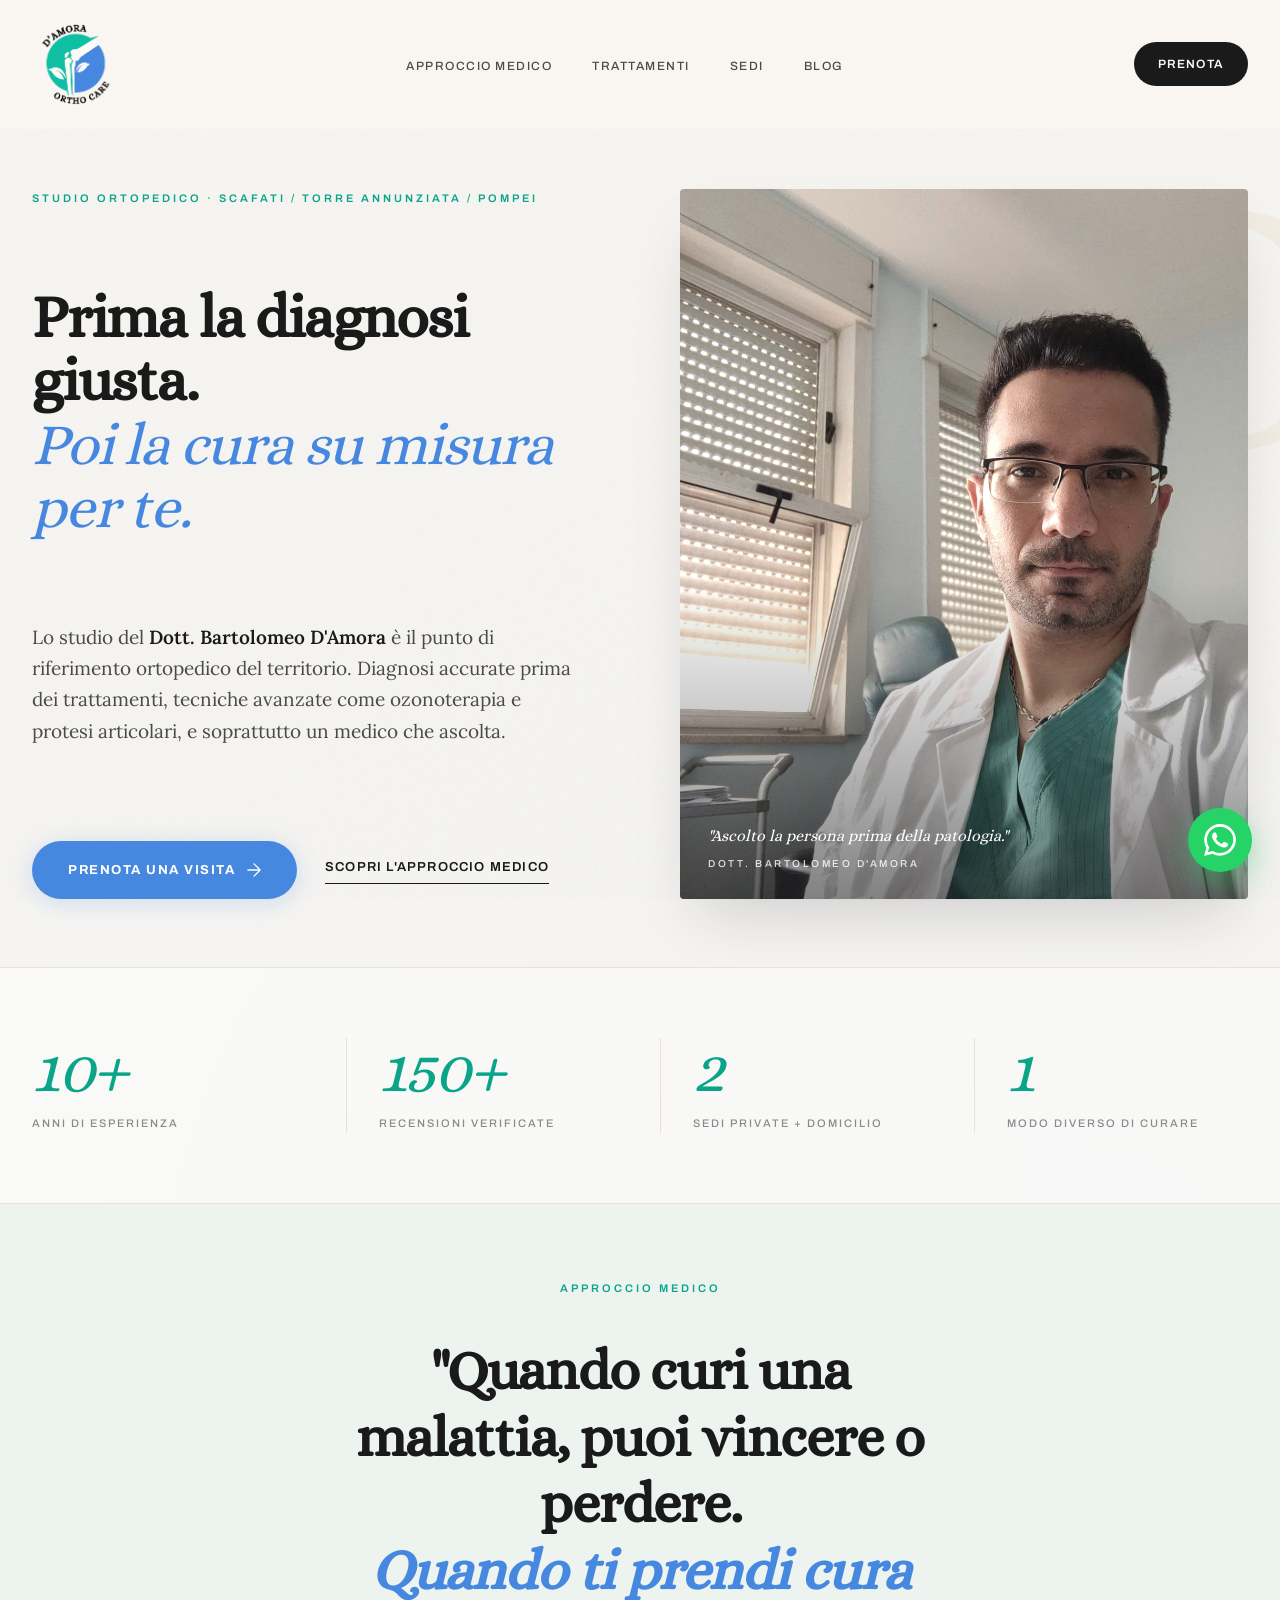
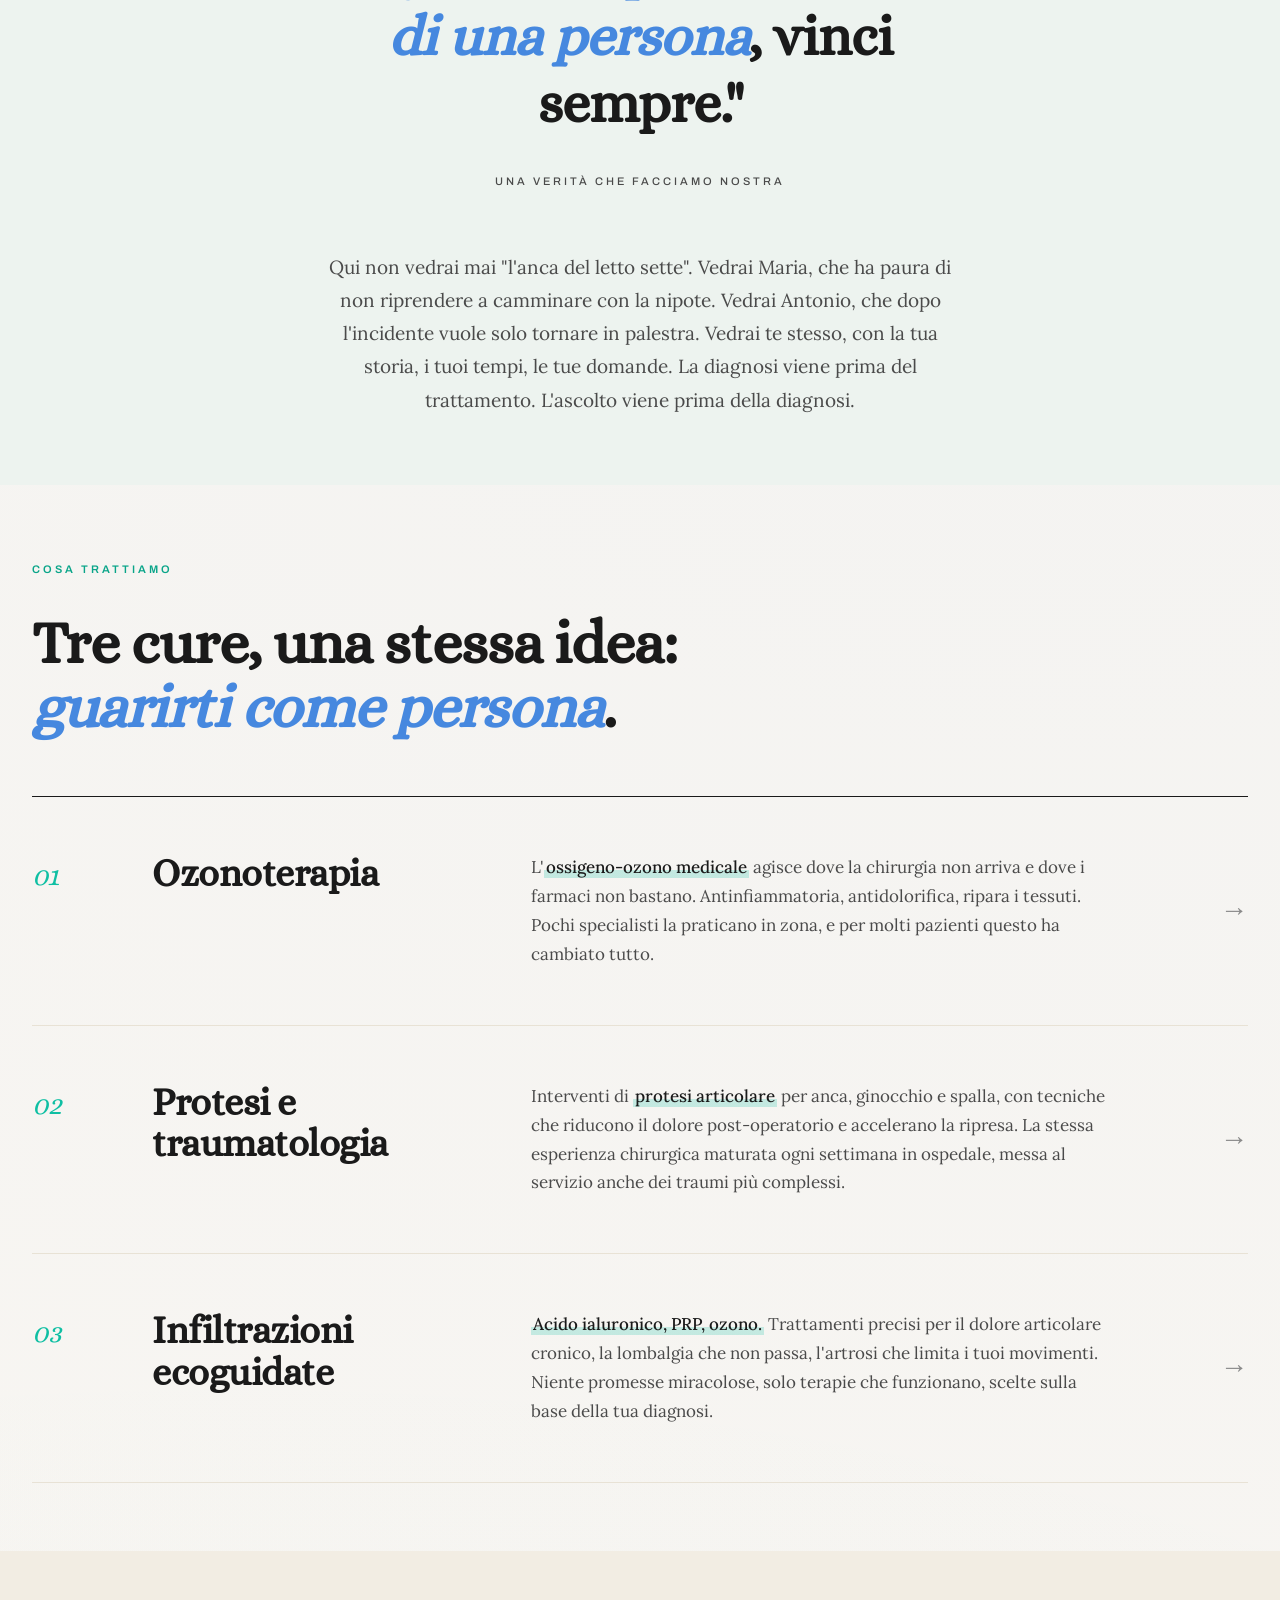
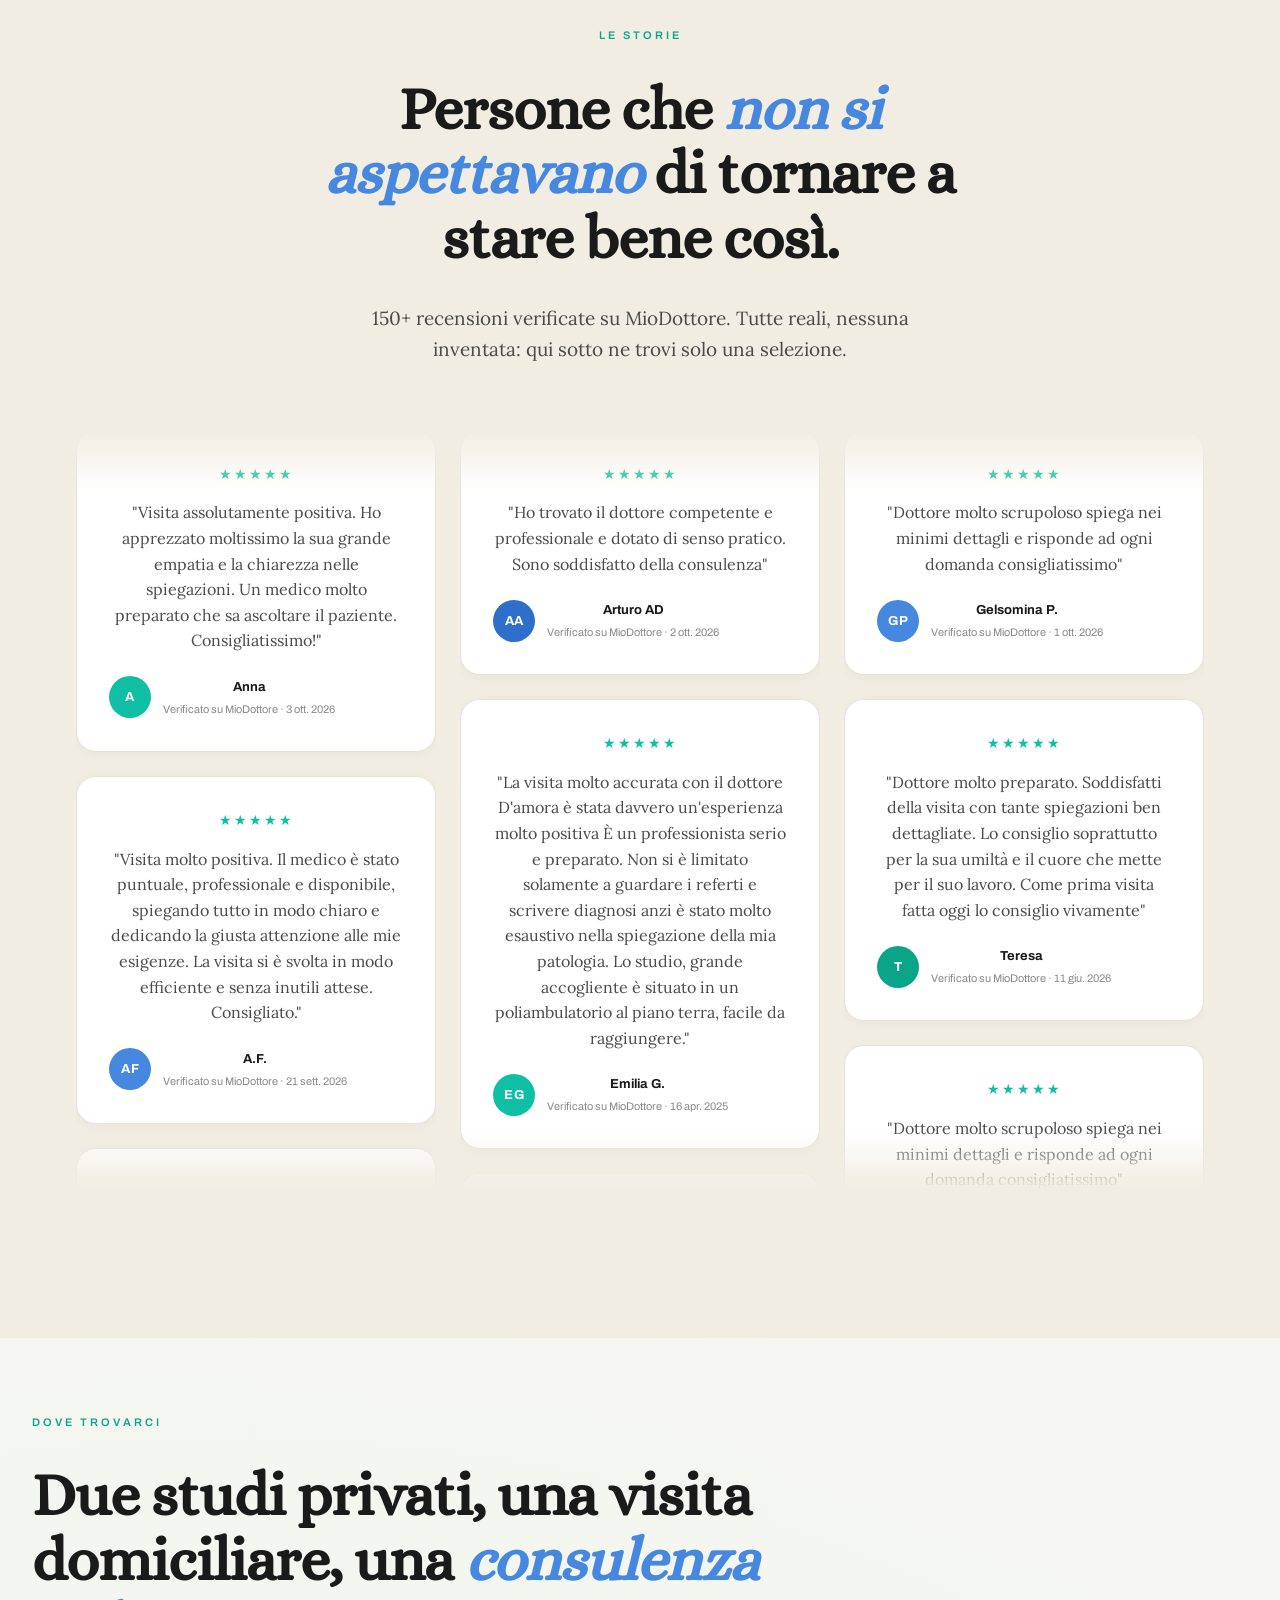
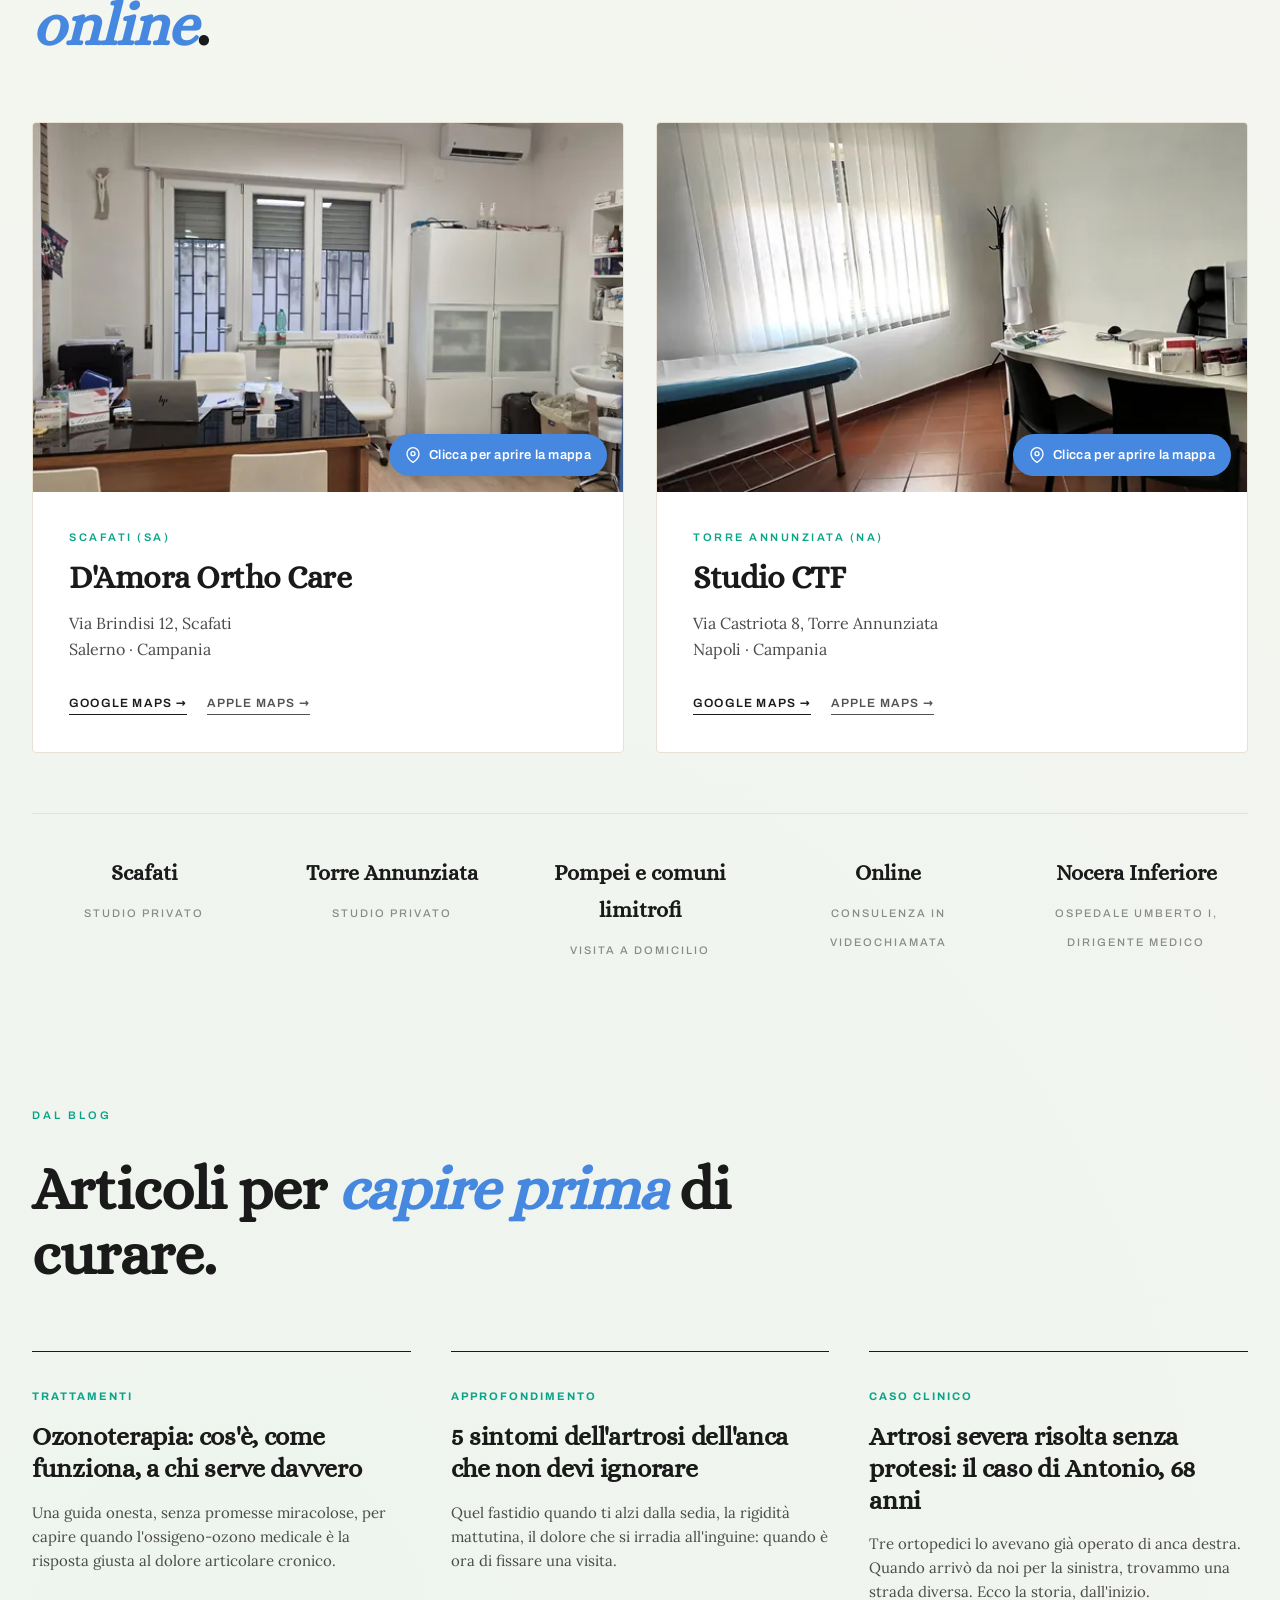
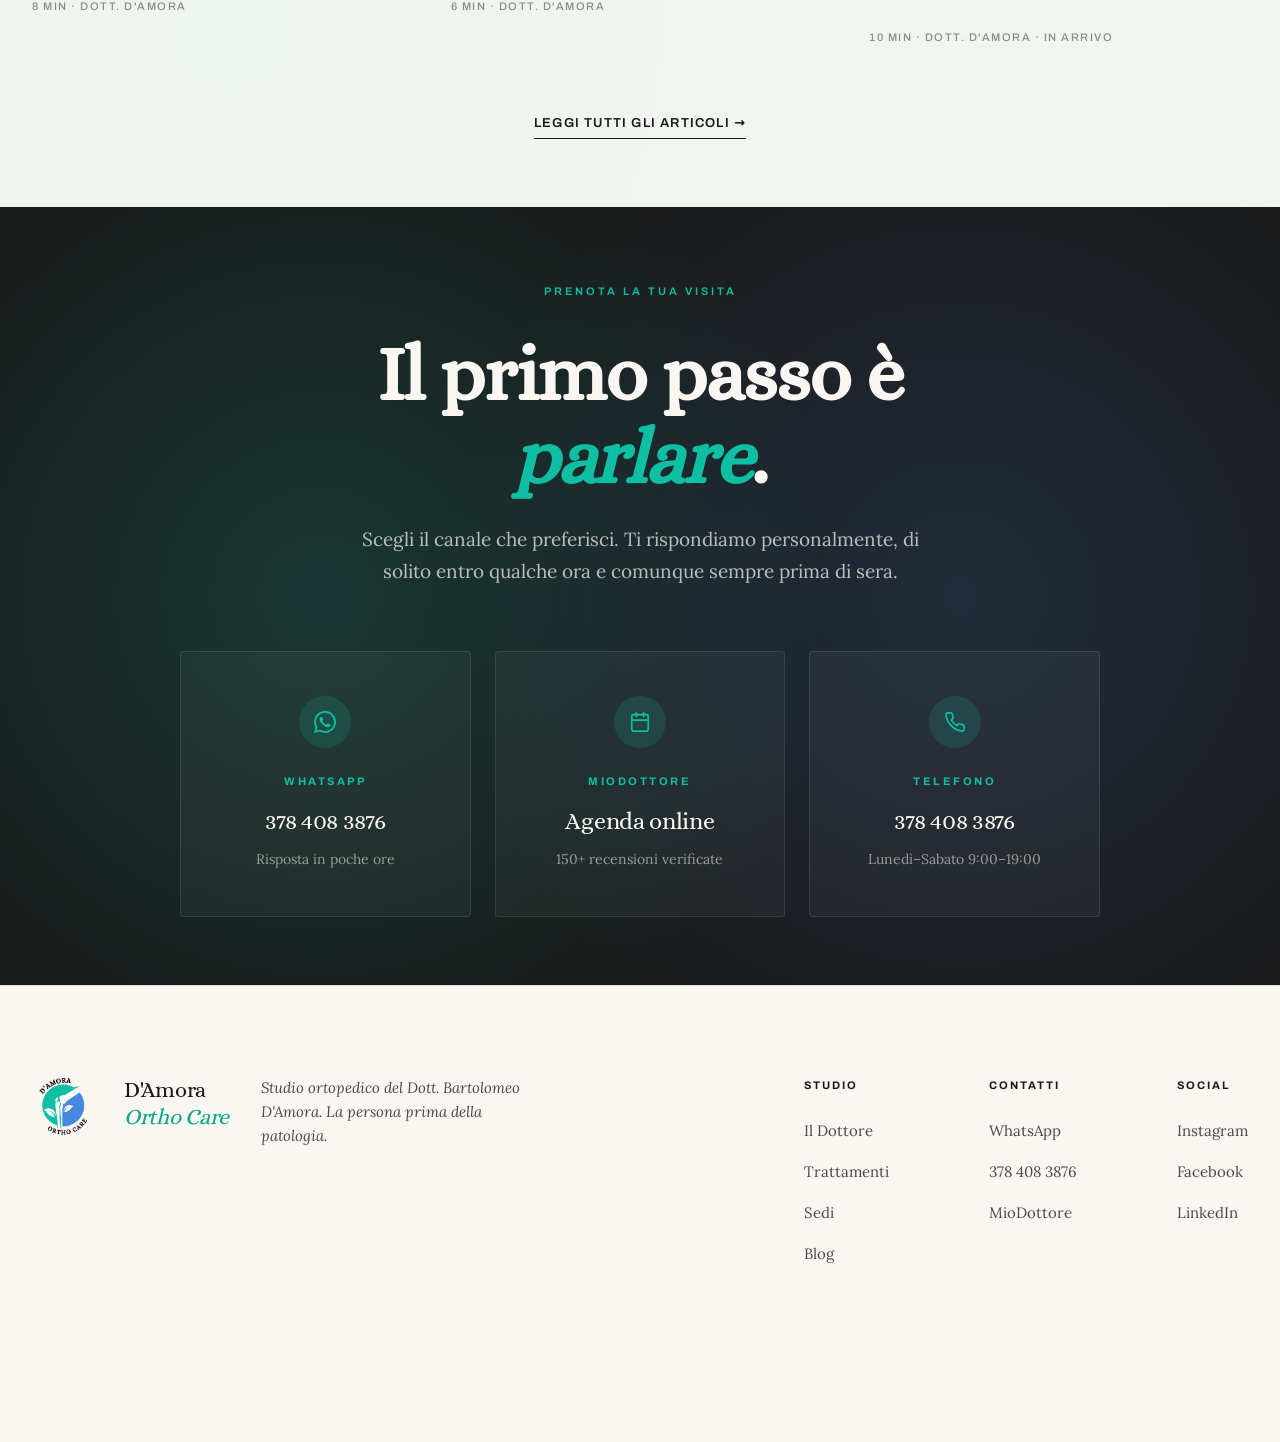
<file: index.html>
<!DOCTYPE html>
<html lang="it">
<head>
<meta charset="UTF-8">
<meta name="viewport" content="width=device-width, initial-scale=1.0">
<title>D'Amora Ortho Care - Studio Ortopedico Dott. Bartolomeo D'Amora</title>
<meta name="description" content="Studio ortopedico del Dott. Bartolomeo D'Amora. Ozonoterapia, protesi articolari, traumatologia, infiltrazioni. Scafati, Torre Annunziata, Pompei. Prima la diagnosi giusta, poi la cura su misura per te.">
<link rel="icon" type="image/png" href="assets/logo.png">
<link rel="apple-touch-icon" href="assets/logo.png">
<link rel="stylesheet" href="assets/fonts.css">
<link rel="stylesheet" href="assets/style.css">
</head>
<body>

<!-- =============== NAVIGATION =============== -->
<nav class="nav" id="nav">
  <div class="nav-inner">
    <a href="#" class="brand">
      <img src="assets/logo.png" alt="D'Amora Ortho Care">
    </a>
    <ul class="nav-links">
      <li><a href="#filosofia">Approccio Medico</a></li>
      <li><a href="#trattamenti">Trattamenti</a></li>
      <li><a href="#sedi">Sedi</a></li>
      <li><a href="blog/index.html">Blog</a></li>
    </ul>
    <a href="#prenota" class="nav-cta">Prenota</a>
  </div>
</nav>

<!-- =============== HERO =============== -->
<section class="hero">
  <div class="hero-mark" aria-hidden="true">D</div>
  <div class="container">
    <div class="hero-grid">
      <div class="hero-content">
        <div class="kicker">Studio Ortopedico · Scafati / Torre Annunziata / Pompei</div>
        <h1 class="hero-claim">Prima la diagnosi giusta.<br><em>Poi la cura su misura<br>per te.</em></h1>
        <p class="hero-intro">Lo studio del <strong>Dott. Bartolomeo D'Amora</strong> è il punto di riferimento ortopedico del territorio. Diagnosi accurate prima dei trattamenti, tecniche avanzate come ozonoterapia e protesi articolari, e soprattutto un medico che ascolta.</p>
        <div class="hero-actions">
          <a href="#prenota" class="btn-primary">
            Prenota una visita
            <svg width="14" height="14" viewBox="0 0 16 16" fill="none" aria-hidden="true">
              <path d="M1 8h14M15 8l-7-7M15 8l-7 7" stroke="currentColor" stroke-width="1.5" stroke-linecap="round" stroke-linejoin="round"/>
            </svg>
          </a>
          <a href="#filosofia" class="btn-secondary">Scopri l'approccio medico</a>
        </div>
      </div>
      <div class="hero-portrait">
        <img src="assets/dottore.png" alt="Dott. Bartolomeo D'Amora" loading="eager">
        <div class="hero-portrait-caption">
          "Ascolto la persona prima della patologia."
          <small>Dott. Bartolomeo D'Amora</small>
        </div>
      </div>
    </div>
  </div>
</section>

<!-- =============== NUMBERS =============== -->
<div class="numbers">
  <div class="container">
    <div class="numbers-grid">
      <div class="number-item">
        <div class="number-value"><em>10+</em></div>
        <div class="number-label">Anni di esperienza</div>
      </div>
      <div class="number-item">
        <div class="number-value"><em>150+</em></div>
        <div class="number-label">Recensioni verificate</div>
      </div>
      <div class="number-item">
        <div class="number-value"><em>2</em></div>
        <div class="number-label">Sedi private + domicilio</div>
      </div>
      <div class="number-item">
        <div class="number-value"><em>1</em></div>
        <div class="number-label">Modo diverso di curare</div>
      </div>
    </div>
  </div>
</div>

<!-- =============== FILOSOFIA =============== -->
<section class="filosofia" id="filosofia">
  <div class="container">
    <div class="kicker">Approccio Medico</div>
    <h2 class="filosofia-quote">"Quando curi una malattia, puoi vincere o perdere.<br><em>Quando ti prendi cura di una persona</em>, vinci sempre."</h2>
    <div class="filosofia-attr">una verità che facciamo nostra</div>
    <p class="filosofia-text">Qui non vedrai mai "l'anca del letto sette". Vedrai Maria, che ha paura di non riprendere a camminare con la nipote. Vedrai Antonio, che dopo l'incidente vuole solo tornare in palestra. Vedrai te stesso, con la tua storia, i tuoi tempi, le tue domande. La diagnosi viene prima del trattamento. L'ascolto viene prima della diagnosi.</p>
  </div>
</section>

<!-- =============== TRATTAMENTI =============== -->
<section id="trattamenti">
  <div class="container">
    <div class="kicker">Cosa trattiamo</div>
    <h2 class="section-title">Tre cure, una stessa idea: <em>guarirti come persona</em>.</h2>

    <div class="treatments-list">
      <a href="#prenota" class="treatment-item">
        <div class="treatment-num">01</div>
        <h3 class="treatment-title">Ozonoterapia</h3>
        <div class="treatment-desc">L'<strong>ossigeno-ozono medicale</strong> agisce dove la chirurgia non arriva e dove i farmaci non bastano. Antinfiammatoria, antidolorifica, ripara i tessuti. Pochi specialisti la praticano in zona, e per molti pazienti questo ha cambiato tutto.</div>
        <div class="treatment-arrow">→</div>
      </a>
      <a href="#prenota" class="treatment-item">
        <div class="treatment-num">02</div>
        <h3 class="treatment-title">Protesi e traumatologia</h3>
        <div class="treatment-desc">Interventi di <strong>protesi articolare</strong> per anca, ginocchio e spalla, con tecniche che riducono il dolore post-operatorio e accelerano la ripresa. La stessa esperienza chirurgica maturata ogni settimana in ospedale, messa al servizio anche dei traumi più complessi.</div>
        <div class="treatment-arrow">→</div>
      </a>
      <a href="#prenota" class="treatment-item">
        <div class="treatment-num">03</div>
        <h3 class="treatment-title">Infiltrazioni ecoguidate</h3>
        <div class="treatment-desc"><strong>Acido ialuronico, PRP, ozono.</strong> Trattamenti precisi per il dolore articolare cronico, la lombalgia che non passa, l'artrosi che limita i tuoi movimenti. Niente promesse miracolose, solo terapie che funzionano, scelte sulla base della tua diagnosi.</div>
        <div class="treatment-arrow">→</div>
      </a>
    </div>
  </div>
</section>

<!-- =============== TESTIMONIANZE V2 =============== -->
<section class="testimonials-v2">
  <div class="container center">
    <div class="kicker">Le storie</div>
    <h2 class="section-title">Persone che <em>non si aspettavano</em> di tornare a stare bene così.</h2>
    <p class="hero-intro" style="max-width: 560px; margin-left: auto; margin-right: auto;">150+ recensioni verificate su MioDottore. Tutte reali, nessuna inventata: qui sotto ne trovi solo una selezione.</p>

    <div class="testimonials-v2-grid">
      <div class="testimonial-column">
        <ul class="testimonial-track" style="--ttrack-duration: 32s; list-style: none; margin: 0; padding: 0;">
          <li class="testimonial-card-v2">
            <div class="testimonial-stars">★★★★★</div>
            <p>"Visita assolutamente positiva. Ho apprezzato moltissimo la sua grande empatia e la chiarezza nelle spiegazioni. Un medico molto preparato che sa ascoltare il paziente. Consigliatissimo!"</p>
            <div class="testimonial-card-v2-footer">
              <div class="testimonial-avatar-initials avatar-c1">A</div>
              <div>
                <div class="testimonial-card-v2-name">Anna</div>
                <div class="testimonial-card-v2-meta">Verificato su MioDottore · 3 ott. 2026</div>
              </div>
            </div>
          </li>
          <li class="testimonial-card-v2">
            <div class="testimonial-stars">★★★★★</div>
            <p>"Visita molto positiva. Il medico è stato puntuale, professionale e disponibile, spiegando tutto in modo chiaro e dedicando la giusta attenzione alle mie esigenze. La visita si è svolta in modo efficiente e senza inutili attese. Consigliato."</p>
            <div class="testimonial-card-v2-footer">
              <div class="testimonial-avatar-initials avatar-c2">AF</div>
              <div>
                <div class="testimonial-card-v2-name">A.F.</div>
                <div class="testimonial-card-v2-meta">Verificato su MioDottore · 21 sett. 2026</div>
              </div>
            </div>
          </li>
          <li class="testimonial-card-v2">
            <div class="testimonial-stars">★★★★★</div>
            <p>"Visita molto accurata spiegazioni esaustive molto empatico e rassicurante"</p>
            <div class="testimonial-card-v2-footer">
              <div class="testimonial-avatar-initials avatar-c3">L</div>
              <div>
                <div class="testimonial-card-v2-name">Liberato</div>
                <div class="testimonial-card-v2-meta">Verificato su MioDottore · 3 sett. 2026</div>
              </div>
            </div>
          </li>
          <!-- duplicato per il loop continuo -->
          <li class="testimonial-card-v2" aria-hidden="true">
            <div class="testimonial-stars">★★★★★</div>
            <p>"Visita assolutamente positiva. Ho apprezzato moltissimo la sua grande empatia e la chiarezza nelle spiegazioni. Un medico molto preparato che sa ascoltare il paziente. Consigliatissimo!"</p>
            <div class="testimonial-card-v2-footer">
              <div class="testimonial-avatar-initials avatar-c1">A</div>
              <div>
                <div class="testimonial-card-v2-name">Anna</div>
                <div class="testimonial-card-v2-meta">Verificato su MioDottore · 3 ott. 2026</div>
              </div>
            </div>
          </li>
          <li class="testimonial-card-v2" aria-hidden="true">
            <div class="testimonial-stars">★★★★★</div>
            <p>"Visita molto positiva. Il medico è stato puntuale, professionale e disponibile, spiegando tutto in modo chiaro e dedicando la giusta attenzione alle mie esigenze. La visita si è svolta in modo efficiente e senza inutili attese. Consigliato."</p>
            <div class="testimonial-card-v2-footer">
              <div class="testimonial-avatar-initials avatar-c2">AF</div>
              <div>
                <div class="testimonial-card-v2-name">A.F.</div>
                <div class="testimonial-card-v2-meta">Verificato su MioDottore · 21 sett. 2026</div>
              </div>
            </div>
          </li>
          <li class="testimonial-card-v2" aria-hidden="true">
            <div class="testimonial-stars">★★★★★</div>
            <p>"Visita molto accurata spiegazioni esaustive molto empatico e rassicurante"</p>
            <div class="testimonial-card-v2-footer">
              <div class="testimonial-avatar-initials avatar-c3">L</div>
              <div>
                <div class="testimonial-card-v2-name">Liberato</div>
                <div class="testimonial-card-v2-meta">Verificato su MioDottore · 3 sett. 2026</div>
              </div>
            </div>
          </li>
        </ul>
      </div>

      <div class="testimonial-column">
        <ul class="testimonial-track" style="--ttrack-duration: 26s; list-style: none; margin: 0; padding: 0;">
          <li class="testimonial-card-v2">
            <div class="testimonial-stars">★★★★★</div>
            <p>"Ho trovato il dottore competente e professionale e dotato di senso pratico. Sono soddisfatto della consulenza"</p>
            <div class="testimonial-card-v2-footer">
              <div class="testimonial-avatar-initials avatar-c4">AA</div>
              <div>
                <div class="testimonial-card-v2-name">Arturo AD</div>
                <div class="testimonial-card-v2-meta">Verificato su MioDottore · 2 ott. 2026</div>
              </div>
            </div>
          </li>
          <li class="testimonial-card-v2">
            <div class="testimonial-stars">★★★★★</div>
            <p>"La visita molto accurata con il dottore D'amora è stata davvero un'esperienza molto positiva È un professionista serio e preparato. Non si è limitato solamente a guardare i referti e scrivere diagnosi anzi è stato molto esaustivo nella spiegazione della mia patologia. Lo studio, grande accogliente è situato in un poliambulatorio al piano terra, facile da raggiungere."</p>
            <div class="testimonial-card-v2-footer">
              <div class="testimonial-avatar-initials avatar-c1">EG</div>
              <div>
                <div class="testimonial-card-v2-name">Emilia G.</div>
                <div class="testimonial-card-v2-meta">Verificato su MioDottore · 16 apr. 2025</div>
              </div>
            </div>
          </li>
          <!-- duplicato per il loop continuo -->
          <li class="testimonial-card-v2" aria-hidden="true">
            <div class="testimonial-stars">★★★★★</div>
            <p>"Ho trovato il dottore competente e professionale e dotato di senso pratico. Sono soddisfatto della consulenza"</p>
            <div class="testimonial-card-v2-footer">
              <div class="testimonial-avatar-initials avatar-c4">AA</div>
              <div>
                <div class="testimonial-card-v2-name">Arturo AD</div>
                <div class="testimonial-card-v2-meta">Verificato su MioDottore · 2 ott. 2026</div>
              </div>
            </div>
          </li>
          <li class="testimonial-card-v2" aria-hidden="true">
            <div class="testimonial-stars">★★★★★</div>
            <p>"La visita molto accurata con il dottore D'amora è stata davvero un'esperienza molto positiva È un professionista serio e preparato. Non si è limitato solamente a guardare i referti e scrivere diagnosi anzi è stato molto esaustivo nella spiegazione della mia patologia. Lo studio, grande accogliente è situato in un poliambulatorio al piano terra, facile da raggiungere."</p>
            <div class="testimonial-card-v2-footer">
              <div class="testimonial-avatar-initials avatar-c1">EG</div>
              <div>
                <div class="testimonial-card-v2-name">Emilia G.</div>
                <div class="testimonial-card-v2-meta">Verificato su MioDottore · 16 apr. 2025</div>
              </div>
            </div>
          </li>
        </ul>
      </div>

      <div class="testimonial-column">
        <ul class="testimonial-track" style="--ttrack-duration: 29s; list-style: none; margin: 0; padding: 0;">
          <li class="testimonial-card-v2">
            <div class="testimonial-stars">★★★★★</div>
            <p>"Dottore molto scrupoloso spiega nei minimi dettagli e risponde ad ogni domanda consigliatissimo"</p>
            <div class="testimonial-card-v2-footer">
              <div class="testimonial-avatar-initials avatar-c2">GP</div>
              <div>
                <div class="testimonial-card-v2-name">Gelsomina P.</div>
                <div class="testimonial-card-v2-meta">Verificato su MioDottore · 1 ott. 2026</div>
              </div>
            </div>
          </li>
          <li class="testimonial-card-v2">
            <div class="testimonial-stars">★★★★★</div>
            <p>"Dottore molto preparato. Soddisfatti della visita con tante spiegazioni ben dettagliate. Lo consiglio soprattutto per la sua umiltà e il cuore che mette per il suo lavoro. Come prima visita fatta oggi lo consiglio vivamente"</p>
            <div class="testimonial-card-v2-footer">
              <div class="testimonial-avatar-initials avatar-c3">T</div>
              <div>
                <div class="testimonial-card-v2-name">Teresa</div>
                <div class="testimonial-card-v2-meta">Verificato su MioDottore · 11 giu. 2026</div>
              </div>
            </div>
          </li>
          <!-- duplicato per il loop continuo -->
          <li class="testimonial-card-v2" aria-hidden="true">
            <div class="testimonial-stars">★★★★★</div>
            <p>"Dottore molto scrupoloso spiega nei minimi dettagli e risponde ad ogni domanda consigliatissimo"</p>
            <div class="testimonial-card-v2-footer">
              <div class="testimonial-avatar-initials avatar-c2">GP</div>
              <div>
                <div class="testimonial-card-v2-name">Gelsomina P.</div>
                <div class="testimonial-card-v2-meta">Verificato su MioDottore · 1 ott. 2026</div>
              </div>
            </div>
          </li>
          <li class="testimonial-card-v2" aria-hidden="true">
            <div class="testimonial-stars">★★★★★</div>
            <p>"Dottore molto preparato. Soddisfatti della visita con tante spiegazioni ben dettagliate. Lo consiglio soprattutto per la sua umiltà e il cuore che mette per il suo lavoro. Come prima visita fatta oggi lo consiglio vivamente"</p>
            <div class="testimonial-card-v2-footer">
              <div class="testimonial-avatar-initials avatar-c3">T</div>
              <div>
                <div class="testimonial-card-v2-name">Teresa</div>
                <div class="testimonial-card-v2-meta">Verificato su MioDottore · 11 giu. 2026</div>
              </div>
            </div>
          </li>
        </ul>
      </div>
    </div>

    <div class="testimonials-v2-cta">
      <a href="https://www.miodottore.it/bartolomeo-d-amora/ortopedico" class="btn-secondary" target="_blank" rel="noopener">Leggi tutte le 150+ recensioni →</a>
    </div>
  </div>
</section>

<!-- =============== SEDI =============== -->
<section id="sedi">
  <div class="container">
    <div class="kicker">Dove trovarci</div>
    <h2 class="section-title">Due studi privati, una visita domiciliare, una <em>consulenza online</em>.</h2>

    <div class="sedi-grid">
      <div class="sede-card">
        <div class="sede-map">
          <a class="sede-photo" href="https://www.google.com/maps/search/?api=1&query=Via+Brindisi+12+Scafati" target="_blank" rel="noopener" aria-label="Come arrivare a Scafati: apri Google Maps">
          <picture>
            <source type="image/webp" srcset="assets/sedi/sede-scafati-640.webp 640w, assets/sedi/sede-scafati-1200.webp 1200w" sizes="(max-width: 800px) 100vw, 560px">
            <img src="assets/sedi/sede-scafati-1200.jpg" srcset="assets/sedi/sede-scafati-640.jpg 640w, assets/sedi/sede-scafati-1200.jpg 1200w" sizes="(max-width: 800px) 100vw, 560px" width="1200" height="675" loading="lazy" alt="Studio di Scafati, Via Brindisi 12: scrivania per le visite davanti a una finestra luminosa, con armadio e lavandino.">
          </picture>
          <span class="sede-photo-hint" aria-hidden="true"><svg width="16" height="16" viewBox="0 0 24 24" fill="none" stroke="currentColor" stroke-width="2" stroke-linecap="round" stroke-linejoin="round"><path d="M21 10c0 7-9 13-9 13s-9-6-9-13a9 9 0 0118 0z"/><circle cx="12" cy="10" r="3"/></svg>Clicca per aprire la mappa</span>
        </a>
        </div>
        <div class="sede-content">
          <div class="sede-city">Scafati (SA)</div>
          <h3 class="sede-name">D'Amora Ortho Care</h3>
          <p class="sede-address">Via Brindisi 12, Scafati<br>Salerno · Campania</p>
          <a href="https://www.google.com/maps/search/?api=1&query=Via+Brindisi+12+Scafati" target="_blank" rel="noopener" class="sede-link">Google Maps →</a><a href="https://maps.apple.com/?q=Via+Brindisi+12+Scafati" target="_blank" rel="noopener" class="sede-link sede-link-alt">Apple Maps →</a>
        </div>
      </div>

      <div class="sede-card">
        <div class="sede-map">
          <a class="sede-photo" href="https://www.google.com/maps/search/?api=1&query=Via+Castriota+8+Torre+Annunziata" target="_blank" rel="noopener" aria-label="Come arrivare a Torre Annunziata: apri Google Maps">
          <picture>
            <source type="image/webp" srcset="assets/sedi/sede-torre-annunziata-640.webp 640w, assets/sedi/sede-torre-annunziata-1200.webp 1200w" sizes="(max-width: 800px) 100vw, 560px">
            <img src="assets/sedi/sede-torre-annunziata-1200.jpg" srcset="assets/sedi/sede-torre-annunziata-640.jpg 640w, assets/sedi/sede-torre-annunziata-1200.jpg 1200w" sizes="(max-width: 800px) 100vw, 560px" width="1200" height="675" loading="lazy" alt="Studio di Torre Annunziata, Via Castriota 8: ambulatorio con lettino per le visite e scrivania del dottore.">
          </picture>
          <span class="sede-photo-hint" aria-hidden="true"><svg width="16" height="16" viewBox="0 0 24 24" fill="none" stroke="currentColor" stroke-width="2" stroke-linecap="round" stroke-linejoin="round"><path d="M21 10c0 7-9 13-9 13s-9-6-9-13a9 9 0 0118 0z"/><circle cx="12" cy="10" r="3"/></svg>Clicca per aprire la mappa</span>
        </a>
        </div>
        <div class="sede-content">
          <div class="sede-city">Torre Annunziata (NA)</div>
          <h3 class="sede-name">Studio CTF</h3>
          <p class="sede-address">Via Castriota 8, Torre Annunziata<br>Napoli · Campania</p>
          <a href="https://www.google.com/maps/search/?api=1&query=Via+Castriota+8+Torre+Annunziata" target="_blank" rel="noopener" class="sede-link">Google Maps →</a><a href="https://maps.apple.com/?q=Via+Castriota+8+Torre+Annunziata" target="_blank" rel="noopener" class="sede-link sede-link-alt">Apple Maps →</a>
        </div>
      </div>
    </div>

    <div class="sedi-extra">
      <div class="sedi-extra-item">
        <strong>Scafati</strong>
        <span>Studio privato</span>
      </div>
      <div class="sedi-extra-item">
        <strong>Torre Annunziata</strong>
        <span>Studio privato</span>
      </div>
      <div class="sedi-extra-item">
        <strong>Pompei e comuni limitrofi</strong>
        <span>Visita a domicilio</span>
      </div>
      <div class="sedi-extra-item">
        <strong>Online</strong>
        <span>Consulenza in videochiamata</span>
      </div>
      <div class="sedi-extra-item">
        <strong>Nocera Inferiore</strong>
        <span>Ospedale Umberto I,<br>dirigente medico</span>
      </div>
    </div>
  </div>
</section>

<!-- =============== BLOG =============== -->
<section id="blog">
  <div class="container">
    <div class="kicker">Dal blog</div>
    <h2 class="section-title">Articoli per <em>capire prima</em> di curare.</h2>

    <div class="blog-grid">
      <a href="blog/ozonoterapia-cosa-e-come-funziona.html" class="blog-card">
        <div class="blog-tag">Trattamenti</div>
        <h3 class="blog-title">Ozonoterapia: cos'è, come funziona, a chi serve davvero</h3>
        <p class="blog-excerpt">Una guida onesta, senza promesse miracolose, per capire quando l'ossigeno-ozono medicale è la risposta giusta al dolore articolare cronico.</p>
        <div class="blog-meta">8 min · Dott. D'Amora</div>
      </a>
      <a href="blog/5-sintomi-artrosi-anca-non-ignorare.html" class="blog-card">
        <div class="blog-tag">Approfondimento</div>
        <h3 class="blog-title">5 sintomi dell'artrosi dell'anca che non devi ignorare</h3>
        <p class="blog-excerpt">Quel fastidio quando ti alzi dalla sedia, la rigidità mattutina, il dolore che si irradia all'inguine: quando è ora di fissare una visita.</p>
        <div class="blog-meta">6 min · Dott. D'Amora</div>
      </a>
      <a href="blog/index.html" class="blog-card">
        <div class="blog-tag">Caso clinico</div>
        <h3 class="blog-title">Artrosi severa risolta senza protesi: il caso di Antonio, 68 anni</h3>
        <p class="blog-excerpt">Tre ortopedici lo avevano già operato di anca destra. Quando arrivò da noi per la sinistra, trovammo una strada diversa. Ecco la storia, dall'inizio.</p>
        <div class="blog-meta">10 min · Dott. D'Amora · in arrivo</div>
      </a>
    </div>

    <div class="blog-cta">
      <a href="blog/index.html" class="btn-secondary">Leggi tutti gli articoli →</a>
    </div>
  </div>
</section>

<!-- =============== PRENOTA =============== -->
<section class="prenota" id="prenota">
  <div class="container">
    <div class="kicker">Prenota la tua visita</div>
    <h2 class="prenota-title">Il primo passo è <em>parlare</em>.</h2>
    <p class="prenota-sub">Scegli il canale che preferisci. Ti rispondiamo personalmente, di solito entro qualche ora e comunque sempre prima di sera.</p>

    <div class="contact-options">
      <a href="https://wa.me/393784083876" class="contact-option" target="_blank" rel="noopener">
        <div class="contact-icon">
          <svg width="22" height="22" viewBox="0 0 24 24" fill="currentColor" aria-hidden="true"><path d="M17.472 14.382c-.297-.149-1.758-.867-2.03-.967-.273-.099-.471-.148-.67.15-.197.297-.767.966-.94 1.164-.173.199-.347.223-.644.075-.297-.15-1.255-.463-2.39-1.475-.883-.788-1.48-1.761-1.653-2.059-.173-.297-.018-.458.13-.606.134-.133.298-.347.446-.52.149-.174.198-.298.298-.497.099-.198.05-.371-.025-.52-.075-.149-.669-1.612-.916-2.207-.242-.579-.487-.5-.669-.51-.173-.008-.371-.01-.57-.01-.198 0-.52.074-.792.372-.272.297-1.04 1.016-1.04 2.479 0 1.462 1.065 2.875 1.213 3.074.149.198 2.096 3.2 5.077 4.487.709.306 1.262.489 1.694.625.712.227 1.36.195 1.871.118.571-.085 1.758-.719 2.006-1.413.248-.694.248-1.289.173-1.413-.074-.124-.272-.198-.57-.347m-5.421 7.403h-.004a9.87 9.87 0 01-5.031-1.378l-.361-.214-3.741.982.998-3.648-.235-.374a9.86 9.86 0 01-1.51-5.26c.001-5.45 4.436-9.884 9.888-9.884 2.64 0 5.122 1.03 6.988 2.898a9.825 9.825 0 012.893 6.994c-.003 5.45-4.437 9.884-9.885 9.884m8.413-18.297A11.815 11.815 0 0012.05 0C5.495 0 .16 5.335.157 11.892c0 2.096.547 4.142 1.588 5.945L.057 24l6.305-1.654a11.882 11.882 0 005.683 1.448h.005c6.554 0 11.89-5.335 11.893-11.893a11.821 11.821 0 00-3.48-8.413"/></svg>
        </div>
        <div class="contact-label">WhatsApp</div>
        <div class="contact-value">378 408 3876</div>
        <div class="contact-meta">Risposta in poche ore</div>
      </a>

      <a href="https://www.miodottore.it/bartolomeo-d-amora/ortopedico" class="contact-option" target="_blank" rel="noopener">
        <div class="contact-icon">
          <svg width="22" height="22" viewBox="0 0 24 24" fill="none" stroke="currentColor" stroke-width="1.8" stroke-linecap="round" stroke-linejoin="round" aria-hidden="true"><rect x="3" y="4" width="18" height="18" rx="2"/><line x1="16" y1="2" x2="16" y2="6"/><line x1="8" y1="2" x2="8" y2="6"/><line x1="3" y1="10" x2="21" y2="10"/></svg>
        </div>
        <div class="contact-label">MioDottore</div>
        <div class="contact-value">Agenda online</div>
        <div class="contact-meta">150+ recensioni verificate</div>
      </a>

      <a href="tel:+393784083876" class="contact-option">
        <div class="contact-icon">
          <svg width="22" height="22" viewBox="0 0 24 24" fill="none" stroke="currentColor" stroke-width="1.8" stroke-linecap="round" stroke-linejoin="round" aria-hidden="true"><path d="M22 16.92v3a2 2 0 01-2.18 2 19.79 19.79 0 01-8.63-3.07 19.5 19.5 0 01-6-6 19.79 19.79 0 01-3.07-8.67A2 2 0 014.11 2h3a2 2 0 012 1.72c.127.96.361 1.903.7 2.81a2 2 0 01-.45 2.11L8.09 9.91a16 16 0 006 6l1.27-1.27a2 2 0 012.11-.45c.907.339 1.85.573 2.81.7A2 2 0 0122 16.92z"/></svg>
        </div>
        <div class="contact-label">Telefono</div>
        <div class="contact-value">378 408 3876</div>
        <div class="contact-meta">Lunedì–Sabato 9:00–19:00</div>
      </a>
    </div>
  </div>
</section>

<!-- =============== FOOTER =============== -->
<footer>
  <div class="container">
    <div class="footer-grid">
      <div class="footer-brand-col">
        <div class="footer-brand-row">
          <img src="assets/logo.png" alt="D'Amora Ortho Care">
          <div class="footer-brand">D'Amora<br><em>Ortho Care</em></div>
          <p class="footer-tagline">Studio ortopedico del Dott. Bartolomeo D'Amora. La persona prima della patologia.</p>
        </div>
      </div>
      <div class="footer-nav">
        <div class="footer-col">
          <h4>Studio</h4>
          <ul>
            <li><a href="#">Il Dottore</a></li>
            <li><a href="#trattamenti">Trattamenti</a></li>
            <li><a href="#sedi">Sedi</a></li>
            <li><a href="blog/index.html">Blog</a></li>
          </ul>
        </div>
        <div class="footer-col">
          <h4>Contatti</h4>
          <ul>
            <li><a href="https://wa.me/393784083876">WhatsApp</a></li>
            <li><a href="tel:+393784083876">378 408 3876</a></li>
            <li><a href="https://www.miodottore.it/bartolomeo-d-amora/ortopedico">MioDottore</a></li>
          </ul>
        </div>
        <div class="footer-col">
          <h4>Social</h4>
          <ul>
            <li><a href="https://instagram.com/ortopedico_damora">Instagram</a></li>
            <li><a href="https://www.facebook.com/people/DAmora-Ortho-Care/61564949987445/" target="_blank" rel="noopener">Facebook</a></li>
            <li><a href="https://linkedin.com/in/bartolomeo-d-amora-4a7528174">LinkedIn</a></li>
          </ul>
        </div>
      </div>
    </div>
    <div class="footer-bottom">
      <div>© 2026 Dott. Bartolomeo D'Amora · Tutti i diritti riservati</div>
      <div class="footer-legal">
        <a href="#">Privacy</a>
        <a href="#">Cookie</a>
        <a href="#">Note legali</a>
      </div>
    </div>
  </div>
</footer>

<!-- =============== WHATSAPP FLOATING =============== -->
<a href="https://wa.me/393784083876" class="whatsapp-float" aria-label="Contattaci su WhatsApp" target="_blank" rel="noopener">
  <svg width="32" height="32" viewBox="0 0 24 24" fill="white" aria-hidden="true"><path d="M17.472 14.382c-.297-.149-1.758-.867-2.03-.967-.273-.099-.471-.148-.67.15-.197.297-.767.966-.94 1.164-.173.199-.347.223-.644.075-.297-.15-1.255-.463-2.39-1.475-.883-.788-1.48-1.761-1.653-2.059-.173-.297-.018-.458.13-.606.134-.133.298-.347.446-.52.149-.174.198-.298.298-.497.099-.198.05-.371-.025-.52-.075-.149-.669-1.612-.916-2.207-.242-.579-.487-.5-.669-.51-.173-.008-.371-.01-.57-.01-.198 0-.52.074-.792.372-.272.297-1.04 1.016-1.04 2.479 0 1.462 1.065 2.875 1.213 3.074.149.198 2.096 3.2 5.077 4.487.709.306 1.262.489 1.694.625.712.227 1.36.195 1.871.118.571-.085 1.758-.719 2.006-1.413.248-.694.248-1.289.173-1.413-.074-.124-.272-.198-.57-.347m-5.421 7.403h-.004a9.87 9.87 0 01-5.031-1.378l-.361-.214-3.741.982.998-3.648-.235-.374a9.86 9.86 0 01-1.51-5.26c.001-5.45 4.436-9.884 9.888-9.884 2.64 0 5.122 1.03 6.988 2.898a9.825 9.825 0 012.893 6.994c-.003 5.45-4.437 9.884-9.885 9.884m8.413-18.297A11.815 11.815 0 0012.05 0C5.495 0 .16 5.335.157 11.892c0 2.096.547 4.142 1.588 5.945L.057 24l6.305-1.654a11.882 11.882 0 005.683 1.448h.005c6.554 0 11.89-5.335 11.893-11.893a11.821 11.821 0 00-3.48-8.413"/></svg>
  <span class="whatsapp-tooltip">Scrivici su WhatsApp</span>
</a>

<script>
(function() {
  // --- Sticky nav border on scroll ---
  const nav = document.getElementById('nav');
  const onScroll = () => {
    if (window.scrollY > 24) nav.classList.add('scrolled');
    else nav.classList.remove('scrolled');
  };
  window.addEventListener('scroll', onScroll, { passive: true });
  onScroll();

  // --- Scroll fade-up animation ---
  const animatedElements = document.querySelectorAll(
    '.hero-content > *, .hero-portrait, .number-item, .filosofia > .container > *, ' +
    '#trattamenti > .container > *, .treatment-item, ' +
    '.testimonials-v2 > .container > *, ' +
    '#sedi > .container > *, .sede-card, .sedi-extra-item, ' +
    '#blog > .container > *, .blog-card, ' +
    '.prenota > .container > *, .contact-option, ' +
    'footer > .container > *'
  );

  const fadeUpDelayCounters = new Map();
  animatedElements.forEach((el) => {
    el.classList.add('fade-up');
    const parent = el.parentElement;
    const localIndex = fadeUpDelayCounters.get(parent) || 0;
    fadeUpDelayCounters.set(parent, localIndex + 1);
    el.style.transitionDelay = `${Math.min(localIndex * 70, 360)}ms`;
  });

  if ('IntersectionObserver' in window) {
    const observer = new IntersectionObserver((entries) => {
      entries.forEach(entry => {
        if (entry.isIntersecting) {
          entry.target.classList.add('in-view');
          observer.unobserve(entry.target);
        }
      });
    }, { threshold: 0.12, rootMargin: '0px 0px -60px 0px' });

    animatedElements.forEach(el => observer.observe(el));
  } else {
    animatedElements.forEach(el => el.classList.add('in-view'));
  }

  // --- Hide WhatsApp float near the footer (avoids overlapping footer links) ---
  const waFloat = document.querySelector('.whatsapp-float');
  const footerEl = document.querySelector('footer');
  if (waFloat && footerEl && 'IntersectionObserver' in window) {
    const footerObserver = new IntersectionObserver((entries) => {
      entries.forEach(entry => waFloat.classList.toggle('whatsapp-hide', entry.isIntersecting));
    }, { threshold: 0.01 });
    footerObserver.observe(footerEl);
  }
})();
</script>
</body>
</html>
</file>
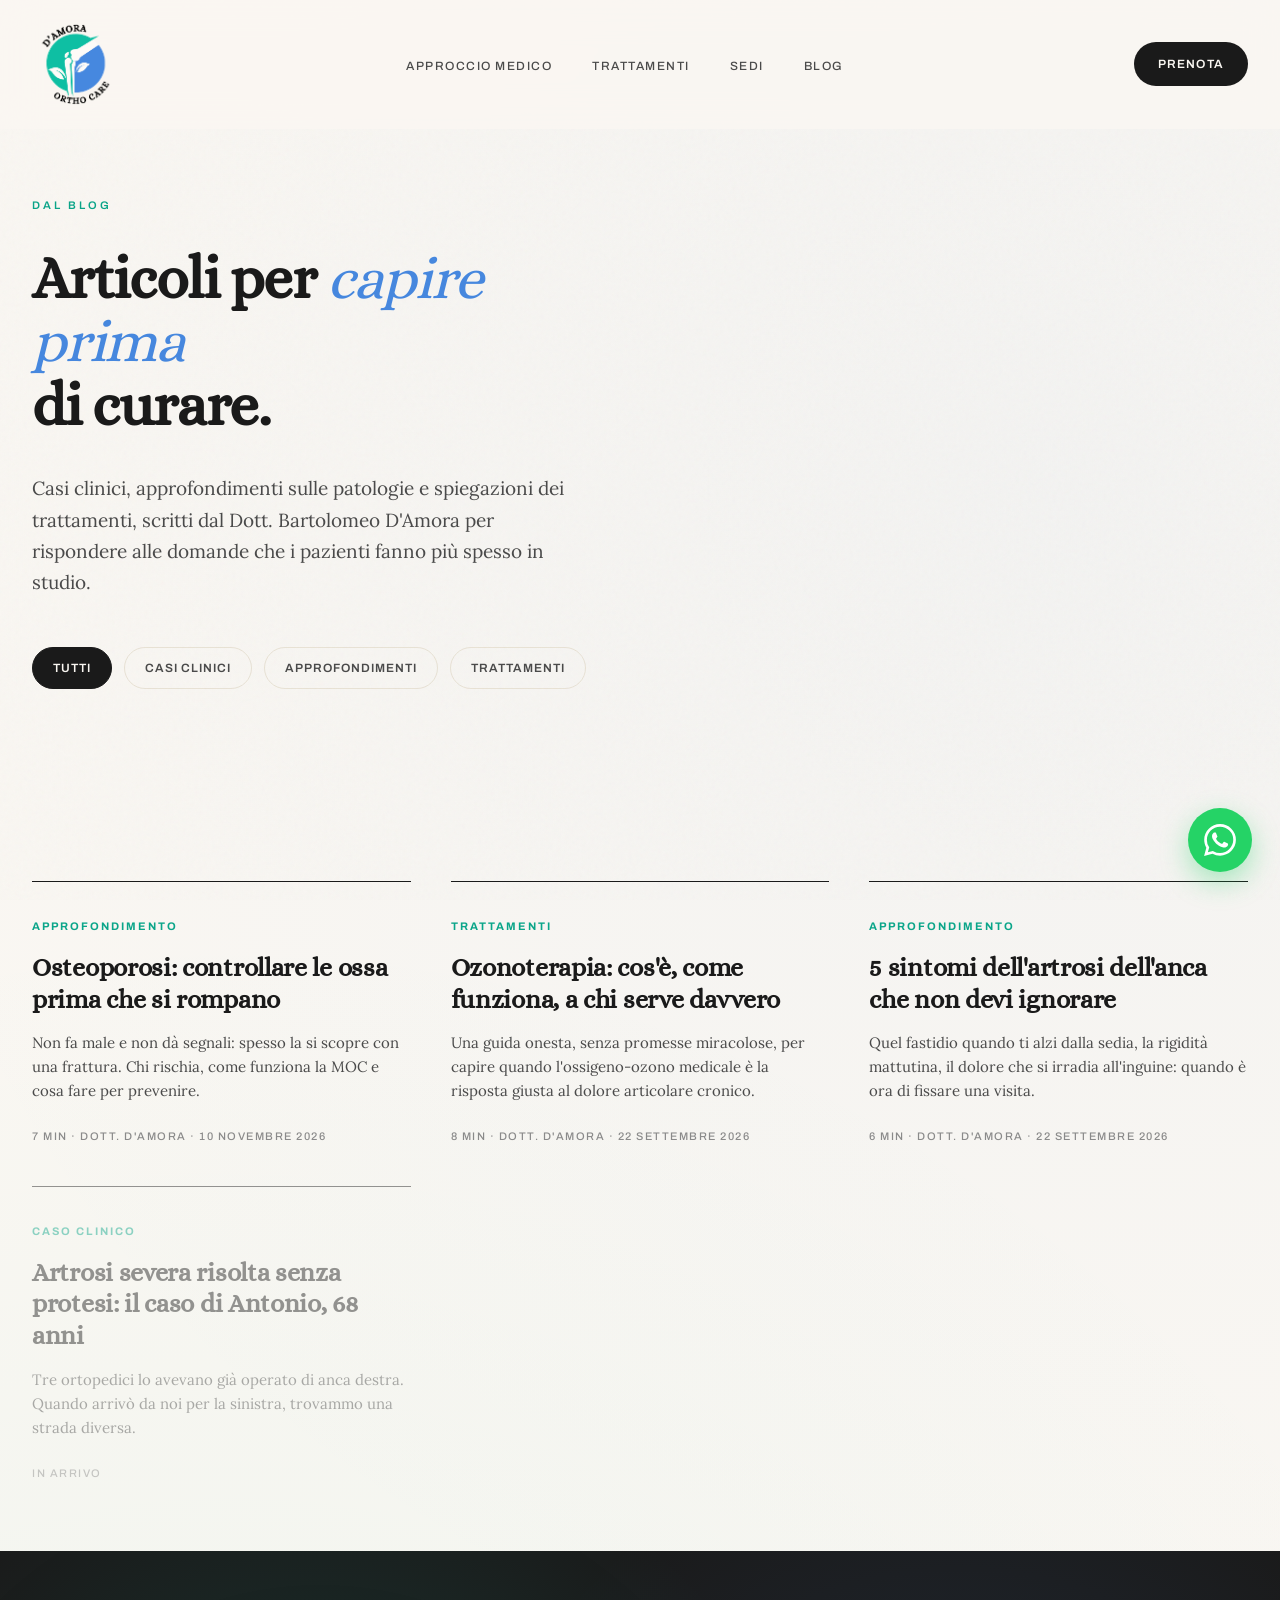
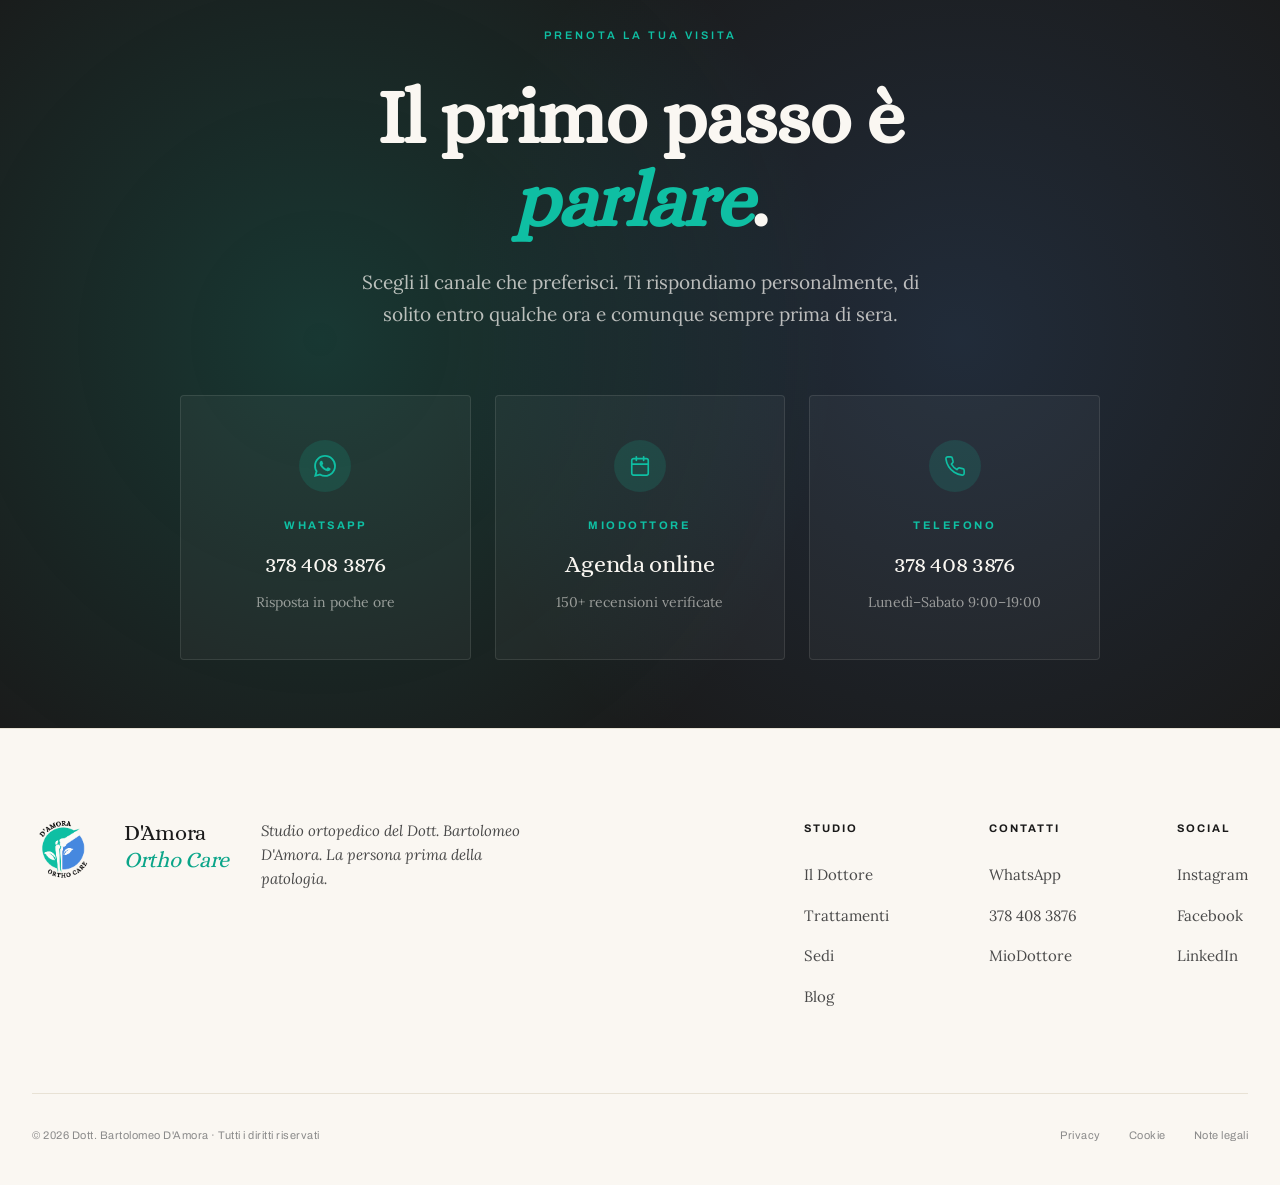
<file: blog/index.html>
<!DOCTYPE html>
<html lang="it">
<head>
<meta charset="UTF-8">
<meta name="viewport" content="width=device-width, initial-scale=1.0">
<title>Blog - D'Amora Ortho Care</title>
<meta name="description" content="Articoli su ozonoterapia, artrosi, lombalgia e cura ortopedica, scritti dal Dott. Bartolomeo D'Amora. Casi clinici, approfondimenti e trattamenti spiegati in modo semplice.">
<link rel="icon" type="image/png" href="../assets/logo.png">
<link rel="apple-touch-icon" href="../assets/logo.png">
<link rel="stylesheet" href="../assets/fonts.css">
<link rel="stylesheet" href="../assets/style.css">
</head>
<body>

<!-- =============== NAVIGATION =============== -->
<nav class="nav" id="nav">
  <div class="nav-inner">
    <a href="../index.html" class="brand">
      <img src="../assets/logo.png" alt="D'Amora Ortho Care">
    </a>
    <ul class="nav-links">
      <li><a href="../index.html#filosofia">Approccio Medico</a></li>
      <li><a href="../index.html#trattamenti">Trattamenti</a></li>
      <li><a href="../index.html#sedi">Sedi</a></li>
      <li><a href="index.html">Blog</a></li>
    </ul>
    <a href="../index.html#prenota" class="nav-cta">Prenota</a>
  </div>
</nav>

<!-- =============== HERO BLOG =============== -->
<section class="hero" style="padding-bottom: 60px;">
  <div class="container">
    <div class="kicker">Dal blog</div>
    <h1 class="hero-claim" style="max-width: 14ch;">Articoli per <em>capire prima</em><br>di curare.</h1>
    <p class="hero-intro">Casi clinici, approfondimenti sulle patologie e spiegazioni dei trattamenti, scritti dal Dott. Bartolomeo D'Amora per rispondere alle domande che i pazienti fanno più spesso in studio.</p>

    <div class="blog-filter">
      <a href="index.html" class="active">Tutti</a>
      <a href="index.html">Casi clinici</a>
      <a href="index.html">Approfondimenti</a>
      <a href="index.html">Trattamenti</a>
    </div>
  </div>
</section>

<!-- =============== LISTA ARTICOLI =============== -->
<section>
  <div class="container">
    <div class="blog-index-grid">
      <a href="osteoporosi-prevenzione-fratture-moc.html" class="blog-card">
        <div class="blog-tag">Approfondimento</div>
        <h3 class="blog-title">Osteoporosi: controllare le ossa prima che si rompano</h3>
        <p class="blog-excerpt">Non fa male e non dà segnali: spesso la si scopre con una frattura. Chi rischia, come funziona la MOC e cosa fare per prevenire.</p>
        <div class="blog-meta">7 min · Dott. D'Amora · 10 novembre 2026</div>
      </a>
      <a href="ozonoterapia-cosa-e-come-funziona.html" class="blog-card">
        <div class="blog-tag">Trattamenti</div>
        <h3 class="blog-title">Ozonoterapia: cos'è, come funziona, a chi serve davvero</h3>
        <p class="blog-excerpt">Una guida onesta, senza promesse miracolose, per capire quando l'ossigeno-ozono medicale è la risposta giusta al dolore articolare cronico.</p>
        <div class="blog-meta">8 min · Dott. D'Amora · 22 settembre 2026</div>
      </a>
      <a href="5-sintomi-artrosi-anca-non-ignorare.html" class="blog-card">
        <div class="blog-tag">Approfondimento</div>
        <h3 class="blog-title">5 sintomi dell'artrosi dell'anca che non devi ignorare</h3>
        <p class="blog-excerpt">Quel fastidio quando ti alzi dalla sedia, la rigidità mattutina, il dolore che si irradia all'inguine: quando è ora di fissare una visita.</p>
        <div class="blog-meta">6 min · Dott. D'Amora · 22 settembre 2026</div>
      </a>
      <div class="blog-card" style="opacity: 0.45; cursor: default;">
        <div class="blog-tag">Caso clinico</div>
        <h3 class="blog-title">Artrosi severa risolta senza protesi: il caso di Antonio, 68 anni</h3>
        <p class="blog-excerpt">Tre ortopedici lo avevano già operato di anca destra. Quando arrivò da noi per la sinistra, trovammo una strada diversa.</p>
        <div class="blog-meta">In arrivo</div>
      </div>
    </div>
  </div>
</section>

<!-- =============== PRENOTA (dark) =============== -->
<section class="prenota" id="prenota">
  <div class="container">
    <div class="kicker">Prenota la tua visita</div>
    <h2 class="prenota-title">Il primo passo è <em>parlare</em>.</h2>
    <p class="prenota-sub">Scegli il canale che preferisci. Ti rispondiamo personalmente, di solito entro qualche ora e comunque sempre prima di sera.</p>
    <div class="contact-options">
      <a href="https://wa.me/393784083876" class="contact-option" target="_blank" rel="noopener">
        <div class="contact-icon">
          <svg width="22" height="22" viewBox="0 0 24 24" fill="currentColor" aria-hidden="true"><path d="M17.472 14.382c-.297-.149-1.758-.867-2.03-.967-.273-.099-.471-.148-.67.15-.197.297-.767.966-.94 1.164-.173.199-.347.223-.644.075-.297-.15-1.255-.463-2.39-1.475-.883-.788-1.48-1.761-1.653-2.059-.173-.297-.018-.458.13-.606.134-.133.298-.347.446-.52.149-.174.198-.298.298-.497.099-.198.05-.371-.025-.52-.075-.149-.669-1.612-.916-2.207-.242-.579-.487-.5-.669-.51-.173-.008-.371-.01-.57-.01-.198 0-.52.074-.792.372-.272.297-1.04 1.016-1.04 2.479 0 1.462 1.065 2.875 1.213 3.074.149.198 2.096 3.2 5.077 4.487.709.306 1.262.489 1.694.625.712.227 1.36.195 1.871.118.571-.085 1.758-.719 2.006-1.413.248-.694.248-1.289.173-1.413-.074-.124-.272-.198-.57-.347m-5.421 7.403h-.004a9.87 9.87 0 01-5.031-1.378l-.361-.214-3.741.982.998-3.648-.235-.374a9.86 9.86 0 01-1.51-5.26c.001-5.45 4.436-9.884 9.888-9.884 2.64 0 5.122 1.03 6.988 2.898a9.825 9.825 0 012.893 6.994c-.003 5.45-4.437 9.884-9.885 9.884m8.413-18.297A11.815 11.815 0 0012.05 0C5.495 0 .16 5.335.157 11.892c0 2.096.547 4.142 1.588 5.945L.057 24l6.305-1.654a11.882 11.882 0 005.683 1.448h.005c6.554 0 11.89-5.335 11.893-11.893a11.821 11.821 0 00-3.48-8.413"/></svg>
        </div>
        <div class="contact-label">WhatsApp</div>
        <div class="contact-value">378 408 3876</div>
        <div class="contact-meta">Risposta in poche ore</div>
      </a>
      <a href="https://www.miodottore.it/bartolomeo-d-amora/ortopedico" class="contact-option" target="_blank" rel="noopener">
        <div class="contact-icon">
          <svg width="22" height="22" viewBox="0 0 24 24" fill="none" stroke="currentColor" stroke-width="1.8" stroke-linecap="round" stroke-linejoin="round" aria-hidden="true"><rect x="3" y="4" width="18" height="18" rx="2"/><line x1="16" y1="2" x2="16" y2="6"/><line x1="8" y1="2" x2="8" y2="6"/><line x1="3" y1="10" x2="21" y2="10"/></svg>
        </div>
        <div class="contact-label">MioDottore</div>
        <div class="contact-value">Agenda online</div>
        <div class="contact-meta">150+ recensioni verificate</div>
      </a>
      <a href="tel:+393784083876" class="contact-option">
        <div class="contact-icon">
          <svg width="22" height="22" viewBox="0 0 24 24" fill="none" stroke="currentColor" stroke-width="1.8" stroke-linecap="round" stroke-linejoin="round" aria-hidden="true"><path d="M22 16.92v3a2 2 0 01-2.18 2 19.79 19.79 0 01-8.63-3.07 19.5 19.5 0 01-6-6 19.79 19.79 0 01-3.07-8.67A2 2 0 014.11 2h3a2 2 0 012 1.72c.127.96.361 1.903.7 2.81a2 2 0 01-.45 2.11L8.09 9.91a16 16 0 006 6l1.27-1.27a2 2 0 012.11-.45c.907.339 1.85.573 2.81.7A2 2 0 0122 16.92z"/></svg>
        </div>
        <div class="contact-label">Telefono</div>
        <div class="contact-value">378 408 3876</div>
        <div class="contact-meta">Lunedì–Sabato 9:00–19:00</div>
      </a>
    </div>
  </div>
</section>

<!-- =============== FOOTER =============== -->
<footer>
  <div class="container">
    <div class="footer-grid">
      <div class="footer-brand-col">
        <div class="footer-brand-row">
          <img src="../assets/logo.png" alt="D'Amora Ortho Care">
          <div class="footer-brand">D'Amora<br><em>Ortho Care</em></div>
          <p class="footer-tagline">Studio ortopedico del Dott. Bartolomeo D'Amora. La persona prima della patologia.</p>
        </div>
      </div>
      <div class="footer-nav">
        <div class="footer-col">
          <h4>Studio</h4>
          <ul>
            <li><a href="../index.html#">Il Dottore</a></li>
            <li><a href="../index.html#trattamenti">Trattamenti</a></li>
            <li><a href="../index.html#sedi">Sedi</a></li>
            <li><a href="index.html">Blog</a></li>
          </ul>
        </div>
        <div class="footer-col">
          <h4>Contatti</h4>
          <ul>
            <li><a href="https://wa.me/393784083876">WhatsApp</a></li>
            <li><a href="tel:+393784083876">378 408 3876</a></li>
            <li><a href="https://www.miodottore.it/bartolomeo-d-amora/ortopedico">MioDottore</a></li>
          </ul>
        </div>
        <div class="footer-col">
          <h4>Social</h4>
          <ul>
            <li><a href="https://instagram.com/ortopedico_damora">Instagram</a></li>
            <li><a href="https://www.facebook.com/people/DAmora-Ortho-Care/61564949987445/" target="_blank" rel="noopener">Facebook</a></li>
            <li><a href="https://linkedin.com/in/bartolomeo-d-amora-4a7528174">LinkedIn</a></li>
          </ul>
        </div>
      </div>
    </div>
    <div class="footer-bottom">
      <div>© 2026 Dott. Bartolomeo D'Amora · Tutti i diritti riservati</div>
      <div class="footer-legal">
        <a href="#">Privacy</a>
        <a href="#">Cookie</a>
        <a href="#">Note legali</a>
      </div>
    </div>
  </div>
</footer>

<a href="https://wa.me/393784083876" class="whatsapp-float" aria-label="Contattaci su WhatsApp" target="_blank" rel="noopener">
  <svg width="32" height="32" viewBox="0 0 24 24" fill="white" aria-hidden="true"><path d="M17.472 14.382c-.297-.149-1.758-.867-2.03-.967-.273-.099-.471-.148-.67.15-.197.297-.767.966-.94 1.164-.173.199-.347.223-.644.075-.297-.15-1.255-.463-2.39-1.475-.883-.788-1.48-1.761-1.653-2.059-.173-.297-.018-.458.13-.606.134-.133.298-.347.446-.52.149-.174.198-.298.298-.497.099-.198.05-.371-.025-.52-.075-.149-.669-1.612-.916-2.207-.242-.579-.487-.5-.669-.51-.173-.008-.371-.01-.57-.01-.198 0-.52.074-.792.372-.272.297-1.04 1.016-1.04 2.479 0 1.462 1.065 2.875 1.213 3.074.149.198 2.096 3.2 5.077 4.487.709.306 1.262.489 1.694.625.712.227 1.36.195 1.871.118.571-.085 1.758-.719 2.006-1.413.248-.694.248-1.289.173-1.413-.074-.124-.272-.198-.57-.347m-5.421 7.403h-.004a9.87 9.87 0 01-5.031-1.378l-.361-.214-3.741.982.998-3.648-.235-.374a9.86 9.86 0 01-1.51-5.26c.001-5.45 4.436-9.884 9.888-9.884 2.64 0 5.122 1.03 6.988 2.898a9.825 9.825 0 012.893 6.994c-.003 5.45-4.437 9.884-9.885 9.884m8.413-18.297A11.815 11.815 0 0012.05 0C5.495 0 .16 5.335.157 11.892c0 2.096.547 4.142 1.588 5.945L.057 24l6.305-1.654a11.882 11.882 0 005.683 1.448h.005c6.554 0 11.89-5.335 11.893-11.893a11.821 11.821 0 00-3.48-8.413"/></svg>
  <span class="whatsapp-tooltip">Scrivici su WhatsApp</span>
</a>

<script>
(function() {
  const nav = document.getElementById('nav');
  const onScroll = () => {
    if (window.scrollY > 24) nav.classList.add('scrolled');
    else nav.classList.remove('scrolled');
  };
  window.addEventListener('scroll', onScroll, { passive: true });
  onScroll();

  // --- Hide WhatsApp float near the footer (avoids overlapping footer links) ---
  const waFloat = document.querySelector('.whatsapp-float');
  const footerEl = document.querySelector('footer');
  if (waFloat && footerEl && 'IntersectionObserver' in window) {
    const footerObserver = new IntersectionObserver((entries) => {
      entries.forEach(entry => waFloat.classList.toggle('whatsapp-hide', entry.isIntersecting));
    }, { threshold: 0.01 });
    footerObserver.observe(footerEl);
  }
})();
</script>
</body>
</html>
</file>
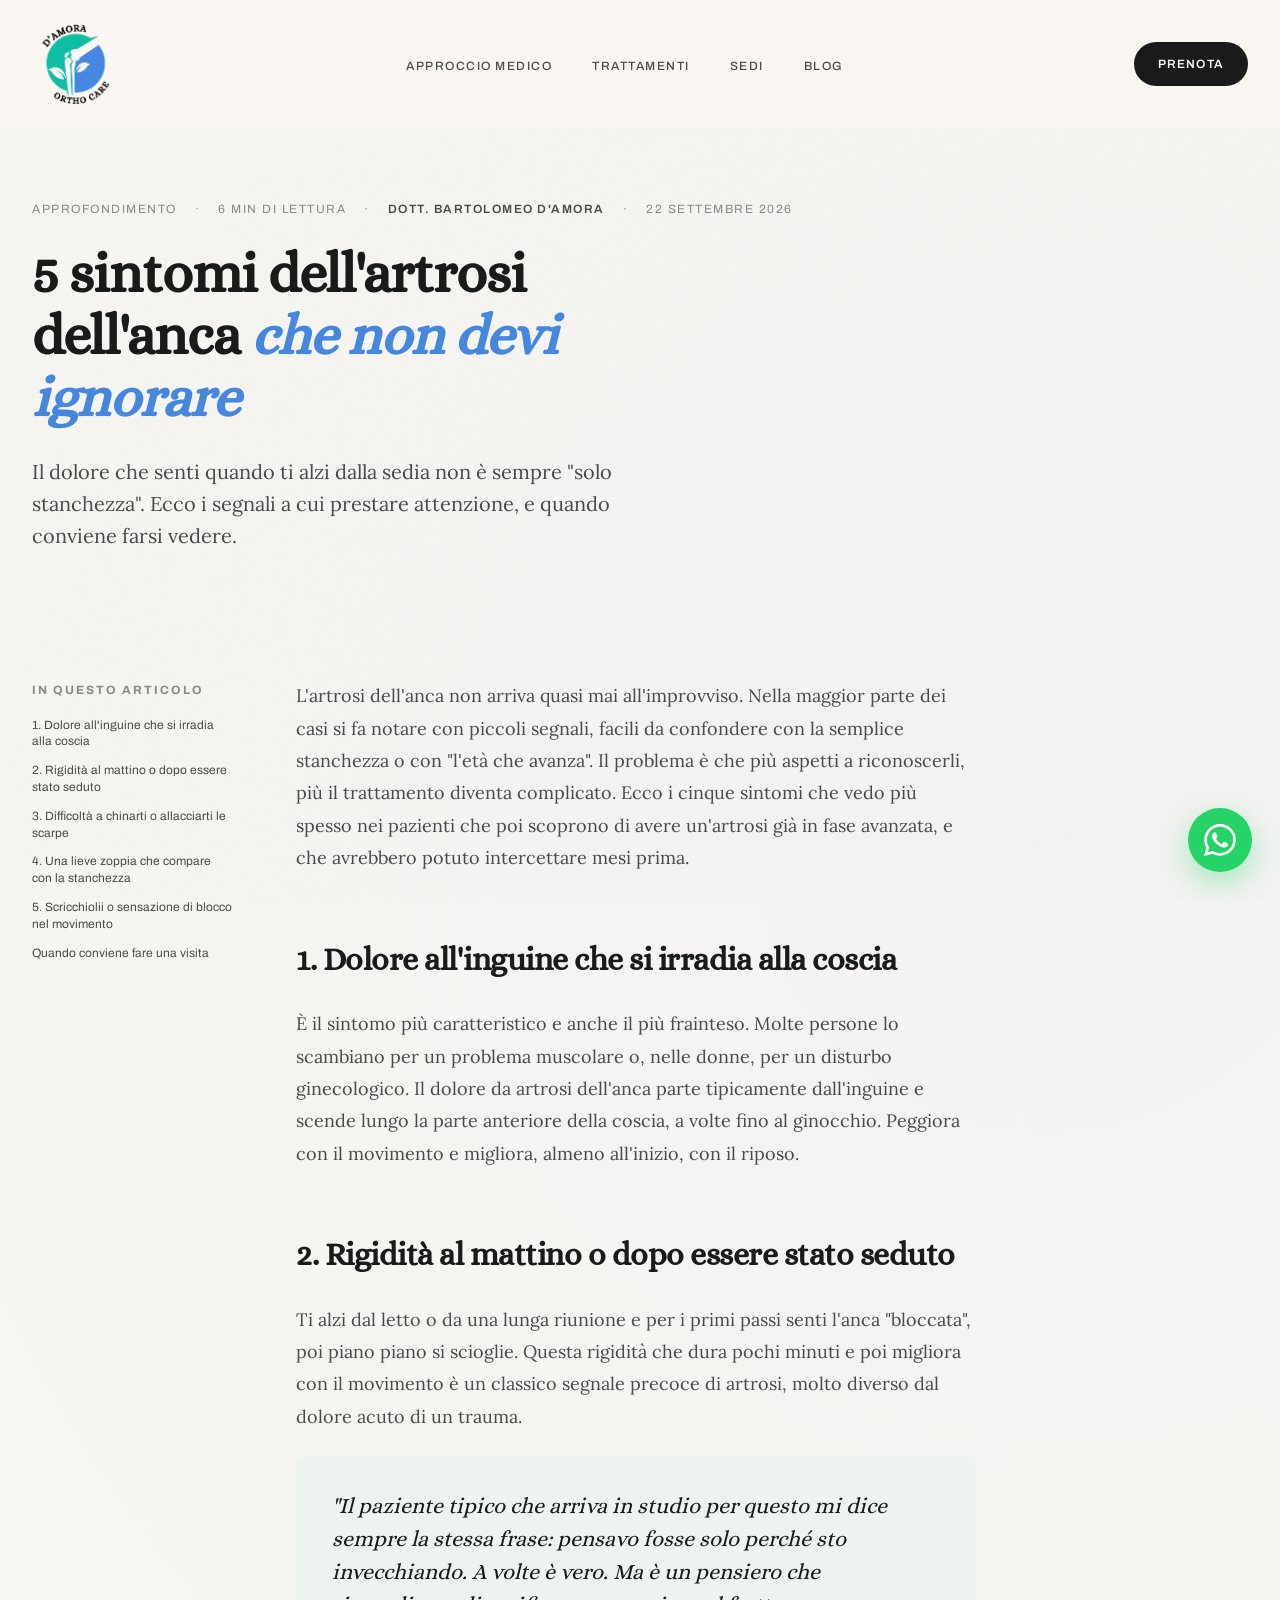
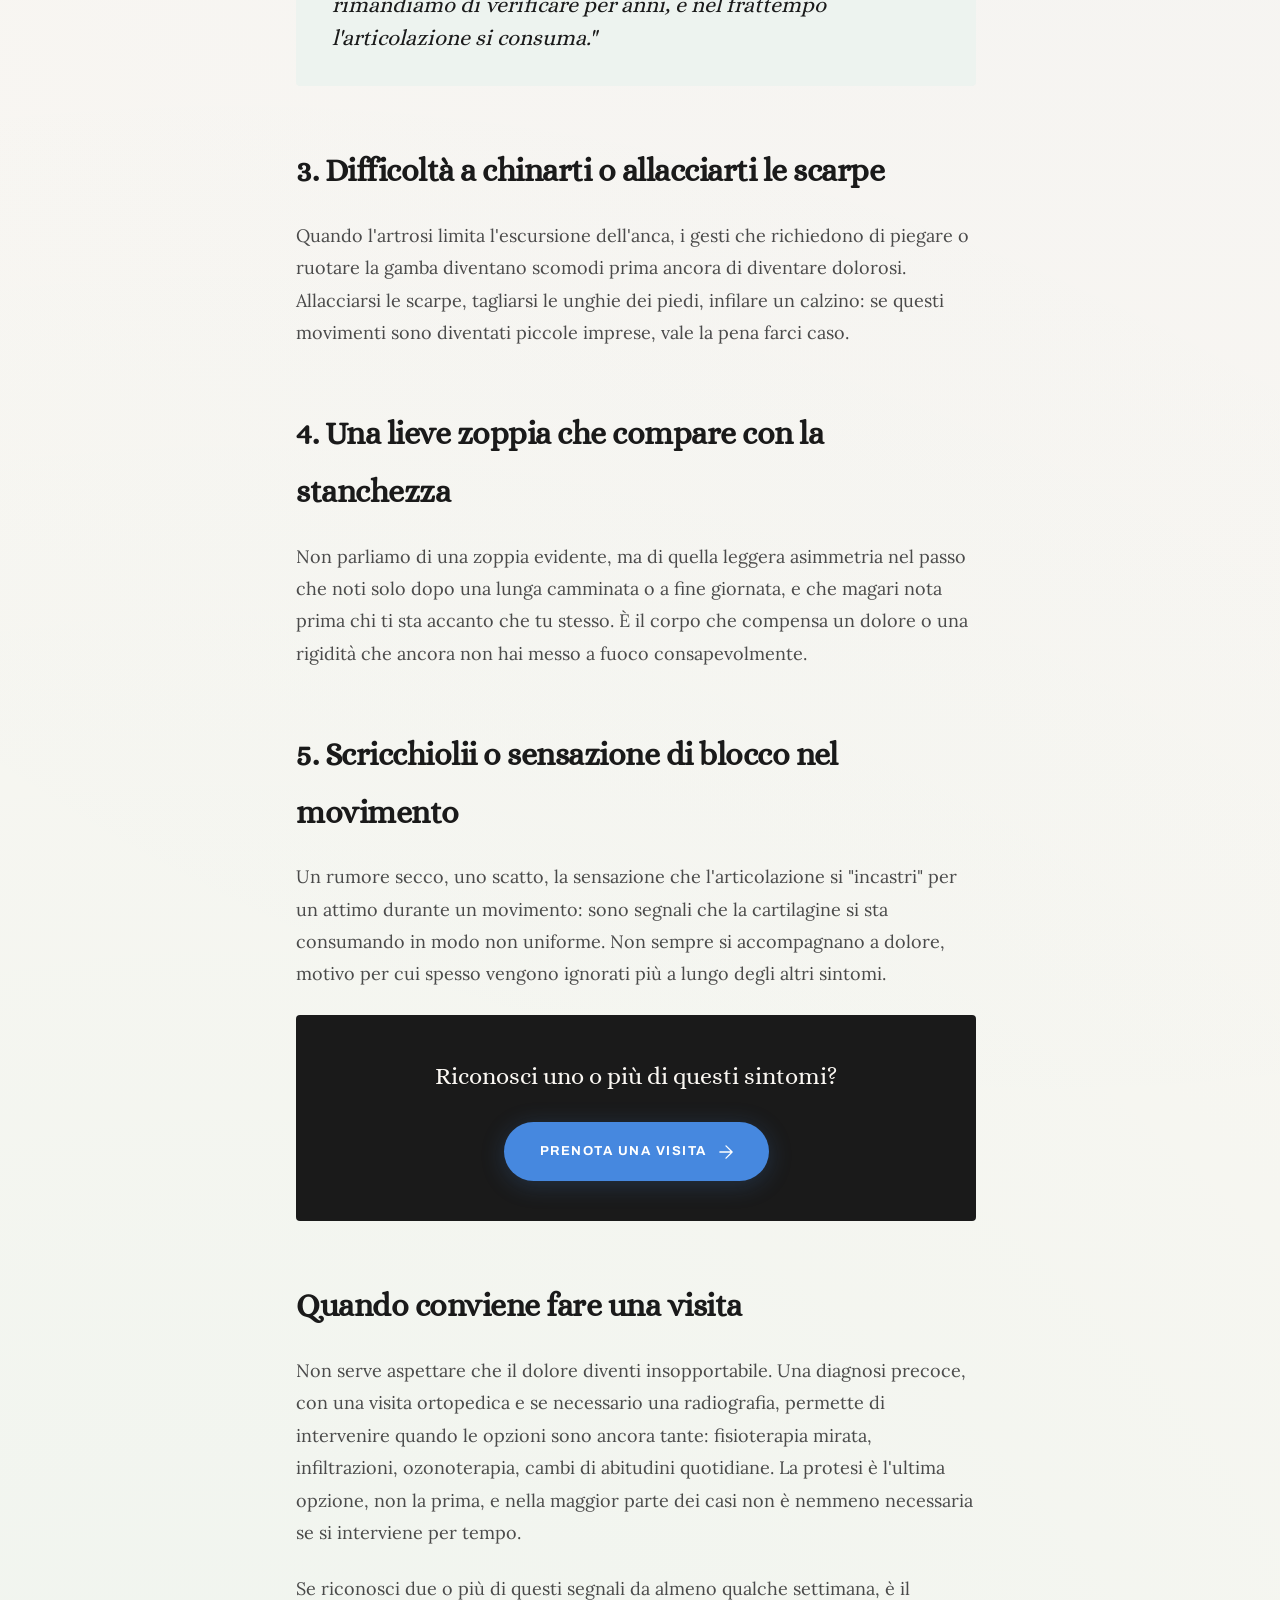
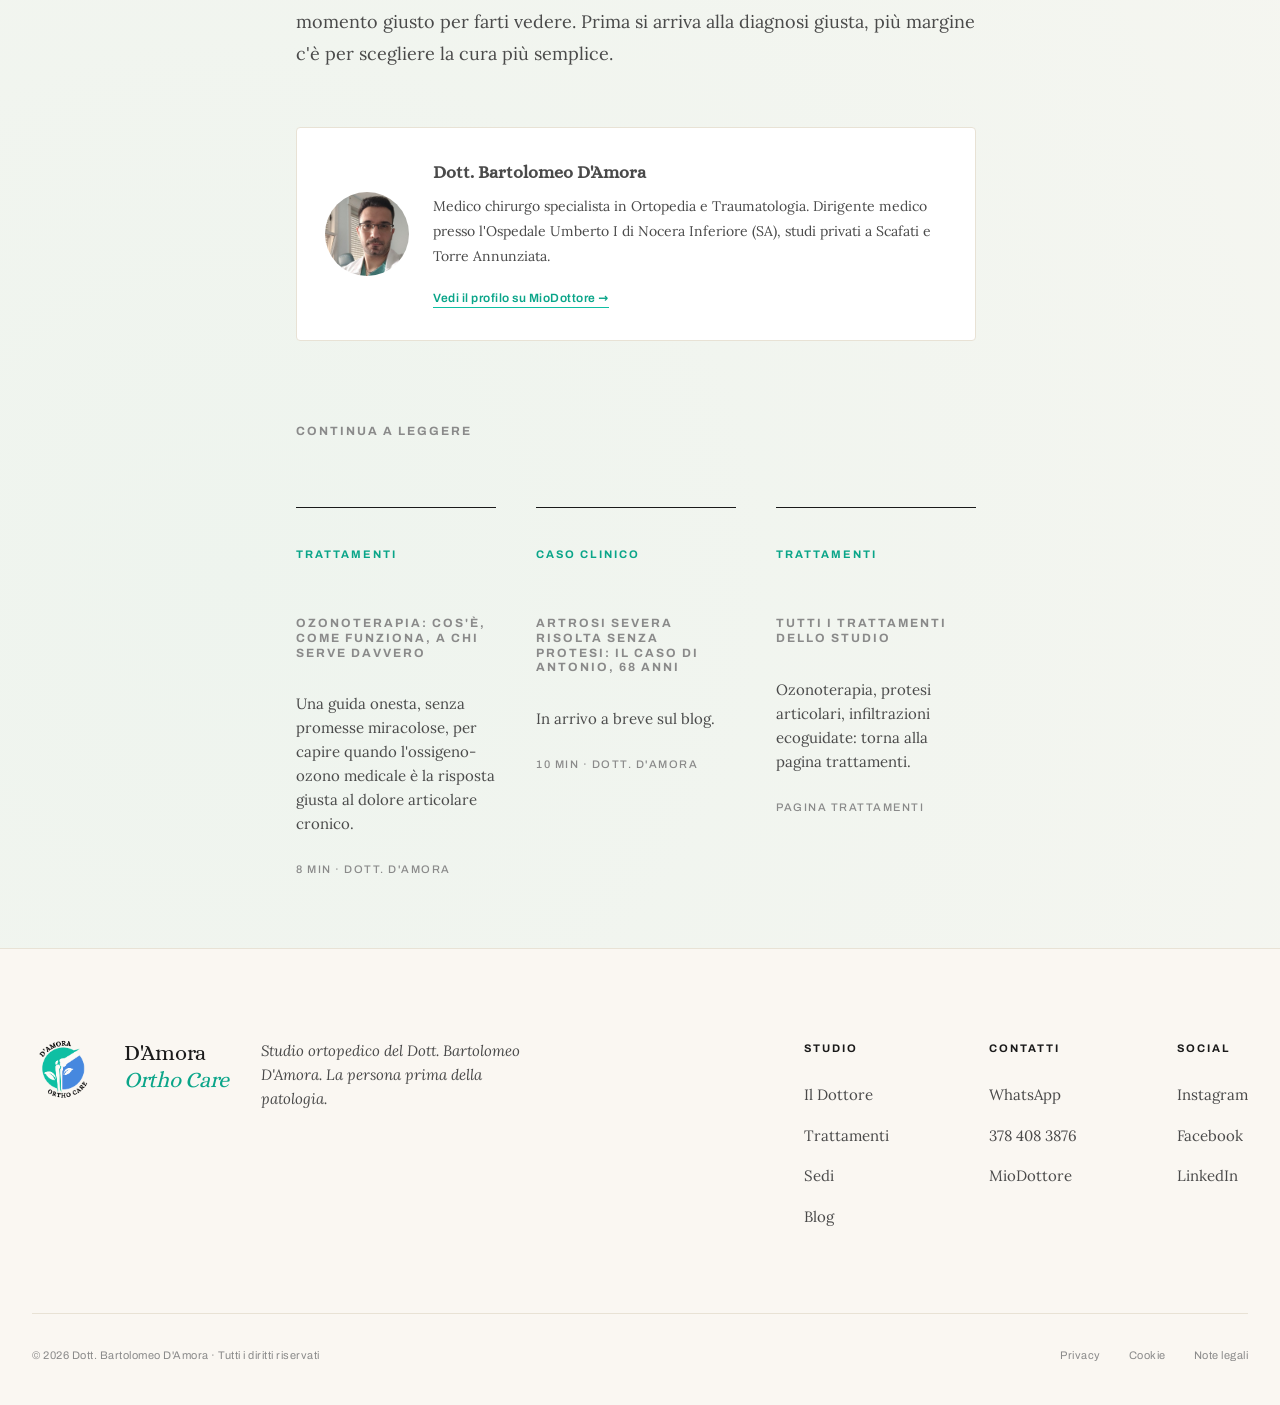
<file: blog/5-sintomi-artrosi-anca-non-ignorare.html>
<!DOCTYPE html>
<html lang="it">
<head>
<meta charset="UTF-8">
<meta name="viewport" content="width=device-width, initial-scale=1.0">
<title>5 sintomi dell'artrosi dell'anca che non devi ignorare - D'Amora Ortho Care</title>
<meta name="description" content="Come riconoscere i primi segnali dell'artrosi dell'anca: dolore all'inguine, rigidità mattutina, zoppia. Quando conviene fare una visita ortopedica. A cura del Dott. Bartolomeo D'Amora.">
<link rel="icon" type="image/png" href="../assets/logo.png">
<link rel="apple-touch-icon" href="../assets/logo.png">
<link rel="stylesheet" href="../assets/fonts.css">
<link rel="stylesheet" href="../assets/style.css">
</head>
<body>


<!-- =============== NAVIGATION =============== -->
<nav class="nav" id="nav">
  <div class="nav-inner">
    <a href="../index.html" class="brand">
      <img src="../assets/logo.png" alt="D'Amora Ortho Care">
    </a>
    <ul class="nav-links">
      <li><a href="../index.html#filosofia">Approccio Medico</a></li>
      <li><a href="../index.html#trattamenti">Trattamenti</a></li>
      <li><a href="../index.html#sedi">Sedi</a></li>
      <li><a href="index.html">Blog</a></li>
    </ul>
    <a href="../index.html#prenota" class="nav-cta">Prenota</a>
  </div>
</nav>

<!-- =============== ARTICLE HERO =============== -->
<section class="article-hero">
  <div class="container">
    <div class="article-meta-top">
      <span>Approfondimento</span>
      <span>·</span>
      <span>6 min di lettura</span>
      <span>·</span>
      <strong>Dott. Bartolomeo D'Amora</strong>
      <span>·</span>
      <span>22 settembre 2026</span>
    </div>
    <h1 class="article-title">5 sintomi dell'artrosi dell'anca <em>che non devi ignorare</em></h1>
    <p class="article-subtitle">Il dolore che senti quando ti alzi dalla sedia non è sempre "solo stanchezza". Ecco i segnali a cui prestare attenzione, e quando conviene farsi vedere.</p>
  </div>
</section>

<!-- =============== ARTICLE BODY =============== -->
<section>
  <div class="container article-layout">
    <aside class="article-toc">
      <div class="article-toc-label">In questo articolo</div>
      <ol>
        <li><a href="#inguine">1. Dolore all'inguine che si irradia alla coscia</a></li>
        <li><a href="#rigidita">2. Rigidità al mattino o dopo essere stato seduto</a></li>
        <li><a href="#scarpe">3. Difficoltà a chinarti o allacciarti le scarpe</a></li>
        <li><a href="#zoppia">4. Una lieve zoppia che compare con la stanchezza</a></li>
        <li><a href="#scricchiolii">5. Scricchiolii o sensazione di blocco nel movimento</a></li>
        <li><a href="#quando">Quando conviene fare una visita</a></li>
      </ol>
    </aside>

    <article class="article-body">
      <p>L'artrosi dell'anca non arriva quasi mai all'improvviso. Nella maggior parte dei casi si fa notare con piccoli segnali, facili da confondere con la semplice stanchezza o con "l'età che avanza". Il problema è che più aspetti a riconoscerli, più il trattamento diventa complicato. Ecco i cinque sintomi che vedo più spesso nei pazienti che poi scoprono di avere un'artrosi già in fase avanzata, e che avrebbero potuto intercettare mesi prima.</p>

      <h2 id="inguine">1. Dolore all'inguine che si irradia alla coscia</h2>
      <p>È il sintomo più caratteristico e anche il più frainteso. Molte persone lo scambiano per un problema muscolare o, nelle donne, per un disturbo ginecologico. Il dolore da artrosi dell'anca parte tipicamente dall'inguine e scende lungo la parte anteriore della coscia, a volte fino al ginocchio. Peggiora con il movimento e migliora, almeno all'inizio, con il riposo.</p>

      <h2 id="rigidita">2. Rigidità al mattino o dopo essere stato seduto</h2>
      <p>Ti alzi dal letto o da una lunga riunione e per i primi passi senti l'anca "bloccata", poi piano piano si scioglie. Questa rigidità che dura pochi minuti e poi migliora con il movimento è un classico segnale precoce di artrosi, molto diverso dal dolore acuto di un trauma.</p>

      <div class="article-pullquote">
        "Il paziente tipico che arriva in studio per questo mi dice sempre la stessa frase: pensavo fosse solo perché sto invecchiando. A volte è vero. Ma è un pensiero che rimandiamo di verificare per anni, e nel frattempo l'articolazione si consuma."
      </div>

      <h2 id="scarpe">3. Difficoltà a chinarti o allacciarti le scarpe</h2>
      <p>Quando l'artrosi limita l'escursione dell'anca, i gesti che richiedono di piegare o ruotare la gamba diventano scomodi prima ancora di diventare dolorosi. Allacciarsi le scarpe, tagliarsi le unghie dei piedi, infilare un calzino: se questi movimenti sono diventati piccole imprese, vale la pena farci caso.</p>

      <h2 id="zoppia">4. Una lieve zoppia che compare con la stanchezza</h2>
      <p>Non parliamo di una zoppia evidente, ma di quella leggera asimmetria nel passo che noti solo dopo una lunga camminata o a fine giornata, e che magari nota prima chi ti sta accanto che tu stesso. È il corpo che compensa un dolore o una rigidità che ancora non hai messo a fuoco consapevolmente.</p>

      <h2 id="scricchiolii">5. Scricchiolii o sensazione di blocco nel movimento</h2>
      <p>Un rumore secco, uno scatto, la sensazione che l'articolazione si "incastri" per un attimo durante un movimento: sono segnali che la cartilagine si sta consumando in modo non uniforme. Non sempre si accompagnano a dolore, motivo per cui spesso vengono ignorati più a lungo degli altri sintomi.</p>

      <div class="article-cta-box">
        <p>Riconosci uno o più di questi sintomi?</p>
        <a href="https://www.miodottore.it/bartolomeo-d-amora/ortopedico" class="btn-primary" target="_blank" rel="noopener">
          Prenota una visita
          <svg width="14" height="14" viewBox="0 0 16 16" fill="none" aria-hidden="true">
            <path d="M1 8h14M15 8l-7-7M15 8l-7 7" stroke="currentColor" stroke-width="1.5" stroke-linecap="round" stroke-linejoin="round"/>
          </svg>
        </a>
      </div>

      <h2 id="quando">Quando conviene fare una visita</h2>
      <p>Non serve aspettare che il dolore diventi insopportabile. Una diagnosi precoce, con una visita ortopedica e se necessario una radiografia, permette di intervenire quando le opzioni sono ancora tante: fisioterapia mirata, infiltrazioni, ozonoterapia, cambi di abitudini quotidiane. La protesi è l'ultima opzione, non la prima, e nella maggior parte dei casi non è nemmeno necessaria se si interviene per tempo.</p>
      <p>Se riconosci due o più di questi segnali da almeno qualche settimana, è il momento giusto per farti vedere. Prima si arriva alla diagnosi giusta, più margine c'è per scegliere la cura più semplice.</p>

      <div class="article-author-box">
        <img src="../assets/dottore-avatar.jpg" alt="Dott. Bartolomeo D'Amora">
        <div>
          <h4>Dott. Bartolomeo D'Amora</h4>
          <p>Medico chirurgo specialista in Ortopedia e Traumatologia. Dirigente medico presso l'Ospedale Umberto I di Nocera Inferiore (SA), studi privati a Scafati e Torre Annunziata.</p>
          <a href="https://www.miodottore.it/bartolomeo-d-amora/ortopedico" class="author-link" target="_blank" rel="noopener">Vedi il profilo su MioDottore →</a>
        </div>
      </div>

      <div class="article-related">
        <h3>Continua a leggere</h3>
        <div class="blog-grid">
          <a href="ozonoterapia-cosa-e-come-funziona.html" class="blog-card">
            <div class="blog-tag">Trattamenti</div>
            <h3 class="blog-title">Ozonoterapia: cos'è, come funziona, a chi serve davvero</h3>
            <p class="blog-excerpt">Una guida onesta, senza promesse miracolose, per capire quando l'ossigeno-ozono medicale è la risposta giusta al dolore articolare cronico.</p>
            <div class="blog-meta">8 min · Dott. D'Amora</div>
          </a>
          <a href="index.html" class="blog-card">
            <div class="blog-tag">Caso clinico</div>
            <h3 class="blog-title">Artrosi severa risolta senza protesi: il caso di Antonio, 68 anni</h3>
            <p class="blog-excerpt">In arrivo a breve sul blog.</p>
            <div class="blog-meta">10 min · Dott. D'Amora</div>
          </a>
          <a href="../index.html#trattamenti" class="blog-card">
            <div class="blog-tag">Trattamenti</div>
            <h3 class="blog-title">Tutti i trattamenti dello studio</h3>
            <p class="blog-excerpt">Ozonoterapia, protesi articolari, infiltrazioni ecoguidate: torna alla pagina trattamenti.</p>
            <div class="blog-meta">Pagina trattamenti</div>
          </a>
        </div>
      </div>
    </article>
  </div>
</section>

<!-- =============== FOOTER =============== -->
<footer>
  <div class="container">
    <div class="footer-grid">
      <div class="footer-brand-col">
        <div class="footer-brand-row">
          <img src="../assets/logo.png" alt="D'Amora Ortho Care">
          <div class="footer-brand">D'Amora<br><em>Ortho Care</em></div>
          <p class="footer-tagline">Studio ortopedico del Dott. Bartolomeo D'Amora. La persona prima della patologia.</p>
        </div>
      </div>
      <div class="footer-nav">
        <div class="footer-col">
          <h4>Studio</h4>
          <ul>
            <li><a href="../index.html#">Il Dottore</a></li>
            <li><a href="../index.html#trattamenti">Trattamenti</a></li>
            <li><a href="../index.html#sedi">Sedi</a></li>
            <li><a href="index.html">Blog</a></li>
          </ul>
        </div>
        <div class="footer-col">
          <h4>Contatti</h4>
          <ul>
            <li><a href="https://wa.me/393784083876">WhatsApp</a></li>
            <li><a href="tel:+393784083876">378 408 3876</a></li>
            <li><a href="https://www.miodottore.it/bartolomeo-d-amora/ortopedico">MioDottore</a></li>
          </ul>
        </div>
        <div class="footer-col">
          <h4>Social</h4>
          <ul>
            <li><a href="https://instagram.com/ortopedico_damora">Instagram</a></li>
            <li><a href="https://www.facebook.com/people/DAmora-Ortho-Care/61564949987445/" target="_blank" rel="noopener">Facebook</a></li>
            <li><a href="https://linkedin.com/in/bartolomeo-d-amora-4a7528174">LinkedIn</a></li>
          </ul>
        </div>
      </div>
    </div>
    <div class="footer-bottom">
      <div>© 2026 Dott. Bartolomeo D'Amora · Tutti i diritti riservati</div>
      <div class="footer-legal">
        <a href="#">Privacy</a>
        <a href="#">Cookie</a>
        <a href="#">Note legali</a>
      </div>
    </div>
  </div>
</footer>

<a href="https://wa.me/393784083876" class="whatsapp-float" aria-label="Contattaci su WhatsApp" target="_blank" rel="noopener">
  <svg width="32" height="32" viewBox="0 0 24 24" fill="white" aria-hidden="true"><path d="M17.472 14.382c-.297-.149-1.758-.867-2.03-.967-.273-.099-.471-.148-.67.15-.197.297-.767.966-.94 1.164-.173.199-.347.223-.644.075-.297-.15-1.255-.463-2.39-1.475-.883-.788-1.48-1.761-1.653-2.059-.173-.297-.018-.458.13-.606.134-.133.298-.347.446-.52.149-.174.198-.298.298-.497.099-.198.05-.371-.025-.52-.075-.149-.669-1.612-.916-2.207-.242-.579-.487-.5-.669-.51-.173-.008-.371-.01-.57-.01-.198 0-.52.074-.792.372-.272.297-1.04 1.016-1.04 2.479 0 1.462 1.065 2.875 1.213 3.074.149.198 2.096 3.2 5.077 4.487.709.306 1.262.489 1.694.625.712.227 1.36.195 1.871.118.571-.085 1.758-.719 2.006-1.413.248-.694.248-1.289.173-1.413-.074-.124-.272-.198-.57-.347m-5.421 7.403h-.004a9.87 9.87 0 01-5.031-1.378l-.361-.214-3.741.982.998-3.648-.235-.374a9.86 9.86 0 01-1.51-5.26c.001-5.45 4.436-9.884 9.888-9.884 2.64 0 5.122 1.03 6.988 2.898a9.825 9.825 0 012.893 6.994c-.003 5.45-4.437 9.884-9.885 9.884m8.413-18.297A11.815 11.815 0 0012.05 0C5.495 0 .16 5.335.157 11.892c0 2.096.547 4.142 1.588 5.945L.057 24l6.305-1.654a11.882 11.882 0 005.683 1.448h.005c6.554 0 11.89-5.335 11.893-11.893a11.821 11.821 0 00-3.48-8.413"/></svg>
  <span class="whatsapp-tooltip">Scrivici su WhatsApp</span>
</a>

<script>
(function() {
  const nav = document.getElementById('nav');
  const onScroll = () => {
    if (window.scrollY > 24) nav.classList.add('scrolled');
    else nav.classList.remove('scrolled');
  };
  window.addEventListener('scroll', onScroll, { passive: true });
  onScroll();

  // --- Hide WhatsApp float near the footer (avoids overlapping footer links) ---
  const waFloat = document.querySelector('.whatsapp-float');
  const footerEl = document.querySelector('footer');
  if (waFloat && footerEl && 'IntersectionObserver' in window) {
    const footerObserver = new IntersectionObserver((entries) => {
      entries.forEach(entry => waFloat.classList.toggle('whatsapp-hide', entry.isIntersecting));
    }, { threshold: 0.01 });
    footerObserver.observe(footerEl);
  }
})();
</script>
</body>
</html>
</file>
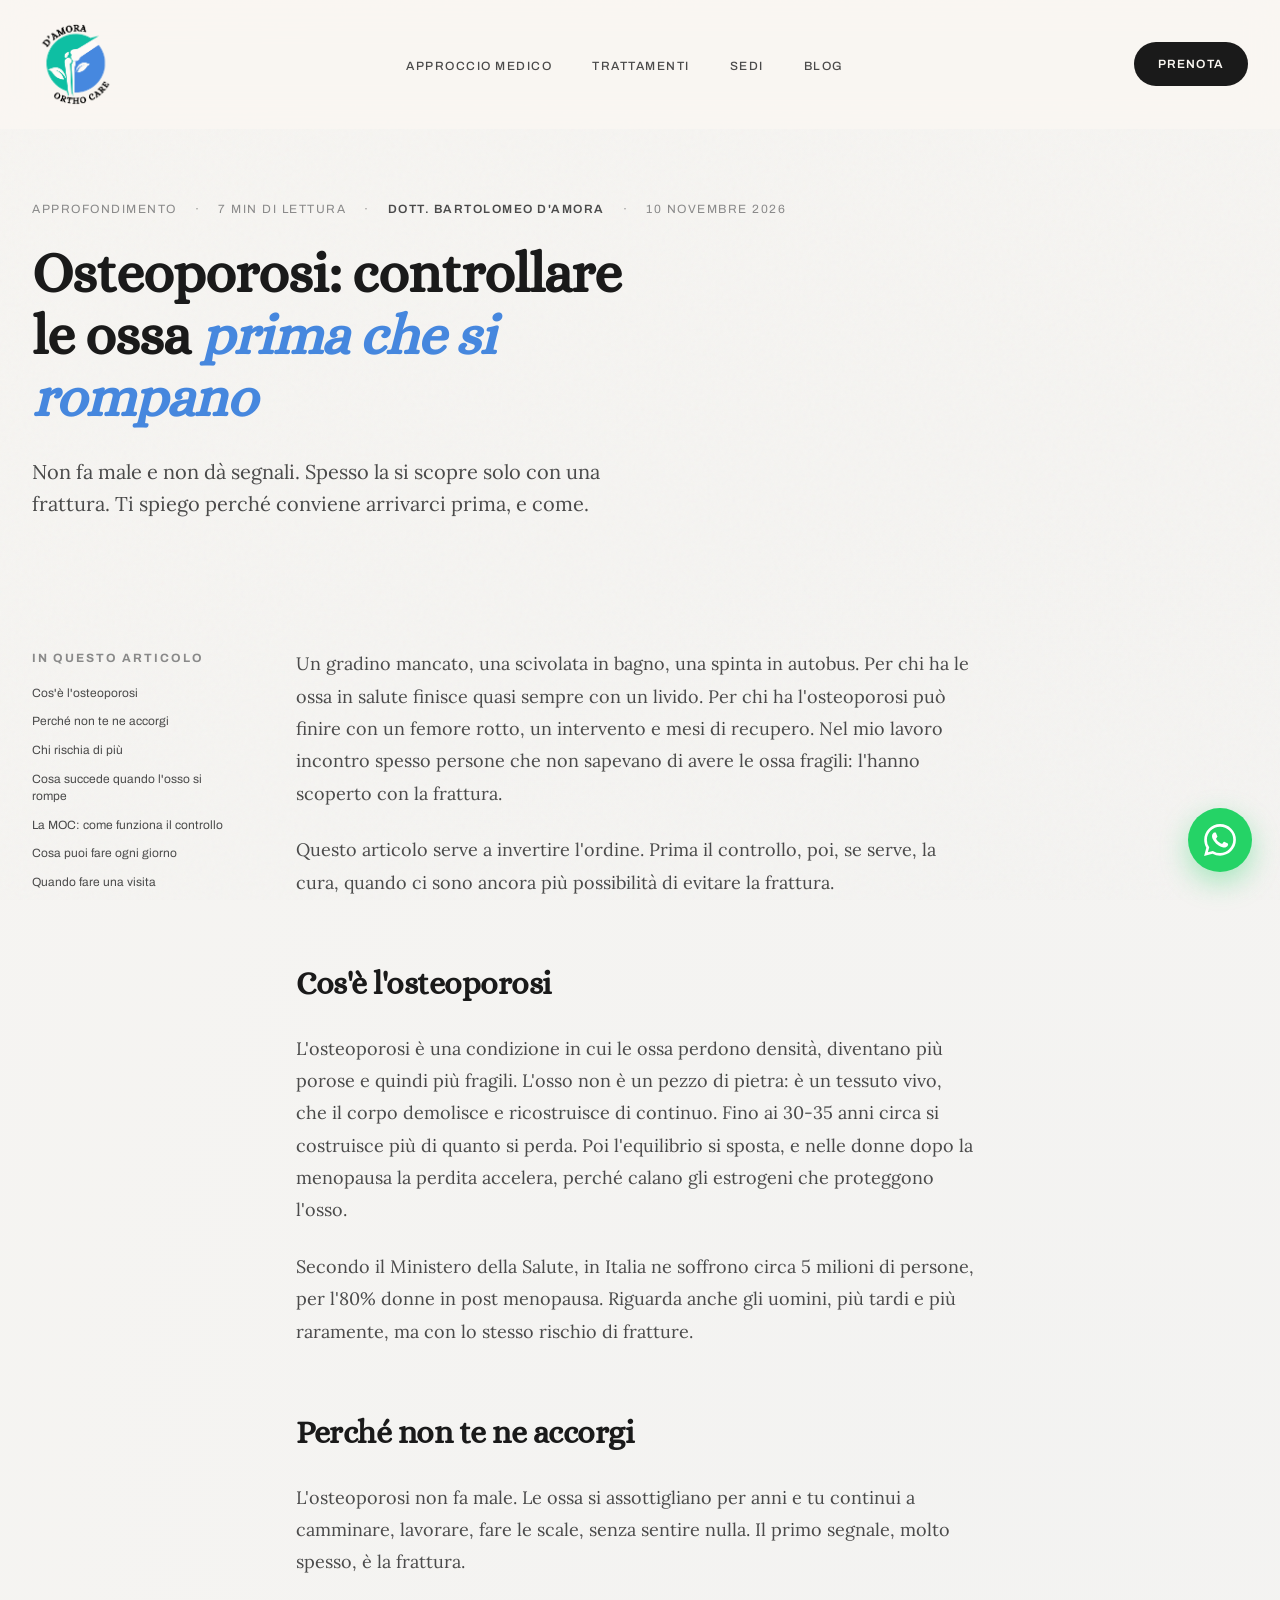
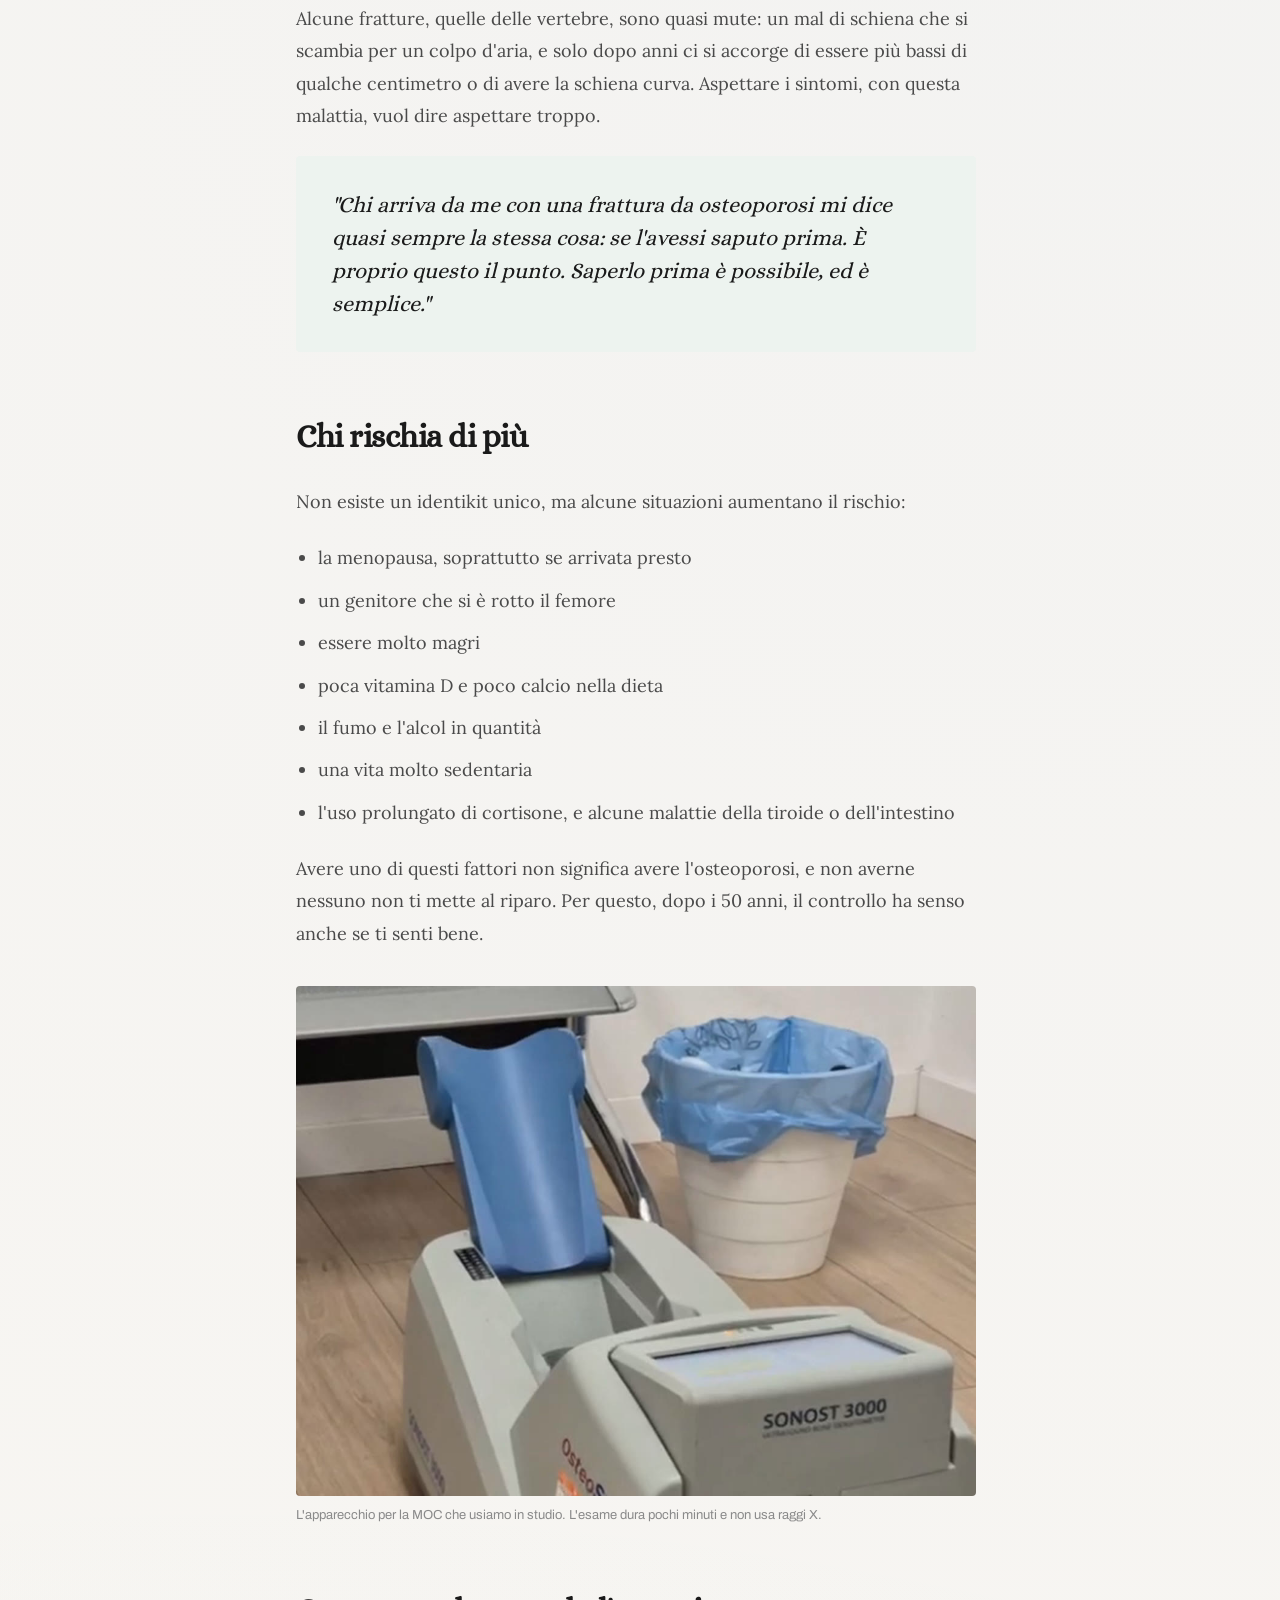
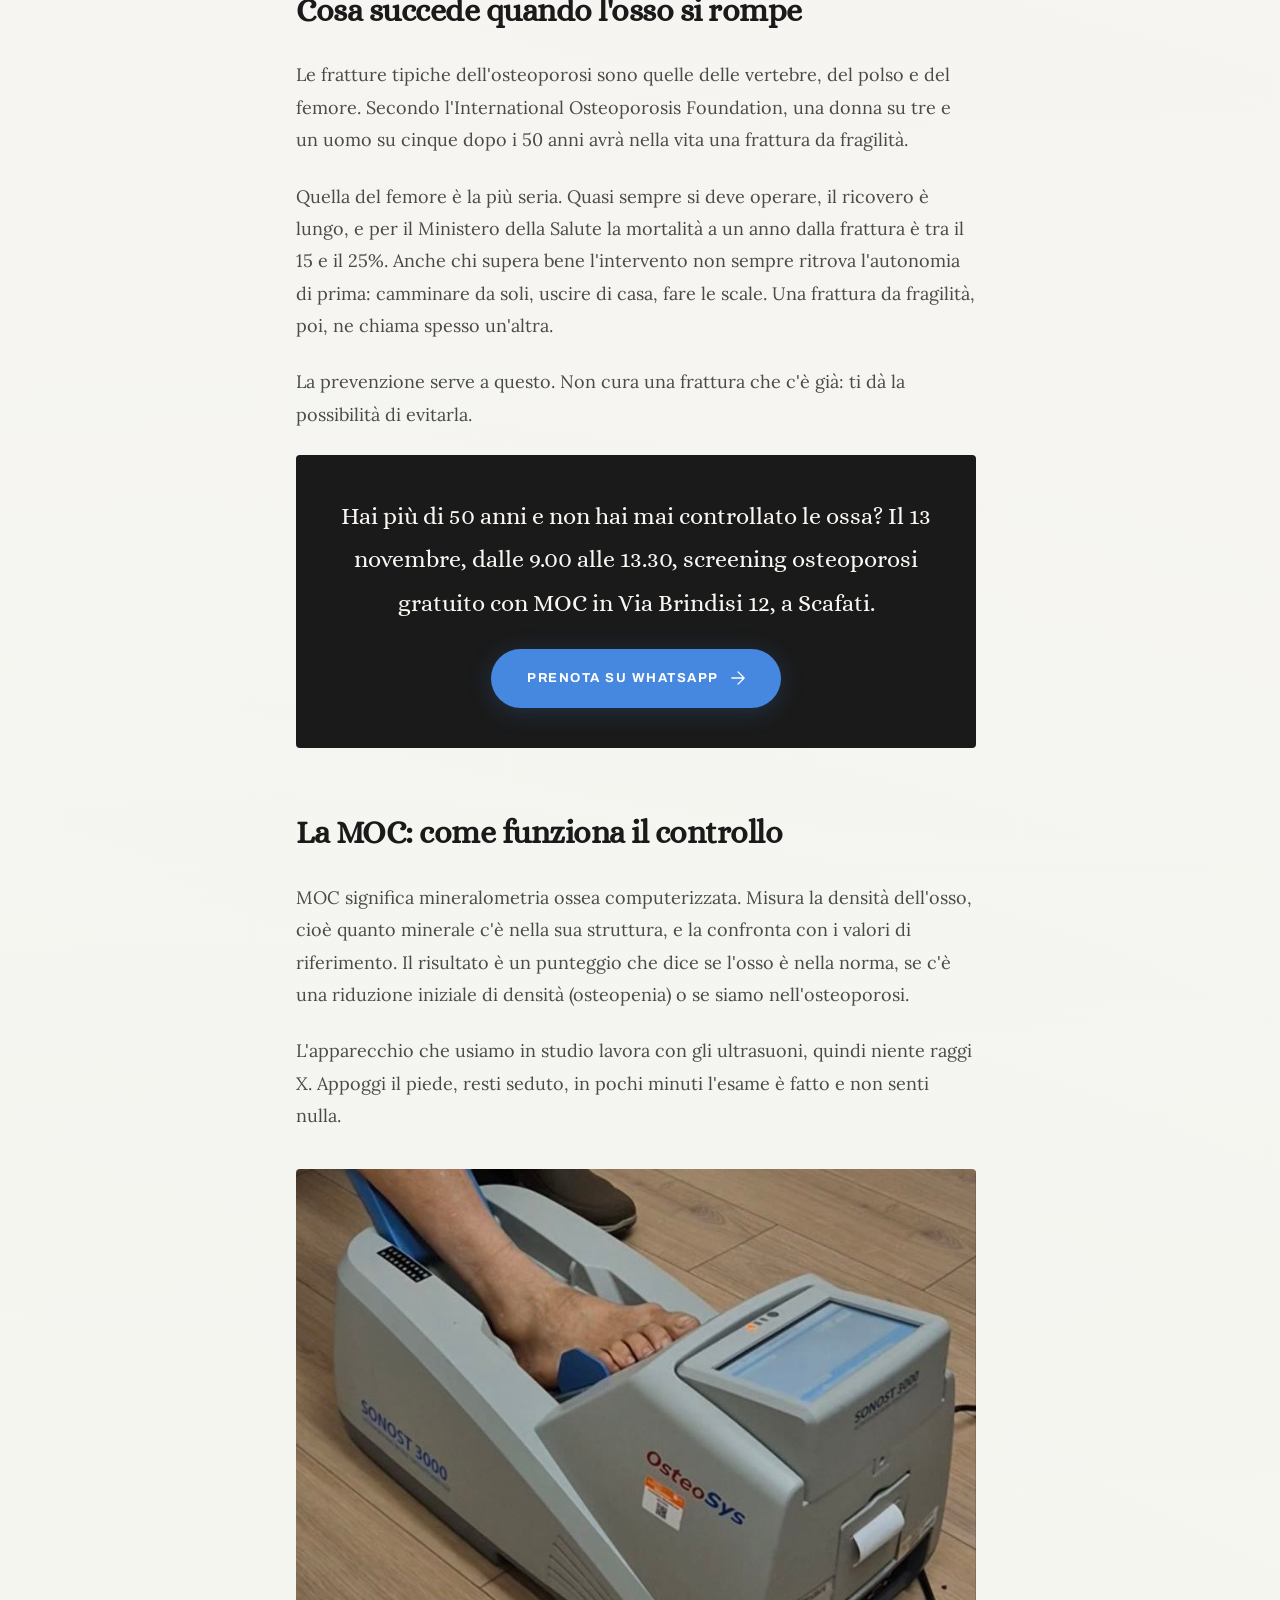
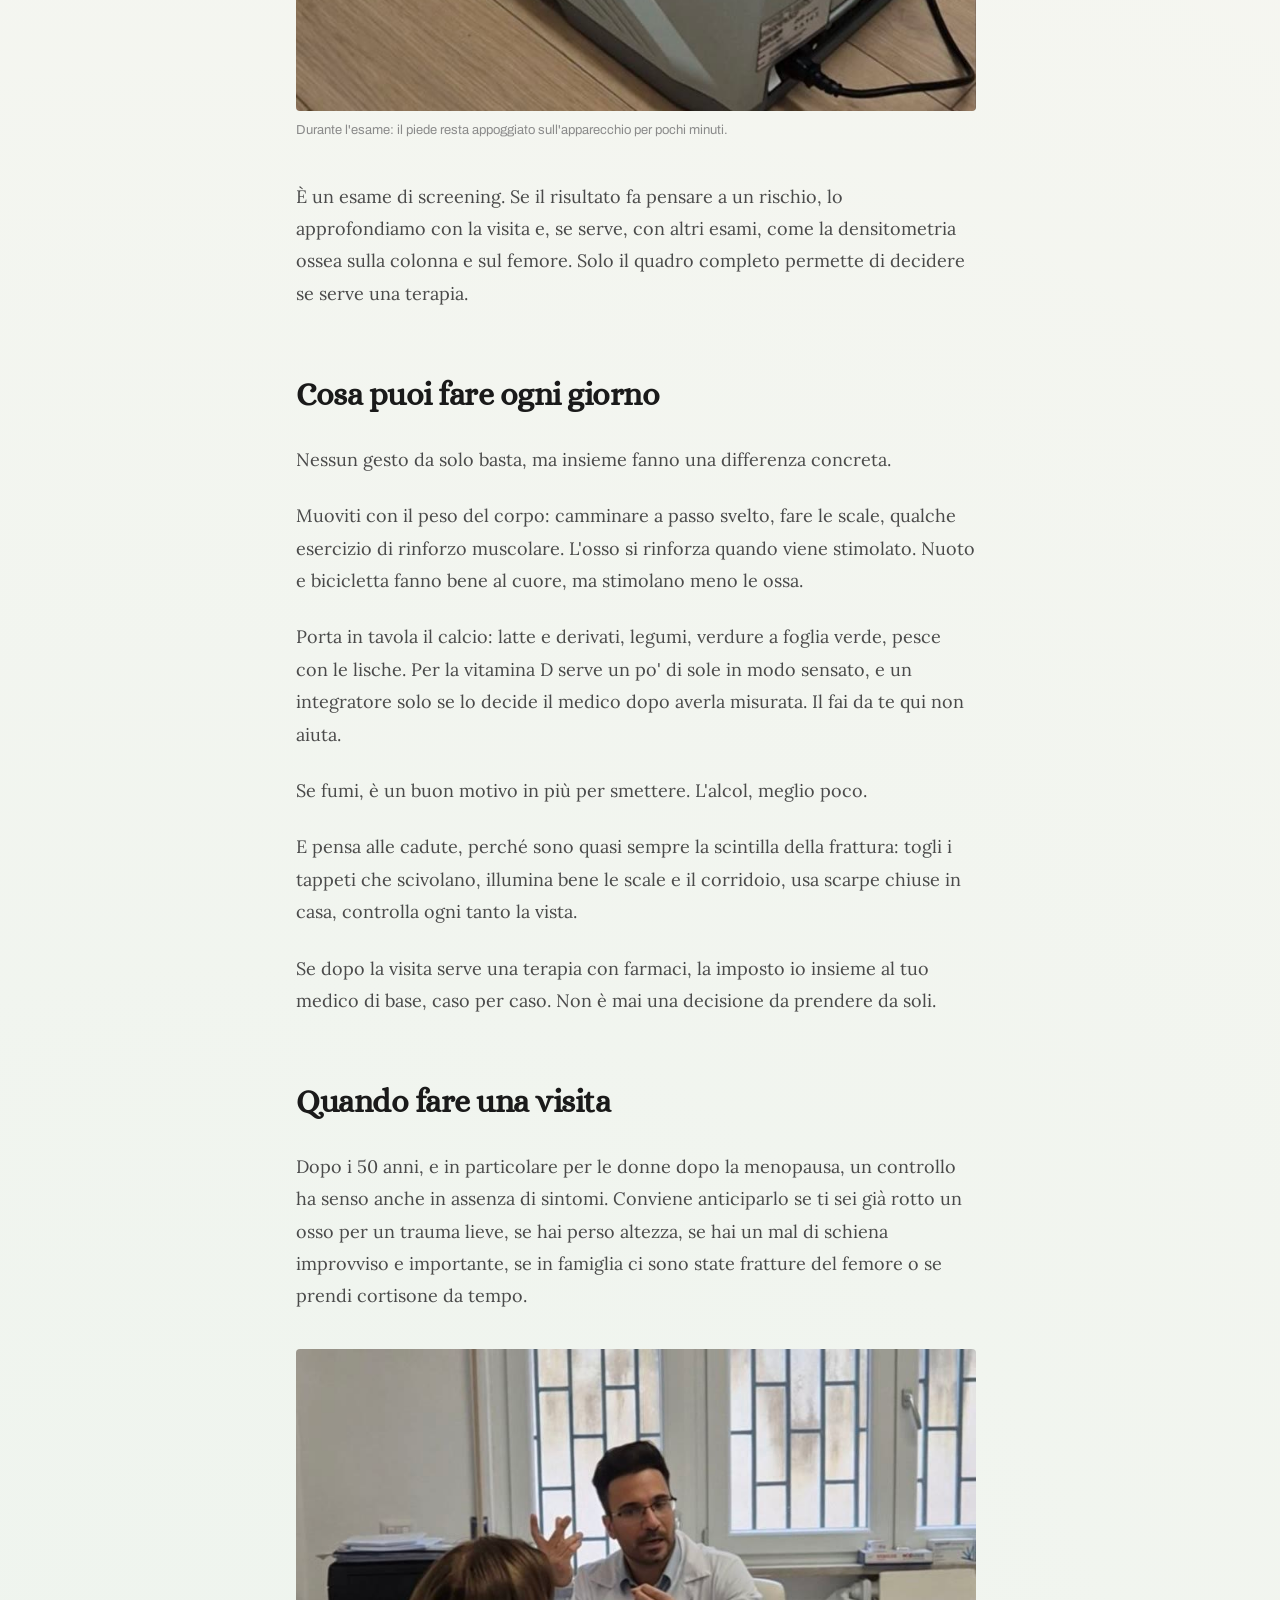
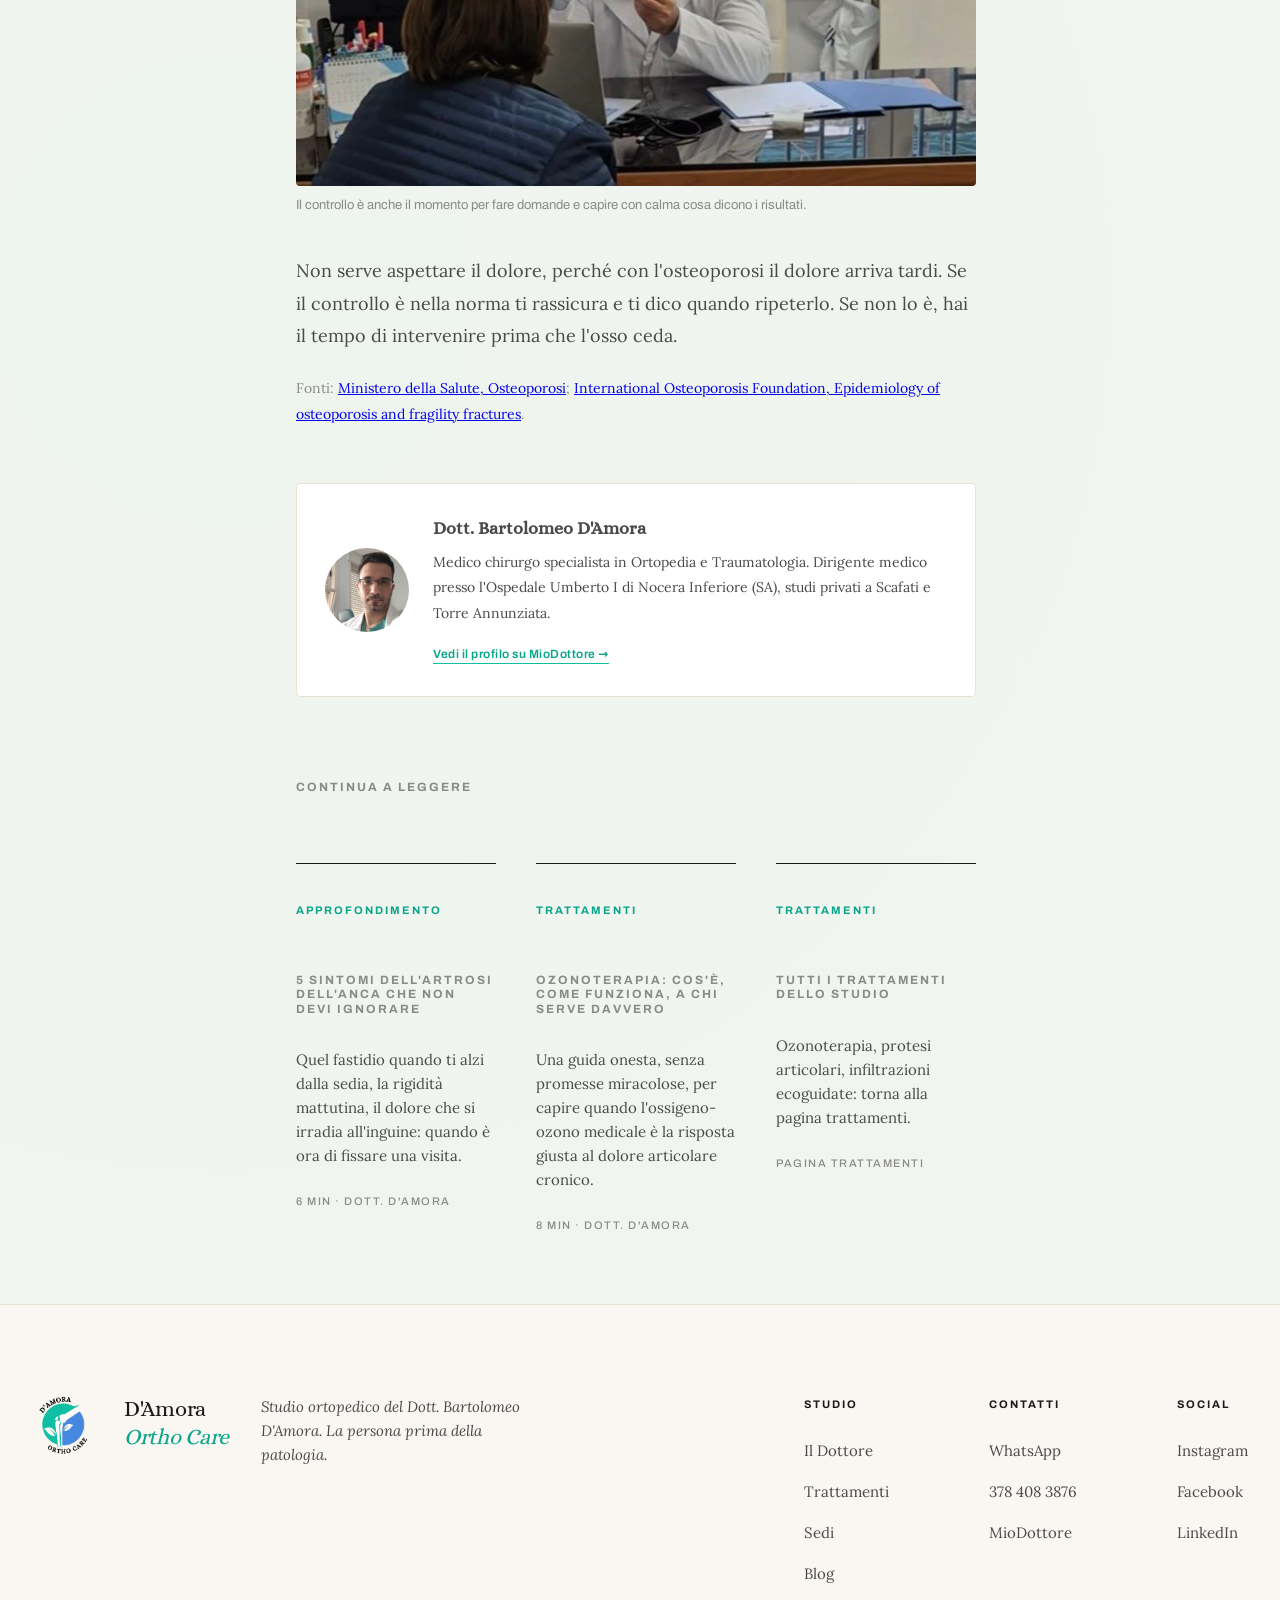
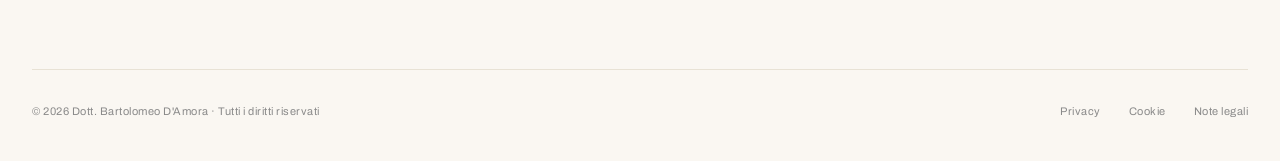
<file: blog/osteoporosi-prevenzione-fratture-moc.html>
<!DOCTYPE html>
<html lang="it">
<head>
<meta charset="UTF-8">
<meta name="viewport" content="width=device-width, initial-scale=1.0">
<title>Osteoporosi: perché controllare le ossa prima di una frattura - D'Amora Ortho Care</title>
<meta name="description" content="Osteoporosi: non dà sintomi e spesso si scopre con una frattura. Chi rischia, cosa succede al femore, come funziona la MOC e cosa fare per prevenire. A cura del Dott. Bartolomeo D'Amora.">
<link rel="icon" type="image/png" href="../assets/logo.png">
<link rel="apple-touch-icon" href="../assets/logo.png">
<link rel="stylesheet" href="../assets/fonts.css">
<link rel="stylesheet" href="../assets/style.css">
<link rel="stylesheet" href="../assets/article-figure.css">
</head>
<body>


<!-- =============== NAVIGATION =============== -->
<nav class="nav" id="nav">
  <div class="nav-inner">
    <a href="../index.html" class="brand">
      <img src="../assets/logo.png" alt="D'Amora Ortho Care">
    </a>
    <ul class="nav-links">
      <li><a href="../index.html#filosofia">Approccio Medico</a></li>
      <li><a href="../index.html#trattamenti">Trattamenti</a></li>
      <li><a href="../index.html#sedi">Sedi</a></li>
      <li><a href="index.html">Blog</a></li>
    </ul>
    <a href="../index.html#prenota" class="nav-cta">Prenota</a>
  </div>
</nav>

<!-- =============== ARTICLE HERO =============== -->
<section class="article-hero">
  <div class="container">
    <div class="article-meta-top">
      <span>Approfondimento</span>
      <span>·</span>
      <span>7 min di lettura</span>
      <span>·</span>
      <strong>Dott. Bartolomeo D'Amora</strong>
      <span>·</span>
      <span>10 novembre 2026</span>
    </div>
    <h1 class="article-title">Osteoporosi: controllare le ossa <em>prima che si rompano</em></h1>
    <p class="article-subtitle">Non fa male e non dà segnali. Spesso la si scopre solo con una frattura. Ti spiego perché conviene arrivarci prima, e come.</p>
  </div>
</section>

<!-- =============== ARTICLE BODY =============== -->
<section>
  <div class="container article-layout">
    <aside class="article-toc">
      <div class="article-toc-label">In questo articolo</div>
      <ol>
        <li><a href="#cose">Cos'è l'osteoporosi</a></li>
        <li><a href="#silenziosa">Perché non te ne accorgi</a></li>
        <li><a href="#rischio">Chi rischia di più</a></li>
        <li><a href="#fratture">Cosa succede quando l'osso si rompe</a></li>
        <li><a href="#moc">La MOC: come funziona il controllo</a></li>
        <li><a href="#prevenzione">Cosa puoi fare ogni giorno</a></li>
        <li><a href="#quando">Quando fare una visita</a></li>
      </ol>
    </aside>

    <article class="article-body">
      <p>Un gradino mancato, una scivolata in bagno, una spinta in autobus. Per chi ha le ossa in salute finisce quasi sempre con un livido. Per chi ha l'osteoporosi può finire con un femore rotto, un intervento e mesi di recupero. Nel mio lavoro incontro spesso persone che non sapevano di avere le ossa fragili: l'hanno scoperto con la frattura.</p>
      <p>Questo articolo serve a invertire l'ordine. Prima il controllo, poi, se serve, la cura, quando ci sono ancora più possibilità di evitare la frattura.</p>

      <h2 id="cose">Cos'è l'osteoporosi</h2>
      <p>L'osteoporosi è una condizione in cui le ossa perdono densità, diventano più porose e quindi più fragili. L'osso non è un pezzo di pietra: è un tessuto vivo, che il corpo demolisce e ricostruisce di continuo. Fino ai 30-35 anni circa si costruisce più di quanto si perda. Poi l'equilibrio si sposta, e nelle donne dopo la menopausa la perdita accelera, perché calano gli estrogeni che proteggono l'osso.</p>
      <p>Secondo il Ministero della Salute, in Italia ne soffrono circa 5 milioni di persone, per l'80% donne in post menopausa. Riguarda anche gli uomini, più tardi e più raramente, ma con lo stesso rischio di fratture.</p>

      <h2 id="silenziosa">Perché non te ne accorgi</h2>
      <p>L'osteoporosi non fa male. Le ossa si assottigliano per anni e tu continui a camminare, lavorare, fare le scale, senza sentire nulla. Il primo segnale, molto spesso, è la frattura.</p>
      <p>Alcune fratture, quelle delle vertebre, sono quasi mute: un mal di schiena che si scambia per un colpo d'aria, e solo dopo anni ci si accorge di essere più bassi di qualche centimetro o di avere la schiena curva. Aspettare i sintomi, con questa malattia, vuol dire aspettare troppo.</p>

      <div class="article-pullquote">
        "Chi arriva da me con una frattura da osteoporosi mi dice quasi sempre la stessa cosa: se l'avessi saputo prima. È proprio questo il punto. Saperlo prima è possibile, ed è semplice."
      </div>

      <h2 id="rischio">Chi rischia di più</h2>
      <p>Non esiste un identikit unico, ma alcune situazioni aumentano il rischio:</p>
      <ul>
        <li>la menopausa, soprattutto se arrivata presto</li>
        <li>un genitore che si è rotto il femore</li>
        <li>essere molto magri</li>
        <li>poca vitamina D e poco calcio nella dieta</li>
        <li>il fumo e l'alcol in quantità</li>
        <li>una vita molto sedentaria</li>
        <li>l'uso prolungato di cortisone, e alcune malattie della tiroide o dell'intestino</li>
      </ul>
      <p>Avere uno di questi fattori non significa avere l'osteoporosi, e non averne nessuno non ti mette al riparo. Per questo, dopo i 50 anni, il controllo ha senso anche se ti senti bene.</p>

      <figure class="article-figure">
        <img src="../assets/moc-apparecchio-studio.jpg" alt="Apparecchio per la MOC, densitometro a ultrasuoni, nello studio del Dott. D'Amora" loading="lazy">
        <figcaption>L'apparecchio per la MOC che usiamo in studio. L'esame dura pochi minuti e non usa raggi X.</figcaption>
      </figure>

      <h2 id="fratture">Cosa succede quando l'osso si rompe</h2>
      <p>Le fratture tipiche dell'osteoporosi sono quelle delle vertebre, del polso e del femore. Secondo l'International Osteoporosis Foundation, una donna su tre e un uomo su cinque dopo i 50 anni avrà nella vita una frattura da fragilità.</p>
      <p>Quella del femore è la più seria. Quasi sempre si deve operare, il ricovero è lungo, e per il Ministero della Salute la mortalità a un anno dalla frattura è tra il 15 e il 25%. Anche chi supera bene l'intervento non sempre ritrova l'autonomia di prima: camminare da soli, uscire di casa, fare le scale. Una frattura da fragilità, poi, ne chiama spesso un'altra.</p>
      <p>La prevenzione serve a questo. Non cura una frattura che c'è già: ti dà la possibilità di evitarla.</p>

      <div class="article-cta-box">
        <p>Hai più di 50 anni e non hai mai controllato le ossa? Il 13 novembre, dalle 9.00 alle 13.30, screening osteoporosi gratuito con MOC in Via Brindisi 12, a Scafati.</p>
        <a href="https://wa.me/393784083876" class="btn-primary" target="_blank" rel="noopener">
          Prenota su WhatsApp
          <svg width="14" height="14" viewBox="0 0 16 16" fill="none" aria-hidden="true">
            <path d="M1 8h14M15 8l-7-7M15 8l-7 7" stroke="currentColor" stroke-width="1.5" stroke-linecap="round" stroke-linejoin="round"/>
          </svg>
        </a>
      </div>

      <h2 id="moc">La MOC: come funziona il controllo</h2>
      <p>MOC significa mineralometria ossea computerizzata. Misura la densità dell'osso, cioè quanto minerale c'è nella sua struttura, e la confronta con i valori di riferimento. Il risultato è un punteggio che dice se l'osso è nella norma, se c'è una riduzione iniziale di densità (osteopenia) o se siamo nell'osteoporosi.</p>
      <p>L'apparecchio che usiamo in studio lavora con gli ultrasuoni, quindi niente raggi X. Appoggi il piede, resti seduto, in pochi minuti l'esame è fatto e non senti nulla.</p>
      <figure class="article-figure">
        <img src="../assets/moc-esame-piede.jpg" alt="Esame MOC: il piede appoggiato sull'apparecchio a ultrasuoni" loading="lazy">
        <figcaption>Durante l'esame: il piede resta appoggiato sull'apparecchio per pochi minuti.</figcaption>
      </figure>

      <p>È un esame di screening. Se il risultato fa pensare a un rischio, lo approfondiamo con la visita e, se serve, con altri esami, come la densitometria ossea sulla colonna e sul femore. Solo il quadro completo permette di decidere se serve una terapia.</p>

      <h2 id="prevenzione">Cosa puoi fare ogni giorno</h2>
      <p>Nessun gesto da solo basta, ma insieme fanno una differenza concreta.</p>
      <p>Muoviti con il peso del corpo: camminare a passo svelto, fare le scale, qualche esercizio di rinforzo muscolare. L'osso si rinforza quando viene stimolato. Nuoto e bicicletta fanno bene al cuore, ma stimolano meno le ossa.</p>
      <p>Porta in tavola il calcio: latte e derivati, legumi, verdure a foglia verde, pesce con le lische. Per la vitamina D serve un po' di sole in modo sensato, e un integratore solo se lo decide il medico dopo averla misurata. Il fai da te qui non aiuta.</p>
      <p>Se fumi, è un buon motivo in più per smettere. L'alcol, meglio poco.</p>
      <p>E pensa alle cadute, perché sono quasi sempre la scintilla della frattura: togli i tappeti che scivolano, illumina bene le scale e il corridoio, usa scarpe chiuse in casa, controlla ogni tanto la vista.</p>
      <p>Se dopo la visita serve una terapia con farmaci, la imposto io insieme al tuo medico di base, caso per caso. Non è mai una decisione da prendere da soli.</p>

      <h2 id="quando">Quando fare una visita</h2>
      <p>Dopo i 50 anni, e in particolare per le donne dopo la menopausa, un controllo ha senso anche in assenza di sintomi. Conviene anticiparlo se ti sei già rotto un osso per un trauma lieve, se hai perso altezza, se hai un mal di schiena improvviso e importante, se in famiglia ci sono state fratture del femore o se prendi cortisone da tempo.</p>

      <figure class="article-figure">
        <img src="../assets/visita-dottore-paziente.jpg" alt="Il Dott. D'Amora durante una visita in studio, mentre spiega a una paziente" loading="lazy">
        <figcaption>Il controllo è anche il momento per fare domande e capire con calma cosa dicono i risultati.</figcaption>
      </figure>
      <p>Non serve aspettare il dolore, perché con l'osteoporosi il dolore arriva tardi. Se il controllo è nella norma ti rassicura e ti dico quando ripeterlo. Se non lo è, hai il tempo di intervenire prima che l'osso ceda.</p>

      <p style="font-size:14px;color:var(--ink-faded)">Fonti: <a href="https://www.salute.gov.it/new/it/tema/stili-di-vita-guadagnare-salute/osteoporosi-0/" target="_blank" rel="noopener">Ministero della Salute, Osteoporosi</a>; <a href="https://www.osteoporosis.foundation/facts-statistics/epidemiology-of-osteoporosis-and-fragility-fractures" target="_blank" rel="noopener">International Osteoporosis Foundation, Epidemiology of osteoporosis and fragility fractures</a>.</p>

      <div class="article-author-box">
        <img src="../assets/dottore-avatar.jpg" alt="Dott. Bartolomeo D'Amora">
        <div>
          <h4>Dott. Bartolomeo D'Amora</h4>
          <p>Medico chirurgo specialista in Ortopedia e Traumatologia. Dirigente medico presso l'Ospedale Umberto I di Nocera Inferiore (SA), studi privati a Scafati e Torre Annunziata.</p>
          <a href="https://www.miodottore.it/bartolomeo-d-amora/ortopedico" class="author-link" target="_blank" rel="noopener">Vedi il profilo su MioDottore →</a>
        </div>
      </div>

      <div class="article-related">
        <h3>Continua a leggere</h3>
        <div class="blog-grid">
          <a href="5-sintomi-artrosi-anca-non-ignorare.html" class="blog-card">
            <div class="blog-tag">Approfondimento</div>
            <h3 class="blog-title">5 sintomi dell'artrosi dell'anca che non devi ignorare</h3>
            <p class="blog-excerpt">Quel fastidio quando ti alzi dalla sedia, la rigidità mattutina, il dolore che si irradia all'inguine: quando è ora di fissare una visita.</p>
            <div class="blog-meta">6 min · Dott. D'Amora</div>
          </a>
          <a href="ozonoterapia-cosa-e-come-funziona.html" class="blog-card">
            <div class="blog-tag">Trattamenti</div>
            <h3 class="blog-title">Ozonoterapia: cos'è, come funziona, a chi serve davvero</h3>
            <p class="blog-excerpt">Una guida onesta, senza promesse miracolose, per capire quando l'ossigeno-ozono medicale è la risposta giusta al dolore articolare cronico.</p>
            <div class="blog-meta">8 min · Dott. D'Amora</div>
          </a>
          <a href="../index.html#trattamenti" class="blog-card">
            <div class="blog-tag">Trattamenti</div>
            <h3 class="blog-title">Tutti i trattamenti dello studio</h3>
            <p class="blog-excerpt">Ozonoterapia, protesi articolari, infiltrazioni ecoguidate: torna alla pagina trattamenti.</p>
            <div class="blog-meta">Pagina trattamenti</div>
          </a>
        </div>
      </div>
    </article>
  </div>
</section>

<!-- =============== FOOTER =============== -->
<footer>
  <div class="container">
    <div class="footer-grid">
      <div class="footer-brand-col">
        <div class="footer-brand-row">
          <img src="../assets/logo.png" alt="D'Amora Ortho Care">
          <div class="footer-brand">D'Amora<br><em>Ortho Care</em></div>
          <p class="footer-tagline">Studio ortopedico del Dott. Bartolomeo D'Amora. La persona prima della patologia.</p>
        </div>
      </div>
      <div class="footer-nav">
        <div class="footer-col">
          <h4>Studio</h4>
          <ul>
            <li><a href="../index.html#">Il Dottore</a></li>
            <li><a href="../index.html#trattamenti">Trattamenti</a></li>
            <li><a href="../index.html#sedi">Sedi</a></li>
            <li><a href="index.html">Blog</a></li>
          </ul>
        </div>
        <div class="footer-col">
          <h4>Contatti</h4>
          <ul>
            <li><a href="https://wa.me/393784083876">WhatsApp</a></li>
            <li><a href="tel:+393784083876">378 408 3876</a></li>
            <li><a href="https://www.miodottore.it/bartolomeo-d-amora/ortopedico">MioDottore</a></li>
          </ul>
        </div>
        <div class="footer-col">
          <h4>Social</h4>
          <ul>
            <li><a href="https://instagram.com/ortopedico_damora">Instagram</a></li>
            <li><a href="https://www.facebook.com/people/DAmora-Ortho-Care/61564949987445/" target="_blank" rel="noopener">Facebook</a></li>
            <li><a href="https://linkedin.com/in/bartolomeo-d-amora-4a7528174">LinkedIn</a></li>
          </ul>
        </div>
      </div>
    </div>
    <div class="footer-bottom">
      <div>© 2026 Dott. Bartolomeo D'Amora · Tutti i diritti riservati</div>
      <div class="footer-legal">
        <a href="#">Privacy</a>
        <a href="#">Cookie</a>
        <a href="#">Note legali</a>
      </div>
    </div>
  </div>
</footer>

<a href="https://wa.me/393784083876" class="whatsapp-float" aria-label="Contattaci su WhatsApp" target="_blank" rel="noopener">
  <svg width="32" height="32" viewBox="0 0 24 24" fill="white" aria-hidden="true"><path d="M17.472 14.382c-.297-.149-1.758-.867-2.03-.967-.273-.099-.471-.148-.67.15-.197.297-.767.966-.94 1.164-.173.199-.347.223-.644.075-.297-.15-1.255-.463-2.39-1.475-.883-.788-1.48-1.761-1.653-2.059-.173-.297-.018-.458.13-.606.134-.133.298-.347.446-.52.149-.174.198-.298.298-.497.099-.198.05-.371-.025-.52-.075-.149-.669-1.612-.916-2.207-.242-.579-.487-.5-.669-.51-.173-.008-.371-.01-.57-.01-.198 0-.52.074-.792.372-.272.297-1.04 1.016-1.04 2.479 0 1.462 1.065 2.875 1.213 3.074.149.198 2.096 3.2 5.077 4.487.709.306 1.262.489 1.694.625.712.227 1.36.195 1.871.118.571-.085 1.758-.719 2.006-1.413.248-.694.248-1.289.173-1.413-.074-.124-.272-.198-.57-.347m-5.421 7.403h-.004a9.87 9.87 0 01-5.031-1.378l-.361-.214-3.741.982.998-3.648-.235-.374a9.86 9.86 0 01-1.51-5.26c.001-5.45 4.436-9.884 9.888-9.884 2.64 0 5.122 1.03 6.988 2.898a9.825 9.825 0 012.893 6.994c-.003 5.45-4.437 9.884-9.885 9.884m8.413-18.297A11.815 11.815 0 0012.05 0C5.495 0 .16 5.335.157 11.892c0 2.096.547 4.142 1.588 5.945L.057 24l6.305-1.654a11.882 11.882 0 005.683 1.448h.005c6.554 0 11.89-5.335 11.893-11.893a11.821 11.821 0 00-3.48-8.413"/></svg>
  <span class="whatsapp-tooltip">Scrivici su WhatsApp</span>
</a>

<script>
(function() {
  const nav = document.getElementById('nav');
  const onScroll = () => {
    if (window.scrollY > 24) nav.classList.add('scrolled');
    else nav.classList.remove('scrolled');
  };
  window.addEventListener('scroll', onScroll, { passive: true });
  onScroll();

  // --- Hide WhatsApp float near the footer (avoids overlapping footer links) ---
  const waFloat = document.querySelector('.whatsapp-float');
  const footerEl = document.querySelector('footer');
  if (waFloat && footerEl && 'IntersectionObserver' in window) {
    const footerObserver = new IntersectionObserver((entries) => {
      entries.forEach(entry => waFloat.classList.toggle('whatsapp-hide', entry.isIntersecting));
    }, { threshold: 0.01 });
    footerObserver.observe(footerEl);
  }
})();
</script>
</body>
</html>
</file>
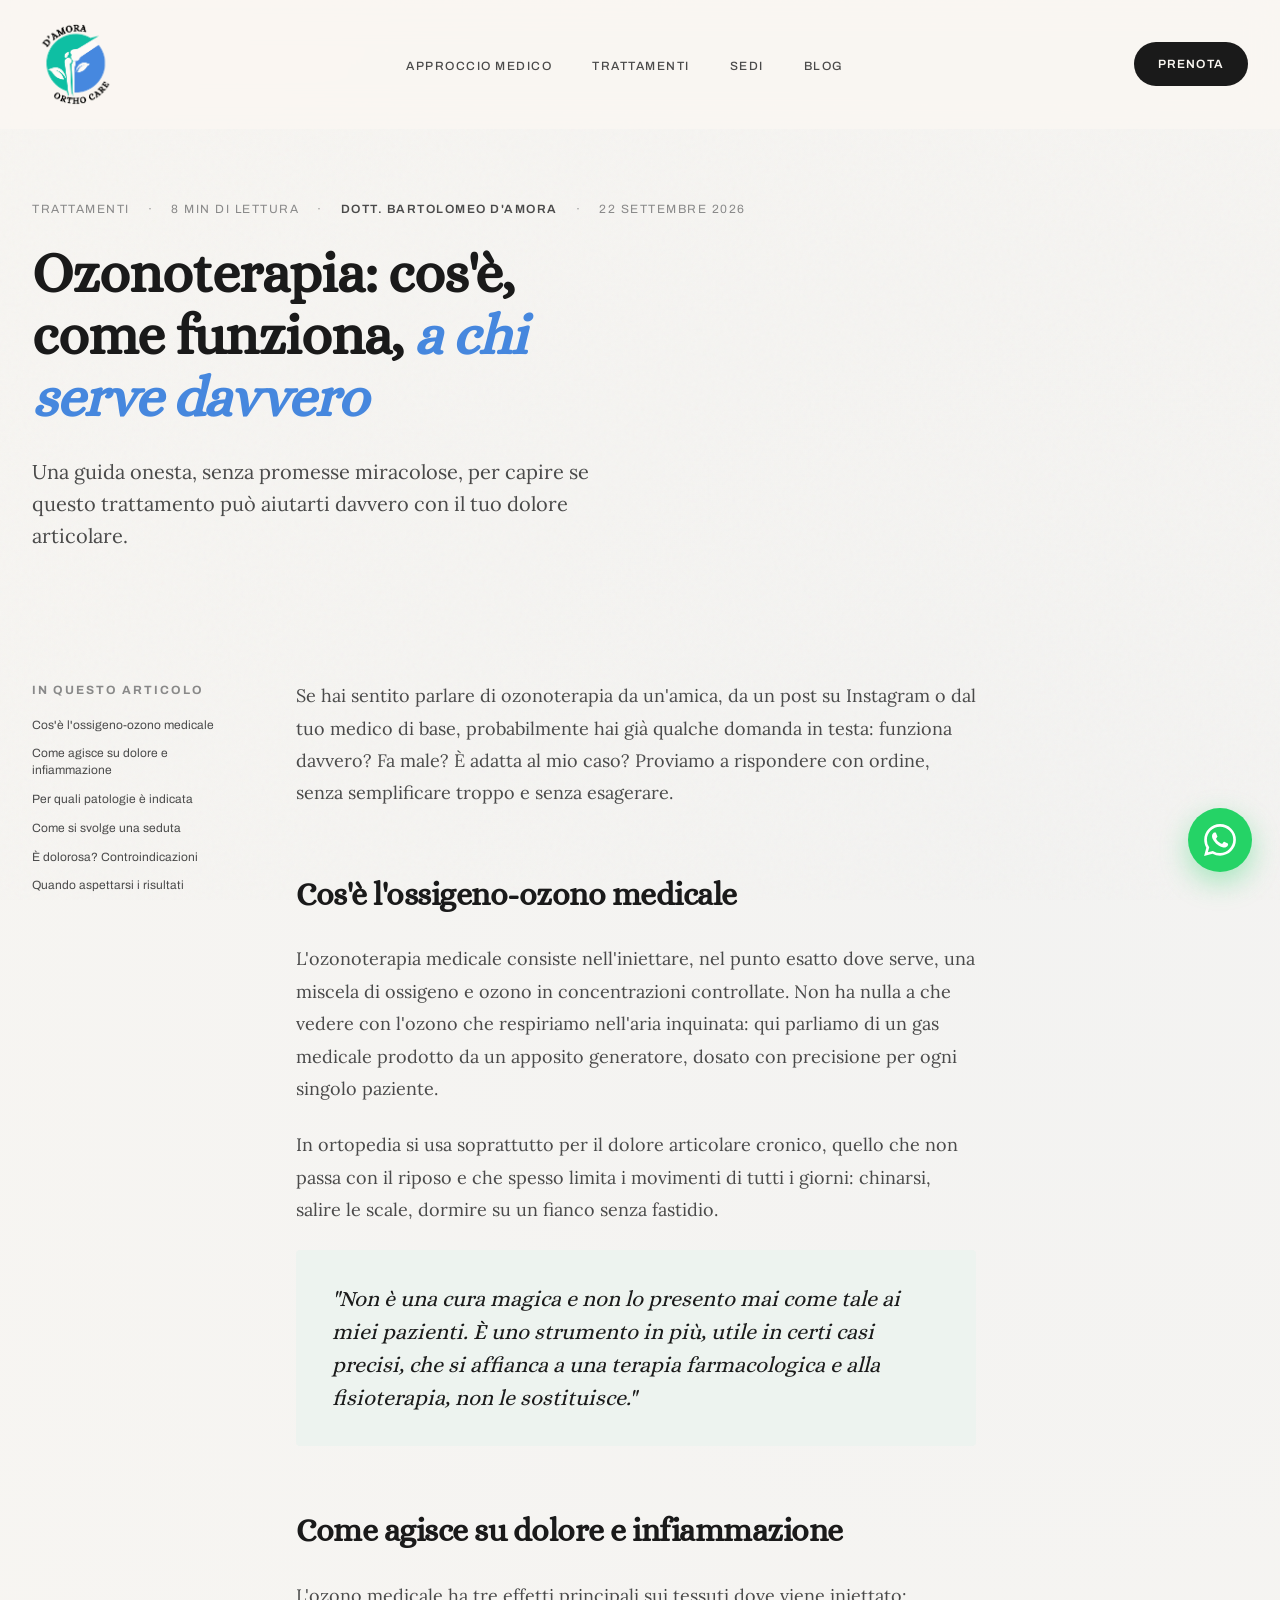
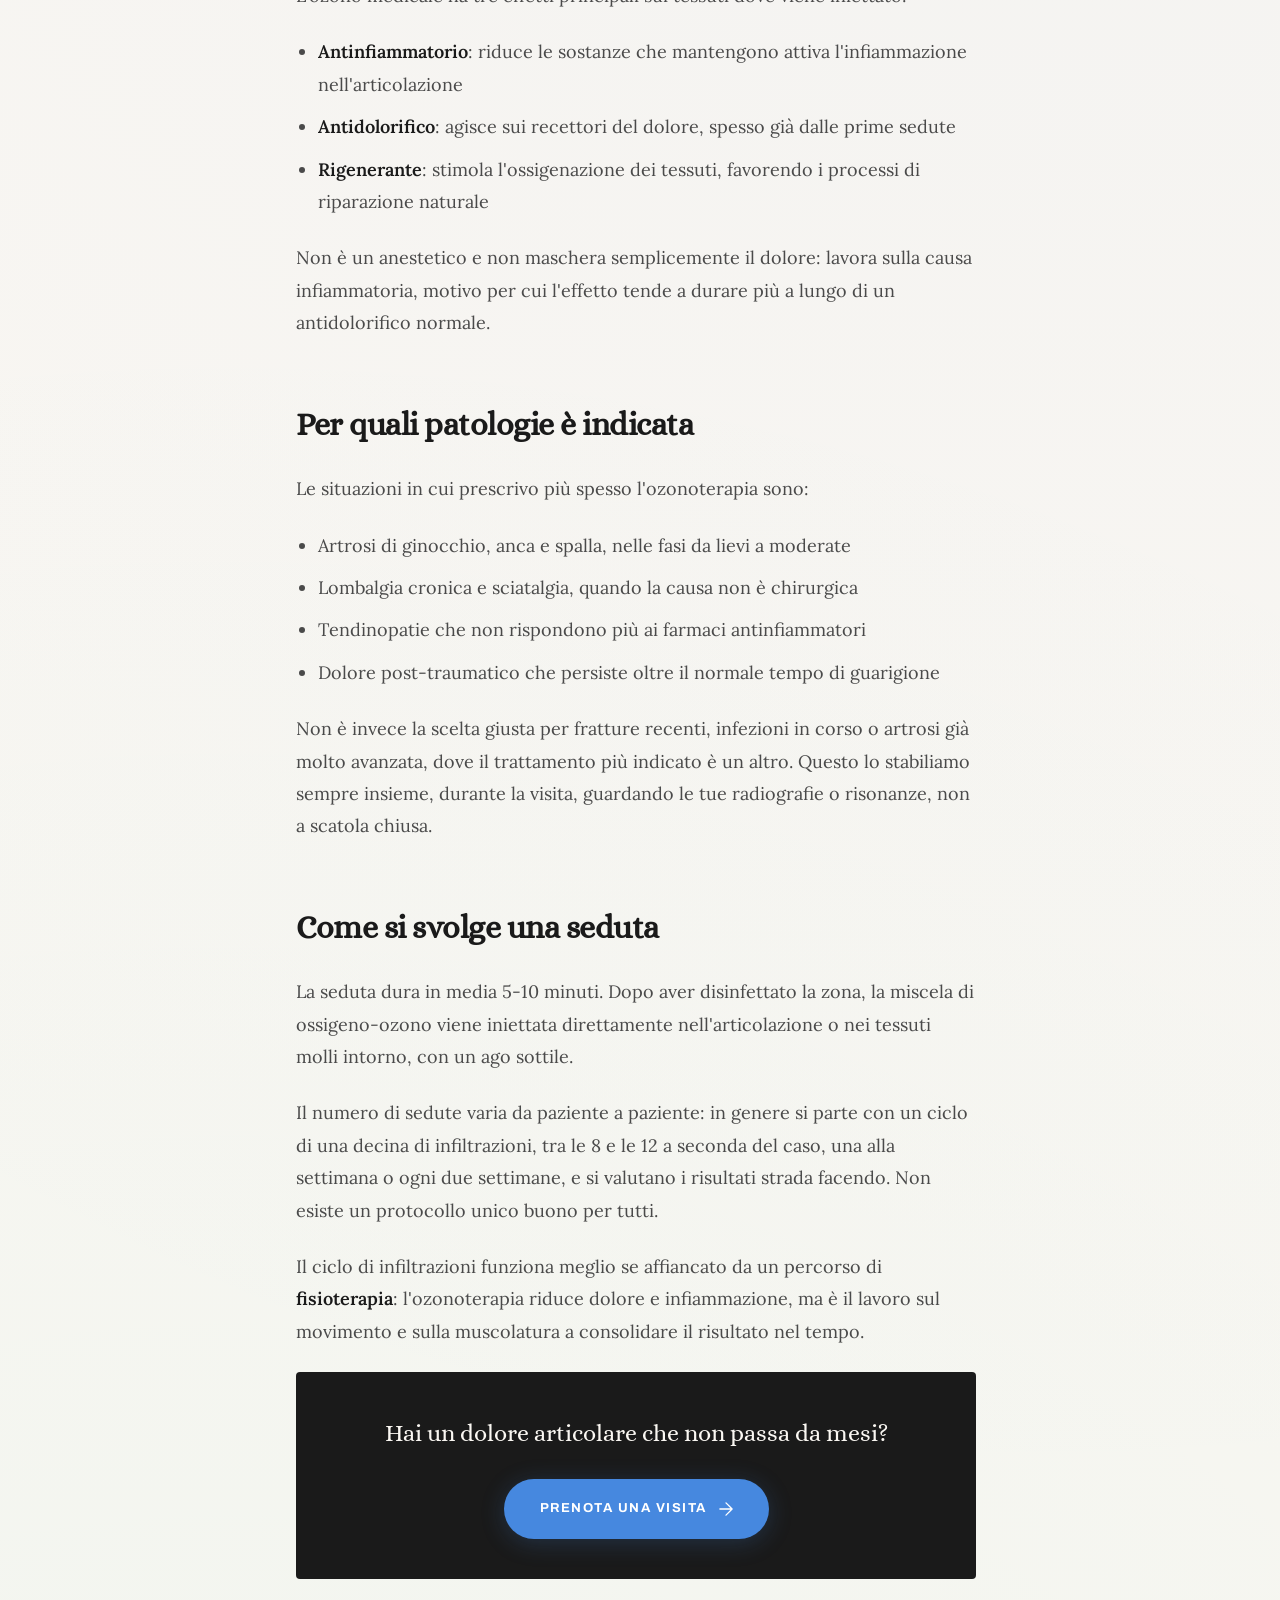
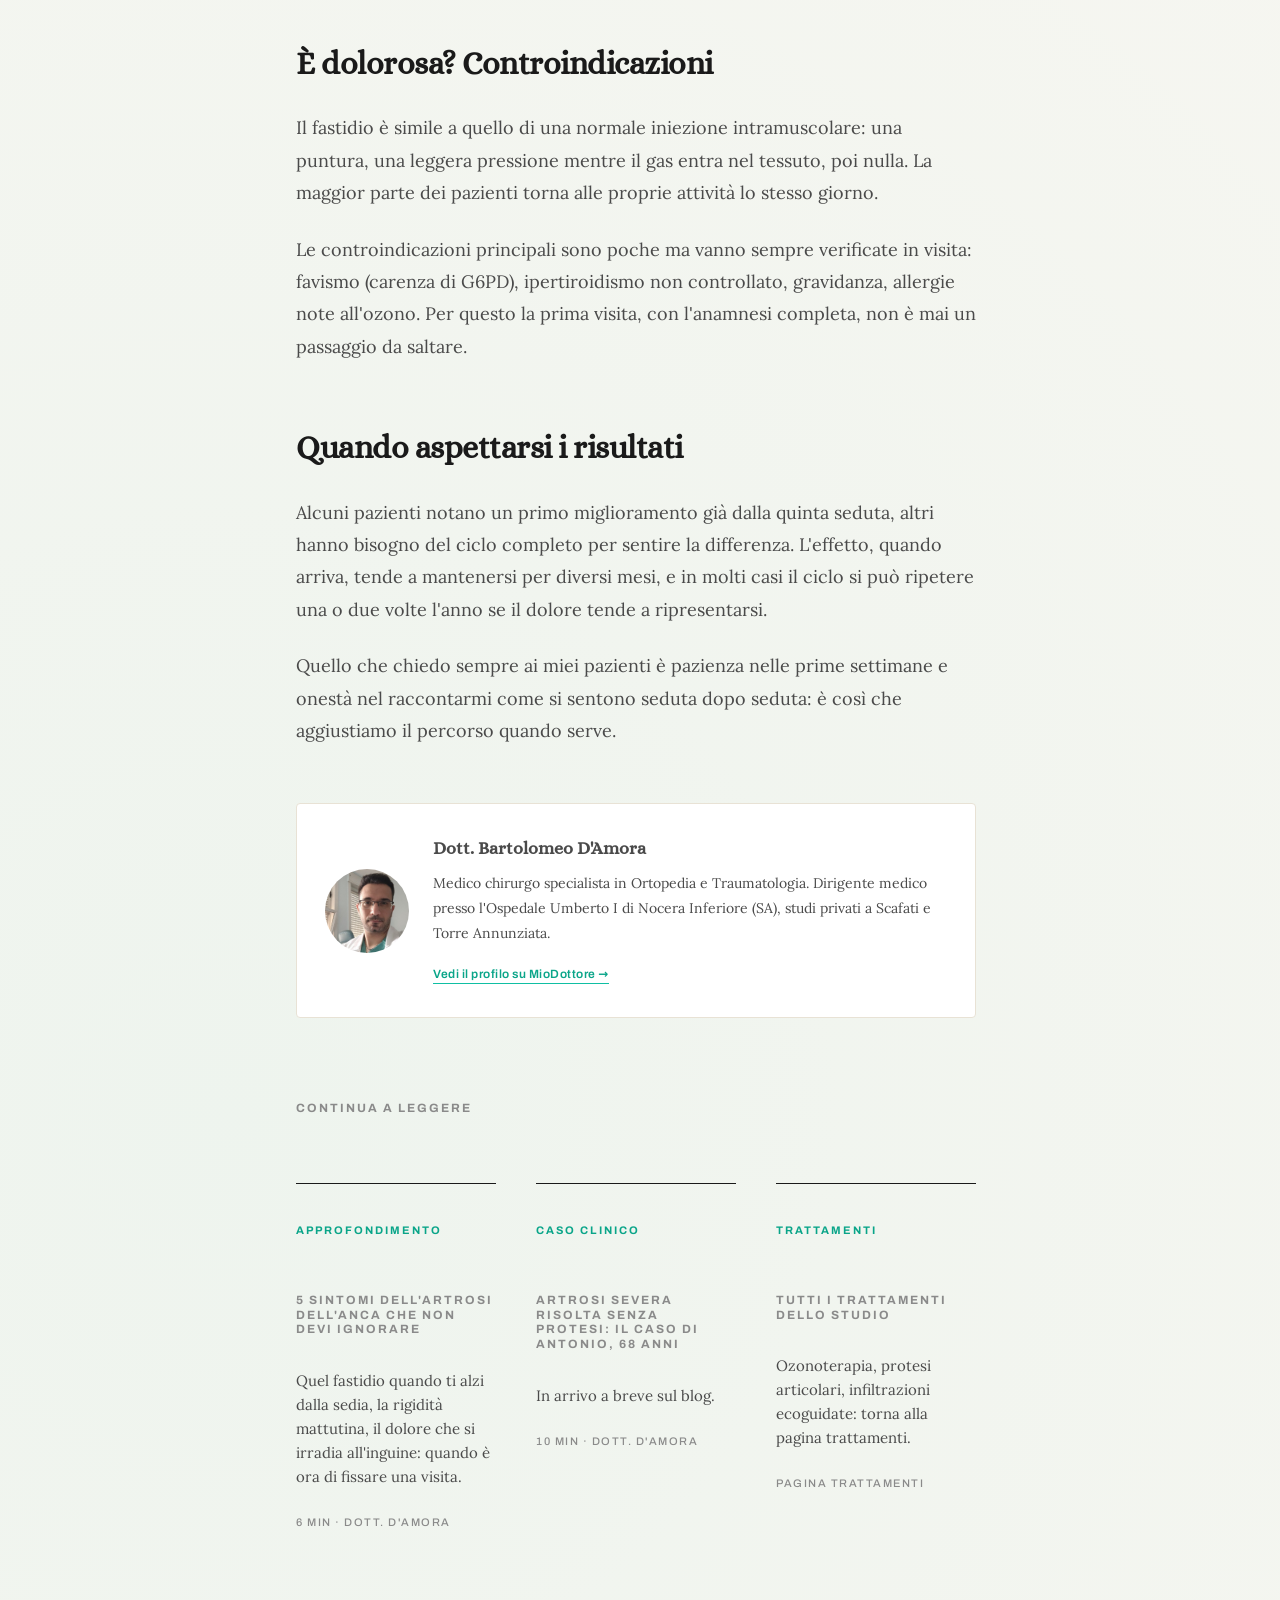
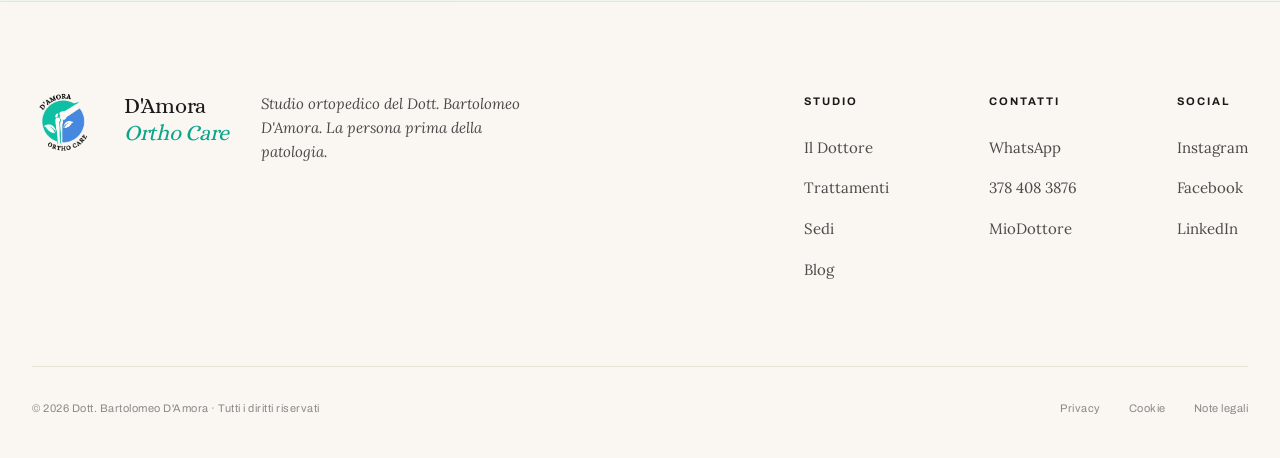
<file: blog/ozonoterapia-cosa-e-come-funziona.html>
<!DOCTYPE html>
<html lang="it">
<head>
<meta charset="UTF-8">
<meta name="viewport" content="width=device-width, initial-scale=1.0">
<title>Ozonoterapia: cos'è, come funziona, a chi serve davvero - D'Amora Ortho Care</title>
<meta name="description" content="Guida pratica all'ossigeno-ozono medicale: come funziona, per quali patologie è indicata, come si svolge una seduta e cosa aspettarsi. A cura del Dott. Bartolomeo D'Amora, Scafati e Torre Annunziata.">
<link rel="icon" type="image/png" href="../assets/logo.png">
<link rel="apple-touch-icon" href="../assets/logo.png">
<link rel="stylesheet" href="../assets/fonts.css">
<link rel="stylesheet" href="../assets/style.css">
</head>
<body>


<!-- =============== NAVIGATION =============== -->
<nav class="nav" id="nav">
  <div class="nav-inner">
    <a href="../index.html" class="brand">
      <img src="../assets/logo.png" alt="D'Amora Ortho Care">
    </a>
    <ul class="nav-links">
      <li><a href="../index.html#filosofia">Approccio Medico</a></li>
      <li><a href="../index.html#trattamenti">Trattamenti</a></li>
      <li><a href="../index.html#sedi">Sedi</a></li>
      <li><a href="index.html">Blog</a></li>
    </ul>
    <a href="../index.html#prenota" class="nav-cta">Prenota</a>
  </div>
</nav>

<!-- =============== ARTICLE HERO =============== -->
<section class="article-hero">
  <div class="container">
    <div class="article-meta-top">
      <span>Trattamenti</span>
      <span>·</span>
      <span>8 min di lettura</span>
      <span>·</span>
      <strong>Dott. Bartolomeo D'Amora</strong>
      <span>·</span>
      <span>22 settembre 2026</span>
    </div>
    <h1 class="article-title">Ozonoterapia: cos'è, come funziona, <em>a chi serve davvero</em></h1>
    <p class="article-subtitle">Una guida onesta, senza promesse miracolose, per capire se questo trattamento può aiutarti davvero con il tuo dolore articolare.</p>
  </div>
</section>

<!-- =============== ARTICLE BODY =============== -->
<section>
  <div class="container article-layout">
    <aside class="article-toc">
      <div class="article-toc-label">In questo articolo</div>
      <ol>
        <li><a href="#cose">Cos'è l'ossigeno-ozono medicale</a></li>
        <li><a href="#come-agisce">Come agisce su dolore e infiammazione</a></li>
        <li><a href="#patologie">Per quali patologie è indicata</a></li>
        <li><a href="#seduta">Come si svolge una seduta</a></li>
        <li><a href="#controindicazioni">È dolorosa? Controindicazioni</a></li>
        <li><a href="#risultati">Quando aspettarsi i risultati</a></li>
      </ol>
    </aside>

    <article class="article-body">
      <p>Se hai sentito parlare di ozonoterapia da un'amica, da un post su Instagram o dal tuo medico di base, probabilmente hai già qualche domanda in testa: funziona davvero? Fa male? È adatta al mio caso? Proviamo a rispondere con ordine, senza semplificare troppo e senza esagerare.</p>

      <h2 id="cose">Cos'è l'ossigeno-ozono medicale</h2>
      <p>L'ozonoterapia medicale consiste nell'iniettare, nel punto esatto dove serve, una miscela di ossigeno e ozono in concentrazioni controllate. Non ha nulla a che vedere con l'ozono che respiriamo nell'aria inquinata: qui parliamo di un gas medicale prodotto da un apposito generatore, dosato con precisione per ogni singolo paziente.</p>
      <p>In ortopedia si usa soprattutto per il dolore articolare cronico, quello che non passa con il riposo e che spesso limita i movimenti di tutti i giorni: chinarsi, salire le scale, dormire su un fianco senza fastidio.</p>

      <div class="article-pullquote">
        "Non è una cura magica e non lo presento mai come tale ai miei pazienti. È uno strumento in più, utile in certi casi precisi, che si affianca a una terapia farmacologica e alla fisioterapia, non le sostituisce."
      </div>

      <h2 id="come-agisce">Come agisce su dolore e infiammazione</h2>
      <p>L'ozono medicale ha tre effetti principali sui tessuti dove viene iniettato:</p>
      <ul>
        <li><strong>Antinfiammatorio</strong>: riduce le sostanze che mantengono attiva l'infiammazione nell'articolazione</li>
        <li><strong>Antidolorifico</strong>: agisce sui recettori del dolore, spesso già dalle prime sedute</li>
        <li><strong>Rigenerante</strong>: stimola l'ossigenazione dei tessuti, favorendo i processi di riparazione naturale</li>
      </ul>
      <p>Non è un anestetico e non maschera semplicemente il dolore: lavora sulla causa infiammatoria, motivo per cui l'effetto tende a durare più a lungo di un antidolorifico normale.</p>

      <h2 id="patologie">Per quali patologie è indicata</h2>
      <p>Le situazioni in cui prescrivo più spesso l'ozonoterapia sono:</p>
      <ul>
        <li>Artrosi di ginocchio, anca e spalla, nelle fasi da lievi a moderate</li>
        <li>Lombalgia cronica e sciatalgia, quando la causa non è chirurgica</li>
        <li>Tendinopatie che non rispondono più ai farmaci antinfiammatori</li>
        <li>Dolore post-traumatico che persiste oltre il normale tempo di guarigione</li>
      </ul>
      <p>Non è invece la scelta giusta per fratture recenti, infezioni in corso o artrosi già molto avanzata, dove il trattamento più indicato è un altro. Questo lo stabiliamo sempre insieme, durante la visita, guardando le tue radiografie o risonanze, non a scatola chiusa.</p>

      <h2 id="seduta">Come si svolge una seduta</h2>
      <p>La seduta dura in media 5-10 minuti. Dopo aver disinfettato la zona, la miscela di ossigeno-ozono viene iniettata direttamente nell'articolazione o nei tessuti molli intorno, con un ago sottile.</p>
      <p>Il numero di sedute varia da paziente a paziente: in genere si parte con un ciclo di una decina di infiltrazioni, tra le 8 e le 12 a seconda del caso, una alla settimana o ogni due settimane, e si valutano i risultati strada facendo. Non esiste un protocollo unico buono per tutti.</p>
      <p>Il ciclo di infiltrazioni funziona meglio se affiancato da un percorso di <strong>fisioterapia</strong>: l'ozonoterapia riduce dolore e infiammazione, ma è il lavoro sul movimento e sulla muscolatura a consolidare il risultato nel tempo.</p>

      <div class="article-cta-box">
        <p>Hai un dolore articolare che non passa da mesi?</p>
        <a href="https://www.miodottore.it/bartolomeo-d-amora/ortopedico" class="btn-primary" target="_blank" rel="noopener">
          Prenota una visita
          <svg width="14" height="14" viewBox="0 0 16 16" fill="none" aria-hidden="true">
            <path d="M1 8h14M15 8l-7-7M15 8l-7 7" stroke="currentColor" stroke-width="1.5" stroke-linecap="round" stroke-linejoin="round"/>
          </svg>
        </a>
      </div>

      <h2 id="controindicazioni">È dolorosa? Controindicazioni</h2>
      <p>Il fastidio è simile a quello di una normale iniezione intramuscolare: una puntura, una leggera pressione mentre il gas entra nel tessuto, poi nulla. La maggior parte dei pazienti torna alle proprie attività lo stesso giorno.</p>
      <p>Le controindicazioni principali sono poche ma vanno sempre verificate in visita: favismo (carenza di G6PD), ipertiroidismo non controllato, gravidanza, allergie note all'ozono. Per questo la prima visita, con l'anamnesi completa, non è mai un passaggio da saltare.</p>

      <h2 id="risultati">Quando aspettarsi i risultati</h2>
      <p>Alcuni pazienti notano un primo miglioramento già dalla quinta seduta, altri hanno bisogno del ciclo completo per sentire la differenza. L'effetto, quando arriva, tende a mantenersi per diversi mesi, e in molti casi il ciclo si può ripetere una o due volte l'anno se il dolore tende a ripresentarsi.</p>
      <p>Quello che chiedo sempre ai miei pazienti è pazienza nelle prime settimane e onestà nel raccontarmi come si sentono seduta dopo seduta: è così che aggiustiamo il percorso quando serve.</p>

      <div class="article-author-box">
        <img src="../assets/dottore-avatar.jpg" alt="Dott. Bartolomeo D'Amora">
        <div>
          <h4>Dott. Bartolomeo D'Amora</h4>
          <p>Medico chirurgo specialista in Ortopedia e Traumatologia. Dirigente medico presso l'Ospedale Umberto I di Nocera Inferiore (SA), studi privati a Scafati e Torre Annunziata.</p>
          <a href="https://www.miodottore.it/bartolomeo-d-amora/ortopedico" class="author-link" target="_blank" rel="noopener">Vedi il profilo su MioDottore →</a>
        </div>
      </div>

      <div class="article-related">
        <h3>Continua a leggere</h3>
        <div class="blog-grid">
          <a href="5-sintomi-artrosi-anca-non-ignorare.html" class="blog-card">
            <div class="blog-tag">Approfondimento</div>
            <h3 class="blog-title">5 sintomi dell'artrosi dell'anca che non devi ignorare</h3>
            <p class="blog-excerpt">Quel fastidio quando ti alzi dalla sedia, la rigidità mattutina, il dolore che si irradia all'inguine: quando è ora di fissare una visita.</p>
            <div class="blog-meta">6 min · Dott. D'Amora</div>
          </a>
          <a href="index.html" class="blog-card">
            <div class="blog-tag">Caso clinico</div>
            <h3 class="blog-title">Artrosi severa risolta senza protesi: il caso di Antonio, 68 anni</h3>
            <p class="blog-excerpt">In arrivo a breve sul blog.</p>
            <div class="blog-meta">10 min · Dott. D'Amora</div>
          </a>
          <a href="../index.html#trattamenti" class="blog-card">
            <div class="blog-tag">Trattamenti</div>
            <h3 class="blog-title">Tutti i trattamenti dello studio</h3>
            <p class="blog-excerpt">Ozonoterapia, protesi articolari, infiltrazioni ecoguidate: torna alla pagina trattamenti.</p>
            <div class="blog-meta">Pagina trattamenti</div>
          </a>
        </div>
      </div>
    </article>
  </div>
</section>

<!-- =============== FOOTER =============== -->
<footer>
  <div class="container">
    <div class="footer-grid">
      <div class="footer-brand-col">
        <div class="footer-brand-row">
          <img src="../assets/logo.png" alt="D'Amora Ortho Care">
          <div class="footer-brand">D'Amora<br><em>Ortho Care</em></div>
          <p class="footer-tagline">Studio ortopedico del Dott. Bartolomeo D'Amora. La persona prima della patologia.</p>
        </div>
      </div>
      <div class="footer-nav">
        <div class="footer-col">
          <h4>Studio</h4>
          <ul>
            <li><a href="../index.html#">Il Dottore</a></li>
            <li><a href="../index.html#trattamenti">Trattamenti</a></li>
            <li><a href="../index.html#sedi">Sedi</a></li>
            <li><a href="index.html">Blog</a></li>
          </ul>
        </div>
        <div class="footer-col">
          <h4>Contatti</h4>
          <ul>
            <li><a href="https://wa.me/393784083876">WhatsApp</a></li>
            <li><a href="tel:+393784083876">378 408 3876</a></li>
            <li><a href="https://www.miodottore.it/bartolomeo-d-amora/ortopedico">MioDottore</a></li>
          </ul>
        </div>
        <div class="footer-col">
          <h4>Social</h4>
          <ul>
            <li><a href="https://instagram.com/ortopedico_damora">Instagram</a></li>
            <li><a href="https://www.facebook.com/people/DAmora-Ortho-Care/61564949987445/" target="_blank" rel="noopener">Facebook</a></li>
            <li><a href="https://linkedin.com/in/bartolomeo-d-amora-4a7528174">LinkedIn</a></li>
          </ul>
        </div>
      </div>
    </div>
    <div class="footer-bottom">
      <div>© 2026 Dott. Bartolomeo D'Amora · Tutti i diritti riservati</div>
      <div class="footer-legal">
        <a href="#">Privacy</a>
        <a href="#">Cookie</a>
        <a href="#">Note legali</a>
      </div>
    </div>
  </div>
</footer>

<a href="https://wa.me/393784083876" class="whatsapp-float" aria-label="Contattaci su WhatsApp" target="_blank" rel="noopener">
  <svg width="32" height="32" viewBox="0 0 24 24" fill="white" aria-hidden="true"><path d="M17.472 14.382c-.297-.149-1.758-.867-2.03-.967-.273-.099-.471-.148-.67.15-.197.297-.767.966-.94 1.164-.173.199-.347.223-.644.075-.297-.15-1.255-.463-2.39-1.475-.883-.788-1.48-1.761-1.653-2.059-.173-.297-.018-.458.13-.606.134-.133.298-.347.446-.52.149-.174.198-.298.298-.497.099-.198.05-.371-.025-.52-.075-.149-.669-1.612-.916-2.207-.242-.579-.487-.5-.669-.51-.173-.008-.371-.01-.57-.01-.198 0-.52.074-.792.372-.272.297-1.04 1.016-1.04 2.479 0 1.462 1.065 2.875 1.213 3.074.149.198 2.096 3.2 5.077 4.487.709.306 1.262.489 1.694.625.712.227 1.36.195 1.871.118.571-.085 1.758-.719 2.006-1.413.248-.694.248-1.289.173-1.413-.074-.124-.272-.198-.57-.347m-5.421 7.403h-.004a9.87 9.87 0 01-5.031-1.378l-.361-.214-3.741.982.998-3.648-.235-.374a9.86 9.86 0 01-1.51-5.26c.001-5.45 4.436-9.884 9.888-9.884 2.64 0 5.122 1.03 6.988 2.898a9.825 9.825 0 012.893 6.994c-.003 5.45-4.437 9.884-9.885 9.884m8.413-18.297A11.815 11.815 0 0012.05 0C5.495 0 .16 5.335.157 11.892c0 2.096.547 4.142 1.588 5.945L.057 24l6.305-1.654a11.882 11.882 0 005.683 1.448h.005c6.554 0 11.89-5.335 11.893-11.893a11.821 11.821 0 00-3.48-8.413"/></svg>
  <span class="whatsapp-tooltip">Scrivici su WhatsApp</span>
</a>

<script>
(function() {
  const nav = document.getElementById('nav');
  const onScroll = () => {
    if (window.scrollY > 24) nav.classList.add('scrolled');
    else nav.classList.remove('scrolled');
  };
  window.addEventListener('scroll', onScroll, { passive: true });
  onScroll();

  // --- Hide WhatsApp float near the footer (avoids overlapping footer links) ---
  const waFloat = document.querySelector('.whatsapp-float');
  const footerEl = document.querySelector('footer');
  if (waFloat && footerEl && 'IntersectionObserver' in window) {
    const footerObserver = new IntersectionObserver((entries) => {
      entries.forEach(entry => waFloat.classList.toggle('whatsapp-hide', entry.isIntersecting));
    }, { threshold: 0.01 });
    footerObserver.observe(footerEl);
  }
})();
</script>
</body>
</html>
</file>
<file: assets/fonts.css>
/* Font ospitati sul sito (nessuna chiamata a Google). Alice, Archivo, Lora: SIL Open Font License. Sottoinsieme 'latin'. */
@font-face {
  font-family: 'Alice';
  font-style: normal;
  font-weight: 400;
  font-display: swap;
  src: url('fonts/alice-normal-400-latin.woff2') format('woff2');
}
@font-face {
  font-family: 'Archivo';
  font-style: normal;
  font-weight: 400;
  font-stretch: 100%;
  font-display: swap;
  src: url('fonts/archivo-normal-400-latin.woff2') format('woff2');
}
@font-face {
  font-family: 'Archivo';
  font-style: normal;
  font-weight: 500;
  font-stretch: 100%;
  font-display: swap;
  src: url('fonts/archivo-normal-400-latin.woff2') format('woff2');
}
@font-face {
  font-family: 'Archivo';
  font-style: normal;
  font-weight: 600;
  font-stretch: 100%;
  font-display: swap;
  src: url('fonts/archivo-normal-400-latin.woff2') format('woff2');
}
@font-face {
  font-family: 'Archivo';
  font-style: normal;
  font-weight: 700;
  font-stretch: 100%;
  font-display: swap;
  src: url('fonts/archivo-normal-400-latin.woff2') format('woff2');
}
@font-face {
  font-family: 'Archivo';
  font-style: normal;
  font-weight: 800;
  font-stretch: 100%;
  font-display: swap;
  src: url('fonts/archivo-normal-400-latin.woff2') format('woff2');
}
@font-face {
  font-family: 'Lora';
  font-style: italic;
  font-weight: 400;
  font-display: swap;
  src: url('fonts/lora-italic-400-latin.woff2') format('woff2');
}
@font-face {
  font-family: 'Lora';
  font-style: italic;
  font-weight: 500;
  font-display: swap;
  src: url('fonts/lora-italic-400-latin.woff2') format('woff2');
}
@font-face {
  font-family: 'Lora';
  font-style: normal;
  font-weight: 400;
  font-display: swap;
  src: url('fonts/lora-normal-400-latin.woff2') format('woff2');
}
@font-face {
  font-family: 'Lora';
  font-style: normal;
  font-weight: 500;
  font-display: swap;
  src: url('fonts/lora-normal-400-latin.woff2') format('woff2');
}
@font-face {
  font-family: 'Lora';
  font-style: normal;
  font-weight: 600;
  font-display: swap;
  src: url('fonts/lora-normal-400-latin.woff2') format('woff2');
}
</file>
<file: assets/style.css>
/* =========================================
   D'AMORA ORTHO CARE — DESIGN SYSTEM
   Aesthetic: Editorial Medical Boutique
   Refs: bbang.it (whitespace) + claudiacirillo.it (warmth)
   Type: Alice (display) · Archivo (sub for Agrandir) · Lora (body)
   Condiviso da tutte le pagine del sito (home, blog, articoli)
   ========================================= */

:root {
  /* Warm neutrals */
  --paper: #FAF7F2;
  --paper-deep: #F2EDE3;
  --white: #FFFFFF;
  --sage: #EDF3EF;
  --line: #E8E2D5;

  /* Brand colors */
  --teal: #0FBFA3;
  --teal-deep: #0AA589;
  --blue: #4688DF;
  --blue-deep: #2E6FCC;

  /* Ink scale */
  --ink: #1A1A1A;
  --ink-soft: #4A4A4A;
  --ink-faded: #8A8A8A;

  /* Type stack */
  --font-display: 'Alice', 'Cormorant Garamond', Georgia, serif;
  --font-sans: 'Archivo', 'Helvetica Neue', system-ui, sans-serif;
  --font-body: 'Lora', Georgia, serif;

  /* Layout */
  --container: 1280px;
  --section-y: 68px;
  --gutter: 32px;
}

* { margin: 0; padding: 0; box-sizing: border-box; }

html { scroll-behavior: smooth; }

body {
  background: var(--paper);
  color: var(--ink);
  font-family: var(--font-body);
  font-size: 17px;
  line-height: 1.7;
  -webkit-font-smoothing: antialiased;
  text-rendering: optimizeLegibility;
  background-image:
    radial-gradient(circle at 18% 82%, rgba(15, 191, 163, 0.05), transparent 55%),
    radial-gradient(circle at 82% 18%, rgba(70, 136, 223, 0.04), transparent 50%);
  overflow-x: hidden;
}

/* Subtle paper grain */
body::before {
  content: '';
  position: fixed;
  inset: 0;
  pointer-events: none;
  z-index: 1;
  opacity: 0.5;
  mix-blend-mode: multiply;
  background-image: url("data:image/svg+xml,%3Csvg viewBox='0 0 240 240' xmlns='http://www.w3.org/2000/svg'%3E%3Cfilter id='n'%3E%3CfeTurbulence type='fractalNoise' baseFrequency='0.9' numOctaves='3' stitchTiles='stitch'/%3E%3C/filter%3E%3Crect width='100%25' height='100%25' filter='url(%23n)' opacity='0.06'/%3E%3C/svg%3E");
}

.container {
  max-width: var(--container);
  margin: 0 auto;
  padding: 0 var(--gutter);
  position: relative;
}

/* ============================
   NAV
============================ */
.nav {
  position: sticky;
  top: 0;
  z-index: 100;
  backdrop-filter: blur(18px);
  -webkit-backdrop-filter: blur(18px);
  background: rgba(250, 247, 242, 0.82);
  border-bottom: 1px solid transparent;
  transition: border-color 0.3s ease, background 0.3s ease;
}
.nav.scrolled {
  border-bottom-color: var(--line);
}

.nav-inner {
  display: flex;
  align-items: center;
  justify-content: space-between;
  padding: 22px var(--gutter);
  max-width: var(--container);
  margin: 0 auto;
}

.brand {
  display: flex;
  align-items: center;
  text-decoration: none;
  color: var(--ink);
}
.brand img {
  height: 84px;
  width: auto;
  display: block;
}

.nav-links {
  display: flex;
  gap: 40px;
  list-style: none;
}
.nav-links a {
  font-family: var(--font-sans);
  font-size: 12px;
  letter-spacing: 1.5px;
  text-transform: uppercase;
  font-weight: 500;
  color: var(--ink-soft);
  text-decoration: none;
  transition: color 0.2s;
  position: relative;
  padding: 4px 0;
}
.nav-links a:hover { color: var(--ink); }
.nav-links a::after {
  content: '';
  position: absolute;
  bottom: -2px;
  left: 0;
  right: 0;
  height: 1px;
  background: var(--teal);
  transform: scaleX(0);
  transform-origin: left;
  transition: transform 0.4s cubic-bezier(0.65, 0, 0.35, 1);
}
.nav-links a:hover::after { transform: scaleX(1); }

.nav-cta {
  font-family: var(--font-sans);
  font-size: 12px;
  font-weight: 600;
  letter-spacing: 1.2px;
  padding: 12px 24px;
  background: var(--ink);
  color: var(--paper);
  text-decoration: none;
  text-transform: uppercase;
  border-radius: 100px;
  transition: background 0.25s ease, transform 0.25s ease;
}
.nav-cta:hover {
  background: var(--blue-deep);
  transform: translateY(-1px);
}

/* ============================
   HERO
============================ */
.hero {
  padding: 60px 0 var(--section-y);
  position: relative;
  overflow: hidden;
}

.hero-mark {
  position: absolute;
  right: -80px;
  top: 40px;
  font-family: var(--font-display);
  font-size: clamp(280px, 30vw, 480px);
  color: var(--paper-deep);
  z-index: 0;
  line-height: 0.8;
  user-select: none;
  letter-spacing: -16px;
  pointer-events: none;
}

.hero-grid {
  display: grid;
  grid-template-columns: 1fr 1fr;
  gap: 80px;
  align-items: stretch;
  position: relative;
  z-index: 2;
}
.hero-content {
  display: flex;
  flex-direction: column;
  justify-content: space-between;
}

.kicker {
  font-family: var(--font-sans);
  font-size: 11px;
  letter-spacing: 3px;
  text-transform: uppercase;
  color: var(--teal-deep);
  font-weight: 600;
  margin-bottom: 32px;
  display: inline-flex;
  align-items: center;
  gap: 14px;
}
.kicker::before {
  display: none;
}

.hero-claim {
  font-family: var(--font-display);
  font-size: clamp(34px, 4.6vw, 60px);
  line-height: 1.08;
  letter-spacing: -1.2px;
  margin-bottom: 36px;
  color: var(--ink);
}
.hero-claim em {
  font-style: italic;
  color: var(--blue);
  font-weight: normal;
}

.hero-intro {
  font-family: var(--font-body);
  font-size: 19px;
  line-height: 1.65;
  color: var(--ink-soft);
  max-width: 540px;
  margin-bottom: 48px;
}
.hero-intro strong { color: var(--ink); font-weight: 600; }

.hero-actions {
  display: flex;
  gap: 28px;
  align-items: center;
  flex-wrap: wrap;
}

.btn-primary {
  font-family: var(--font-sans);
  font-size: 13px;
  font-weight: 700;
  letter-spacing: 1.5px;
  padding: 18px 36px;
  background: var(--blue);
  color: var(--white);
  text-decoration: none;
  text-transform: uppercase;
  border-radius: 100px;
  display: inline-flex;
  align-items: center;
  gap: 12px;
  transition: all 0.3s cubic-bezier(0.65, 0, 0.35, 1);
  box-shadow: 0 4px 24px rgba(70, 136, 223, 0.22);
}
.btn-primary:hover {
  background: var(--blue-deep);
  transform: translateY(-2px);
  box-shadow: 0 10px 32px rgba(70, 136, 223, 0.35);
}
.btn-primary svg { transition: transform 0.3s; }
.btn-primary:hover svg { transform: translateX(4px); }

.btn-secondary {
  font-family: var(--font-sans);
  font-size: 13px;
  font-weight: 600;
  letter-spacing: 1.2px;
  text-transform: uppercase;
  color: var(--ink);
  text-decoration: none;
  display: inline-flex;
  align-items: center;
  gap: 8px;
  border-bottom: 1px solid var(--ink);
  padding-bottom: 4px;
  transition: color 0.25s, border-color 0.25s;
}
.btn-secondary:hover {
  color: var(--teal-deep);
  border-color: var(--teal);
}

.hero-portrait {
  position: relative;
  aspect-ratio: 4/5;
  border-radius: 4px;
  overflow: hidden;
  background: var(--paper-deep);
  box-shadow: 0 30px 60px -20px rgba(26, 26, 26, 0.18);
}
.hero-portrait img {
  width: 100%;
  height: 100%;
  object-fit: cover;
  filter: contrast(1.04) saturate(0.92);
}
.hero-portrait::after {
  content: '';
  position: absolute;
  inset: 0;
  background: linear-gradient(180deg, transparent 55%, rgba(26, 26, 26, 0.55));
  pointer-events: none;
}

.hero-portrait-caption {
  position: absolute;
  bottom: 28px;
  left: 28px;
  right: 28px;
  color: var(--white);
  font-family: var(--font-display);
  font-size: 16px;
  font-style: italic;
  z-index: 2;
  line-height: 1.4;
}
.hero-portrait-caption small {
  display: block;
  font-family: var(--font-sans);
  font-size: 10px;
  letter-spacing: 2.5px;
  text-transform: uppercase;
  font-style: normal;
  margin-top: 10px;
  opacity: 0.85;
  font-weight: 500;
}

/* ============================
   NUMBERS STRIP
============================ */
.numbers {
  border-top: 1px solid var(--line);
  border-bottom: 1px solid var(--line);
  padding: 70px 0;
  background: rgba(255, 255, 255, 0.4);
}

.numbers-grid {
  display: grid;
  grid-template-columns: repeat(4, 1fr);
  gap: 40px;
}

.number-item {
  text-align: left;
  border-left: 1px solid var(--line);
  padding-left: 32px;
}
.number-item:first-child {
  border-left: none;
  padding-left: 0;
}

.number-value {
  font-family: var(--font-display);
  font-size: clamp(48px, 5vw, 72px);
  line-height: 1;
  color: var(--ink);
  margin-bottom: 12px;
  letter-spacing: -1.5px;
}
.number-value em {
  color: var(--teal-deep);
  font-style: italic;
}

.number-label {
  font-family: var(--font-sans);
  font-size: 11px;
  letter-spacing: 2px;
  text-transform: uppercase;
  color: var(--ink-faded);
  font-weight: 500;
}

/* ============================
   GENERIC SECTION
============================ */
section {
  padding: var(--section-y) 0;
  position: relative;
}

.section-title {
  font-family: var(--font-display);
  font-size: clamp(36px, 5vw, 60px);
  line-height: 1.08;
  letter-spacing: -1px;
  margin-bottom: 32px;
  max-width: 22ch;
}
.section-title em {
  font-style: italic;
  color: var(--blue);
}

.center { text-align: center; }
.center .kicker { justify-content: center; }
.center .section-title { margin-left: auto; margin-right: auto; }

/* ============================
   FILOSOFIA
============================ */
.filosofia {
  background: var(--sage);
  text-align: center;
  position: relative;
}

.filosofia .kicker { justify-content: center; margin-bottom: 40px; }

.filosofia-quote {
  font-family: var(--font-display);
  font-size: clamp(28px, 4.4vw, 60px);
  line-height: 1.18;
  letter-spacing: -1px;
  max-width: 18ch;
  margin: 0 auto 36px;
  color: var(--ink);
}
.filosofia-quote em {
  font-style: italic;
  color: var(--blue);
}

.filosofia-attr {
  font-family: var(--font-sans);
  font-size: 11px;
  letter-spacing: 3px;
  text-transform: uppercase;
  color: var(--ink-soft);
  margin-bottom: 60px;
  font-weight: 500;
}
.filosofia-attr::before, .filosofia-attr::after {
  content: '';
}

.filosofia-text {
  font-family: var(--font-body);
  font-size: 19px;
  line-height: 1.75;
  max-width: 640px;
  margin: 0 auto;
  color: var(--ink-soft);
}

/* ============================
   TRATTAMENTI (editorial list)
============================ */
.treatments-list {
  border-top: 1px solid var(--ink);
  margin-top: 56px;
}

.treatment-item {
  border-bottom: 1px solid var(--line);
  padding: 56px 0;
  display: grid;
  grid-template-columns: 80px 1.1fr 2fr 60px;
  gap: 40px;
  align-items: start;
  position: relative;
  text-decoration: none;
  color: inherit;
  transition: background 0.4s ease;
}
.treatment-item:hover {
  background: rgba(15, 191, 163, 0.04);
}

.treatment-num {
  font-family: var(--font-display);
  font-size: 28px;
  font-style: italic;
  color: var(--teal);
}

.treatment-title {
  font-family: var(--font-display);
  font-size: clamp(28px, 3vw, 40px);
  line-height: 1.08;
  letter-spacing: -0.5px;
  color: var(--ink);
}

.treatment-desc {
  font-family: var(--font-body);
  font-size: 17px;
  line-height: 1.7;
  color: var(--ink-soft);
  max-width: 580px;
}
.treatment-desc strong {
  font-weight: 500;
  color: var(--ink);
  background: linear-gradient(180deg, transparent 62%, rgba(15, 191, 163, 0.22) 62%);
  padding: 0 2px;
}

.treatment-arrow {
  font-family: var(--font-display);
  font-size: 28px;
  color: var(--ink-faded);
  text-align: right;
  transition: color 0.3s, transform 0.3s;
  align-self: center;
}
.treatment-item:hover .treatment-arrow {
  color: var(--blue);
  transform: translateX(10px);
}

/* ============================
   TESTIMONIANZE
============================ */
.testimonianze {
  background: var(--paper-deep);
}

.testimonianze-grid {
  display: grid;
  grid-template-columns: 1fr 1fr;
  gap: 80px;
  margin-top: 80px;
}

.testimonial {
  position: relative;
  padding-top: 50px;
}
.testimonial::before {
  content: '\201C';
  position: absolute;
  top: -40px;
  left: -16px;
  font-family: var(--font-display);
  font-size: 200px;
  line-height: 1;
  color: var(--teal);
  opacity: 0.28;
  pointer-events: none;
}

.testimonial-text {
  font-family: var(--font-body);
  font-style: italic;
  font-size: 20px;
  line-height: 1.7;
  color: var(--ink);
  margin-bottom: 32px;
  position: relative;
  z-index: 1;
}

.testimonial-attr {
  display: flex;
  align-items: center;
  gap: 14px;
  font-family: var(--font-sans);
  font-size: 12px;
  color: var(--ink-soft);
  flex-wrap: wrap;
}
.testimonial-attr strong {
  font-weight: 700;
  color: var(--ink);
  letter-spacing: 1.5px;
  text-transform: uppercase;
}
.testimonial-divider {
  width: 24px;
  height: 1px;
  background: var(--ink-faded);
  display: inline-block;
}

/* ============================
   SEDI
============================ */
.sedi-grid {
  display: grid;
  grid-template-columns: 1fr 1fr;
  gap: 32px;
  margin-top: 64px;
}

.sede-card {
  background: var(--white);
  border: 1px solid var(--line);
  border-radius: 4px;
  overflow: hidden;
  transition: transform 0.4s cubic-bezier(0.65, 0, 0.35, 1), box-shadow 0.4s;
}
.sede-card:hover {
  transform: translateY(-6px);
  box-shadow: 0 24px 48px rgba(26, 26, 26, 0.1);
}

.sede-map {
  aspect-ratio: 16/10;
  background: var(--paper-deep);
  position: relative;
  overflow: hidden;
}
.sede-photo,
.sede-photo picture {
  display: block;
  width: 100%;
  height: 100%;
}
.sede-photo img {
  display: block;
  width: 100%;
  height: 100%;
  object-fit: cover;
  transition: transform 0.6s cubic-bezier(0.65, 0, 0.35, 1);
}
.sede-photo:hover img,
.sede-photo:focus-visible img {
  transform: scale(1.03);
}
.sede-photo:focus-visible {
  outline: 3px solid var(--blue);
  outline-offset: -3px;
}
.sede-photo {
  position: relative;
}
.sede-photo-hint {
  position: absolute;
  right: 16px;
  bottom: 16px;
  display: inline-flex;
  align-items: center;
  gap: 8px;
  padding: 10px 16px;
  border-radius: 999px;
  background: var(--blue);
  color: #fff;
  font-family: var(--font-sans);
  font-size: 13px;
  font-weight: 600;
  letter-spacing: 0.3px;
  box-shadow: 0 4px 16px rgba(26, 26, 26, 0.22);
  transition: background 0.3s, color 0.3s;
}
.sede-photo:hover .sede-photo-hint,
.sede-photo:focus-visible .sede-photo-hint {
  background: var(--teal);
  color: #fff;
}
.sede-link-alt {
  margin-left: 20px;
  opacity: 0.75;
}

.sede-content {
  padding: 36px;
}
.sede-city {
  font-family: var(--font-sans);
  font-size: 11px;
  letter-spacing: 2.5px;
  text-transform: uppercase;
  color: var(--teal-deep);
  font-weight: 600;
  margin-bottom: 14px;
}
.sede-name {
  font-family: var(--font-display);
  font-size: 32px;
  line-height: 1.1;
  margin-bottom: 16px;
  letter-spacing: -0.5px;
}
.sede-address {
  font-family: var(--font-body);
  font-size: 16px;
  color: var(--ink-soft);
  margin-bottom: 24px;
  line-height: 1.6;
}
.sede-link {
  font-family: var(--font-sans);
  font-size: 12px;
  font-weight: 600;
  letter-spacing: 1.2px;
  text-transform: uppercase;
  color: var(--ink);
  text-decoration: none;
  border-bottom: 1px solid var(--ink);
  padding-bottom: 4px;
  transition: color 0.25s, border-color 0.25s;
}
.sede-link:hover {
  color: var(--blue);
  border-color: var(--blue);
}

.sedi-extra {
  display: grid;
  grid-template-columns: repeat(auto-fit, minmax(130px, 1fr));
  gap: 32px 24px;
  margin-top: 60px;
  padding-top: 40px;
  border-top: 1px solid var(--line);
}
.sedi-extra-item {
  text-align: center;
}
.sedi-extra-item strong {
  font-family: var(--font-display);
  font-size: 22px;
  display: block;
  margin-bottom: 6px;
}
.sedi-extra-item span {
  font-family: var(--font-sans);
  font-size: 11px;
  letter-spacing: 2px;
  text-transform: uppercase;
  color: var(--ink-faded);
  font-weight: 500;
}

/* ============================
   BLOG
============================ */
.blog-grid {
  display: grid;
  grid-template-columns: repeat(3, 1fr);
  gap: 40px;
  margin-top: 64px;
}

.blog-card {
  display: block;
  text-decoration: none;
  color: var(--ink);
  border-top: 1px solid var(--ink);
  padding-top: 28px;
  transition: opacity 0.3s;
}
.blog-card:hover {
  opacity: 0.55;
}

.blog-tag {
  font-family: var(--font-sans);
  font-size: 11px;
  letter-spacing: 2px;
  text-transform: uppercase;
  font-weight: 700;
  color: var(--teal-deep);
  margin-bottom: 16px;
  display: inline-block;
}

.blog-title {
  font-family: var(--font-display);
  font-size: 26px;
  line-height: 1.22;
  margin-bottom: 16px;
  letter-spacing: -0.3px;
}

.blog-excerpt {
  font-family: var(--font-body);
  font-size: 15px;
  line-height: 1.6;
  color: var(--ink-soft);
  margin-bottom: 24px;
}

.blog-meta {
  font-family: var(--font-sans);
  font-size: 11px;
  letter-spacing: 1.5px;
  text-transform: uppercase;
  color: var(--ink-faded);
  font-weight: 500;
}

.blog-cta {
  text-align: center;
  margin-top: 60px;
}

/* ============================
   PRENOTA (dark)
============================ */
.prenota {
  background: var(--ink);
  color: var(--paper);
  text-align: center;
  position: relative;
  overflow: hidden;
}
.prenota::before {
  content: '';
  position: absolute;
  inset: 0;
  background:
    radial-gradient(circle at 25% 50%, rgba(15, 191, 163, 0.18), transparent 50%),
    radial-gradient(circle at 75% 50%, rgba(70, 136, 223, 0.16), transparent 50%);
  pointer-events: none;
}
.prenota .container {
  position: relative;
  z-index: 1;
}

.prenota .kicker {
  color: var(--teal);
  justify-content: center;
}
.prenota .kicker::before {
  background: var(--teal);
}

.prenota-title {
  font-family: var(--font-display);
  font-size: clamp(40px, 6vw, 80px);
  line-height: 1.08;
  letter-spacing: -1.2px;
  margin-bottom: 24px;
  color: var(--paper);
  max-width: 16ch;
  margin-left: auto;
  margin-right: auto;
}
.prenota-title em {
  color: var(--teal);
  font-style: italic;
}

.prenota-sub {
  font-family: var(--font-body);
  font-size: 19px;
  color: rgba(250, 247, 242, 0.72);
  max-width: 600px;
  margin: 0 auto 64px;
  line-height: 1.7;
}

.contact-options {
  display: grid;
  grid-template-columns: repeat(3, 1fr);
  gap: 24px;
  max-width: 920px;
  margin: 0 auto;
}

.contact-option {
  display: flex;
  flex-direction: column;
  align-items: center;
  padding: 44px 28px;
  background: rgba(250, 247, 242, 0.04);
  border: 1px solid rgba(250, 247, 242, 0.1);
  border-radius: 4px;
  text-decoration: none;
  color: var(--paper);
  transition: all 0.4s cubic-bezier(0.65, 0, 0.35, 1);
}
.contact-option:hover {
  background: rgba(250, 247, 242, 0.07);
  border-color: var(--teal);
  transform: translateY(-6px);
}

.contact-icon {
  width: 52px;
  height: 52px;
  border-radius: 50%;
  background: rgba(15, 191, 163, 0.15);
  display: flex;
  align-items: center;
  justify-content: center;
  margin-bottom: 24px;
  color: var(--teal);
  transition: background 0.3s;
}
.contact-option:hover .contact-icon {
  background: rgba(15, 191, 163, 0.25);
}

.contact-label {
  font-family: var(--font-sans);
  font-size: 11px;
  letter-spacing: 2.5px;
  text-transform: uppercase;
  font-weight: 700;
  color: var(--teal);
  margin-bottom: 10px;
}

.contact-value {
  font-family: var(--font-display);
  font-size: 24px;
  margin-bottom: 6px;
  letter-spacing: -0.3px;
}

.contact-meta {
  font-family: var(--font-body);
  font-size: 14px;
  color: rgba(250, 247, 242, 0.55);
}

/* ============================
   FOOTER
============================ */
footer {
  padding: 90px 0 40px;
  background: var(--paper);
  border-top: 1px solid var(--line);
}

.footer-grid {
  display: flex;
  justify-content: space-between;
  align-items: flex-start;
  flex-wrap: wrap;
  gap: 40px 60px;
  margin-bottom: 70px;
}

.footer-brand-row {
  display: flex;
  align-items: flex-start;
  gap: 32px;
  flex-wrap: wrap;
}
.footer-brand-row img {
  height: 60px;
  width: auto;
  display: block;
  flex-shrink: 0;
}
.footer-brand {
  font-family: var(--font-display);
  font-size: 22px;
  line-height: 1.25;
  letter-spacing: -0.3px;
  flex-shrink: 0;
  text-align: left;
}
.footer-brand em {
  font-style: italic;
  color: var(--teal-deep);
}

.footer-tagline {
  font-family: var(--font-body);
  font-style: italic;
  color: var(--ink-soft);
  font-size: 15px;
  line-height: 1.6;
  max-width: 280px;
}

.footer-nav {
  display: flex;
  gap: 100px;
}

.footer-col h4 {
  font-family: var(--font-sans);
  font-size: 11px;
  letter-spacing: 2px;
  text-transform: uppercase;
  font-weight: 700;
  margin-bottom: 22px;
  color: var(--ink);
}

.footer-col ul {
  list-style: none;
}
.footer-col li {
  margin-bottom: 12px;
}
.footer-col a {
  font-family: var(--font-body);
  font-size: 15px;
  color: var(--ink-soft);
  text-decoration: none;
  transition: color 0.2s;
}
.footer-col a:hover {
  color: var(--ink);
}

.footer-bottom {
  border-top: 1px solid var(--line);
  padding-top: 32px;
  display: flex;
  justify-content: space-between;
  align-items: center;
  font-family: var(--font-sans);
  font-size: 11px;
  color: var(--ink-faded);
  letter-spacing: 0.5px;
  flex-wrap: wrap;
  gap: 16px;
}
.footer-legal {
  display: flex;
  gap: 28px;
}
.footer-legal a {
  color: var(--ink-faded);
  text-decoration: none;
  transition: color 0.2s;
}
.footer-legal a:hover { color: var(--ink); }

/* ============================
   WHATSAPP FLOATING
============================ */
.whatsapp-float {
  position: fixed;
  bottom: 28px;
  right: 28px;
  width: 64px;
  height: 64px;
  background: #25D366;
  border-radius: 50%;
  display: flex;
  align-items: center;
  justify-content: center;
  box-shadow: 0 10px 28px rgba(37, 211, 102, 0.38);
  z-index: 50;
  transition: transform 0.3s ease, opacity 0.3s ease;
  text-decoration: none;
}
.whatsapp-float:hover {
  transform: scale(1.08);
}
.whatsapp-float.whatsapp-hide {
  opacity: 0;
  pointer-events: none;
  transform: scale(0.8);
}

.whatsapp-float::after {
  content: '';
  position: absolute;
  inset: -2px;
  border-radius: 50%;
  border: 2px solid #25D366;
  opacity: 0;
  animation: pulse 2.6s infinite;
}
@keyframes pulse {
  0% { opacity: 0.5; transform: scale(1); }
  100% { opacity: 0; transform: scale(1.5); }
}

.whatsapp-tooltip {
  position: absolute;
  right: calc(100% + 14px);
  top: 50%;
  transform: translateY(-50%) translateX(8px);
  background: var(--ink);
  color: var(--paper);
  padding: 11px 18px;
  border-radius: 100px;
  font-family: var(--font-sans);
  font-size: 11px;
  letter-spacing: 1.2px;
  text-transform: uppercase;
  font-weight: 600;
  white-space: nowrap;
  opacity: 0;
  pointer-events: none;
  transition: opacity 0.3s, transform 0.3s;
}
.whatsapp-float:hover .whatsapp-tooltip {
  opacity: 1;
  transform: translateY(-50%) translateX(0);
}

/* ============================
   SCROLL ANIMATIONS
============================ */
.fade-up {
  opacity: 0;
  transform: translateY(28px);
  transition: opacity 0.9s cubic-bezier(0.4, 0, 0.2, 1), transform 0.9s cubic-bezier(0.4, 0, 0.2, 1);
}
.fade-up.in-view {
  opacity: 1;
  transform: translateY(0);
}

@media (prefers-reduced-motion: reduce) {
  *, *::before, *::after {
    animation-duration: 0.01ms !important;
    animation-iteration-count: 1 !important;
    transition-duration: 0.01ms !important;
    scroll-behavior: auto !important;
  }
}

/* ============================
   ARTICOLO BLOG
============================ */
.draft-banner {
  background: #FFF4D6;
  color: #6B5200;
  text-align: center;
  font-family: var(--font-sans);
  font-size: 13px;
  font-weight: 700;
  letter-spacing: 0.5px;
  padding: 14px var(--gutter);
  border-bottom: 1px solid #E8D28A;
}

.article-hero {
  padding: 70px 0 60px;
}
.article-meta-top {
  font-family: var(--font-sans);
  font-size: 12px;
  letter-spacing: 1.5px;
  text-transform: uppercase;
  color: var(--ink-faded);
  margin-bottom: 24px;
  display: flex;
  gap: 18px;
  flex-wrap: wrap;
  align-items: center;
}
.article-meta-top strong { color: var(--ink-soft); font-weight: 600; }

.article-title {
  font-family: var(--font-display);
  font-size: clamp(34px, 5vw, 56px);
  line-height: 1.1;
  letter-spacing: -1px;
  max-width: 18ch;
  margin-bottom: 28px;
}
.article-title em { font-style: italic; color: var(--blue); }

.article-subtitle {
  font-family: var(--font-body);
  font-size: 20px;
  line-height: 1.6;
  color: var(--ink-soft);
  max-width: 620px;
}

.article-cover {
  margin-top: 48px;
  border-radius: 4px;
  overflow: hidden;
  aspect-ratio: 21/9;
  background: var(--sage);
}
.article-cover img { width: 100%; height: 100%; object-fit: cover; }

.article-layout {
  display: grid;
  grid-template-columns: 200px 1fr;
  gap: 64px;
  align-items: start;
}

.article-toc {
  position: sticky;
  top: 110px;
  font-family: var(--font-sans);
  font-size: 12px;
}
.article-toc-label {
  letter-spacing: 2px;
  text-transform: uppercase;
  color: var(--ink-faded);
  font-weight: 700;
  margin-bottom: 16px;
}
.article-toc ol {
  list-style: none;
  display: flex;
  flex-direction: column;
  gap: 12px;
}
.article-toc a {
  color: var(--ink-soft);
  text-decoration: none;
  line-height: 1.4;
  display: block;
  transition: color 0.2s;
}
.article-toc a:hover { color: var(--teal-deep); }

.article-body {
  max-width: 680px;
  font-size: 18px;
  line-height: 1.8;
  color: var(--ink-soft);
}
.article-body p { margin-bottom: 24px; }
.article-body h2 {
  font-family: var(--font-display);
  font-size: 32px;
  color: var(--ink);
  letter-spacing: -0.5px;
  margin: 56px 0 20px;
  scroll-margin-top: 110px;
}
.article-body h3 {
  font-family: var(--font-sans);
  font-size: 15px;
  letter-spacing: 1px;
  text-transform: uppercase;
  color: var(--teal-deep);
  font-weight: 700;
  margin: 36px 0 14px;
  scroll-margin-top: 110px;
}
.article-body ul, .article-body ol {
  margin: 0 0 24px 22px;
}
.article-body li { margin-bottom: 10px; }
.article-body strong { color: var(--ink); font-weight: 600; }

.article-pullquote {
  background: var(--sage);
  border-radius: 4px;
  padding: 32px 36px;
  margin: 12px 0 32px;
  font-family: var(--font-display);
  font-style: italic;
  font-size: 22px;
  line-height: 1.5;
  color: var(--ink);
}

.article-cta-box {
  background: var(--ink);
  color: var(--paper);
  border-radius: 4px;
  padding: 40px;
  margin: 12px 0 40px;
  text-align: center;
}
.article-cta-box p {
  font-family: var(--font-display);
  font-size: 24px;
  margin-bottom: 24px;
  color: var(--paper);
}
.article-cta-box .btn-primary { margin: 0 auto; }

.article-author-box {
  display: flex;
  gap: 24px;
  align-items: center;
  background: var(--white);
  border: 1px solid var(--line);
  border-radius: 4px;
  padding: 28px;
  margin-top: 56px;
}
.article-author-box img {
  width: 84px;
  height: 84px;
  border-radius: 50%;
  object-fit: cover;
  object-position: center 40%;
  flex-shrink: 0;
}
.article-author-box h4 {
  font-family: var(--font-display);
  font-size: 18px;
  margin-bottom: 6px;
}
.article-author-box p {
  font-family: var(--font-body);
  font-size: 14px;
  color: var(--ink-soft);
  margin-bottom: 10px;
}
.article-author-box .author-link {
  font-family: var(--font-sans);
  font-size: 12px;
  font-weight: 600;
  letter-spacing: 0.5px;
  color: var(--teal-deep);
  text-decoration: none;
  border-bottom: 1px solid var(--teal);
  padding-bottom: 2px;
  transition: color 0.2s, border-color 0.2s;
}
.article-author-box .author-link:hover {
  color: var(--blue-deep);
  border-color: var(--blue);
}

.article-related {
  margin-top: 80px;
}
.article-related h3 {
  font-family: var(--font-sans);
  font-size: 12px;
  letter-spacing: 2px;
  text-transform: uppercase;
  color: var(--ink-faded);
  font-weight: 700;
  margin-bottom: 32px;
}

/* Blog index page */
.blog-index-grid {
  display: grid;
  grid-template-columns: repeat(3, 1fr);
  gap: 40px;
  margin-top: 64px;
}
.blog-filter {
  display: flex;
  gap: 12px;
  margin-top: 32px;
  flex-wrap: wrap;
}
.blog-filter a {
  font-family: var(--font-sans);
  font-size: 12px;
  letter-spacing: 1px;
  text-transform: uppercase;
  font-weight: 600;
  color: var(--ink-soft);
  text-decoration: none;
  padding: 10px 20px;
  border: 1px solid var(--line);
  border-radius: 100px;
  transition: all 0.2s;
}
.blog-filter a:hover, .blog-filter a.active {
  background: var(--ink);
  color: var(--paper);
  border-color: var(--ink);
}

/* ============================
   TESTIMONIANZE V2 (colonne animate)
============================ */
.testimonials-v2 {
  background: var(--paper-deep);
  overflow: hidden;
}

.testimonials-v2-grid {
  display: flex;
  justify-content: center;
  gap: 24px;
  margin-top: 64px;
  max-height: 760px;
  overflow: hidden;
  -webkit-mask-image: linear-gradient(to bottom, transparent, black 8%, black 92%, transparent);
  mask-image: linear-gradient(to bottom, transparent, black 8%, black 92%, transparent);
}

.testimonial-column {
  flex: 1 1 0;
  max-width: 360px;
  overflow: hidden;
}
.testimonial-column:nth-child(2) { display: none; }
.testimonial-column:nth-child(3) { display: none; }

.testimonial-track {
  display: flex;
  flex-direction: column;
  gap: 24px;
  animation: testimonialScroll linear infinite;
  animation-duration: var(--ttrack-duration, 34s);
}
.testimonial-column:hover .testimonial-track {
  animation-play-state: paused;
}

@keyframes testimonialScroll {
  from { transform: translateY(0); }
  to { transform: translateY(-50%); }
}

.testimonial-card-v2 {
  background: var(--white);
  border: 1px solid var(--line);
  border-radius: 20px;
  padding: 32px;
  box-shadow: 0 2px 12px rgba(26, 26, 26, 0.04);
  transition: transform 0.3s ease, box-shadow 0.3s ease;
}
.testimonial-card-v2:hover {
  transform: translateY(-4px);
  box-shadow: 0 20px 40px rgba(26, 26, 26, 0.08);
}

.testimonial-stars {
  color: var(--teal);
  font-size: 14px;
  letter-spacing: 2px;
  margin-bottom: 14px;
}

.testimonial-card-v2 p {
  font-family: var(--font-body);
  font-size: 16px;
  line-height: 1.6;
  color: var(--ink-soft);
  margin-bottom: 22px;
}

.testimonial-card-v2-footer {
  display: flex;
  align-items: center;
  gap: 12px;
}

.testimonial-avatar-initials {
  width: 42px;
  height: 42px;
  border-radius: 50%;
  display: flex;
  align-items: center;
  justify-content: center;
  flex-shrink: 0;
  font-family: var(--font-sans);
  font-size: 13px;
  font-weight: 700;
  color: var(--white);
  letter-spacing: 0.5px;
}
.avatar-c1 { background: var(--teal); }
.avatar-c2 { background: var(--blue); }
.avatar-c3 { background: var(--teal-deep); }
.avatar-c4 { background: var(--blue-deep); }

.testimonial-card-v2-name {
  font-family: var(--font-sans);
  font-size: 13px;
  font-weight: 700;
  color: var(--ink);
}
.testimonial-card-v2-meta {
  font-family: var(--font-sans);
  font-size: 11px;
  color: var(--ink-faded);
  display: flex;
  align-items: center;
  gap: 5px;
  margin-top: 2px;
}
.testimonial-card-v2-meta svg { flex-shrink: 0; }

.testimonials-v2-cta {
  text-align: center;
  margin-top: 48px;
}

@media (min-width: 700px) {
  .testimonial-column:nth-child(2) { display: block; }
}
@media (min-width: 980px) {
  .testimonial-column:nth-child(3) { display: block; }
}
@media (prefers-reduced-motion: reduce) {
  .testimonial-track { animation: none; }
}

/* ============================
   RESPONSIVE
============================ */
@media (max-width: 980px) {
  :root { --section-y: 48px; --gutter: 24px; }
  .nav-links { display: none; }
  .hero-grid {
    grid-template-columns: 1.5fr 1fr;
    gap: 28px;
    align-items: start;
  }
  .hero-portrait { max-width: 100%; margin-top: 70px; }
  .hero-mark { display: none; }
  .numbers-grid {
    grid-template-columns: repeat(2, 1fr);
    gap: 32px 24px;
  }
  .number-item:nth-child(3) {
    border-left: none;
    padding-left: 0;
  }
  .treatment-item {
    grid-template-columns: 50px 1fr;
    gap: 16px;
    padding: 40px 0;
  }
  .treatment-title { grid-column: 2; font-size: 26px; }
  .treatment-desc { grid-column: 2; }
  .treatment-arrow { display: none; }
  .testimonianze-grid {
    grid-template-columns: 1fr;
    gap: 70px;
  }
  .sedi-grid, .blog-grid, .blog-index-grid {
    grid-template-columns: 1fr;
    gap: 28px;
  }
  .contact-options {
    grid-template-columns: repeat(3, 1fr);
    gap: 10px;
  }
  .sedi-extra {
    grid-template-columns: repeat(auto-fit, minmax(100px, 1fr));
    gap: 24px 12px;
  }
  .sedi-extra-item strong {
    font-size: 17px;
  }
  .sedi-extra-item span {
    font-size: 9px;
    letter-spacing: 1px;
  }
  .contact-option {
    padding: 20px 10px;
  }
  .contact-icon {
    width: 38px;
    height: 38px;
    margin-bottom: 14px;
  }
  .contact-icon svg {
    width: 16px;
    height: 16px;
  }
  .contact-label {
    font-size: 9px;
    letter-spacing: 1.5px;
    margin-bottom: 6px;
  }
  .contact-value {
    font-size: 15px;
    margin-bottom: 4px;
  }
  .contact-meta {
    font-size: 11px;
    line-height: 1.3;
  }
  .footer-grid {
    flex-direction: column;
    align-items: flex-start;
    gap: 56px;
    padding: 0 40px;
  }
  .footer-tagline {
    max-width: 280px;
  }
  .footer-nav {
    width: 100%;
  }
  .footer-bottom {
    flex-direction: column;
    align-items: flex-start;
  }
  .whatsapp-float { width: 56px; height: 56px; bottom: 20px; right: 20px; }
  .whatsapp-float svg { width: 28px; height: 28px; }
  .article-layout { grid-template-columns: 1fr; }
  .article-toc { position: static; margin-bottom: 40px; }
}

@media (max-width: 560px) {
  .footer-nav { gap: 28px; flex-wrap: wrap; }
  .nav-cta { padding: 10px 18px; font-size: 11px; }
  .brand img { height: 64px; }
  .article-author-box { flex-direction: column; text-align: center; }
  .sedi-extra { grid-template-columns: repeat(2, 1fr); }
  .sedi-extra-item:last-child { grid-column: 1 / -1; }
  .hero-portrait { margin-top: 47px; }
  .hero-portrait::after { display: none; }
  .hero-portrait-caption {
    position: static;
    color: var(--ink);
    text-align: center;
    margin-top: 16px;
    font-size: 14px;
  }
  .hero-portrait-caption small { font-size: 9px; margin-top: 4px; color: var(--ink-faded); opacity: 1; }
  .hero-claim { font-size: 24px; margin-bottom: 16px; }
  .hero-intro { font-size: 14px; line-height: 1.55; margin-bottom: 20px; }
  .kicker { margin-bottom: 16px; font-size: 9px; letter-spacing: 2px; }
  .hero-content { min-width: 0; }
  .hero-actions { gap: 14px; }
  .btn-primary { padding: 12px 20px; font-size: 11px; gap: 8px; }
  .btn-secondary { font-size: 11px; }
}
</file>
<file: assets/article-figure.css>
.article-figure { margin: 36px 0 40px; }
.article-figure img {
  width: 100%;
  max-height: 560px;
  object-fit: cover;
  object-position: center 35%;
  border-radius: 4px;
  display: block;
}
.article-figure figcaption {
  font-family: var(--font-sans);
  font-size: 13px;
  line-height: 1.5;
  color: var(--ink-faded);
  margin-top: 10px;
}

.article-reel-box {
  background: var(--sage);
  border-radius: 4px;
  padding: 32px 36px;
  margin: 12px 0 40px;
}
.article-reel-box p { margin-bottom: 18px; color: var(--ink); }
.article-reel-box .btn-primary { margin: 0; }
</file>
